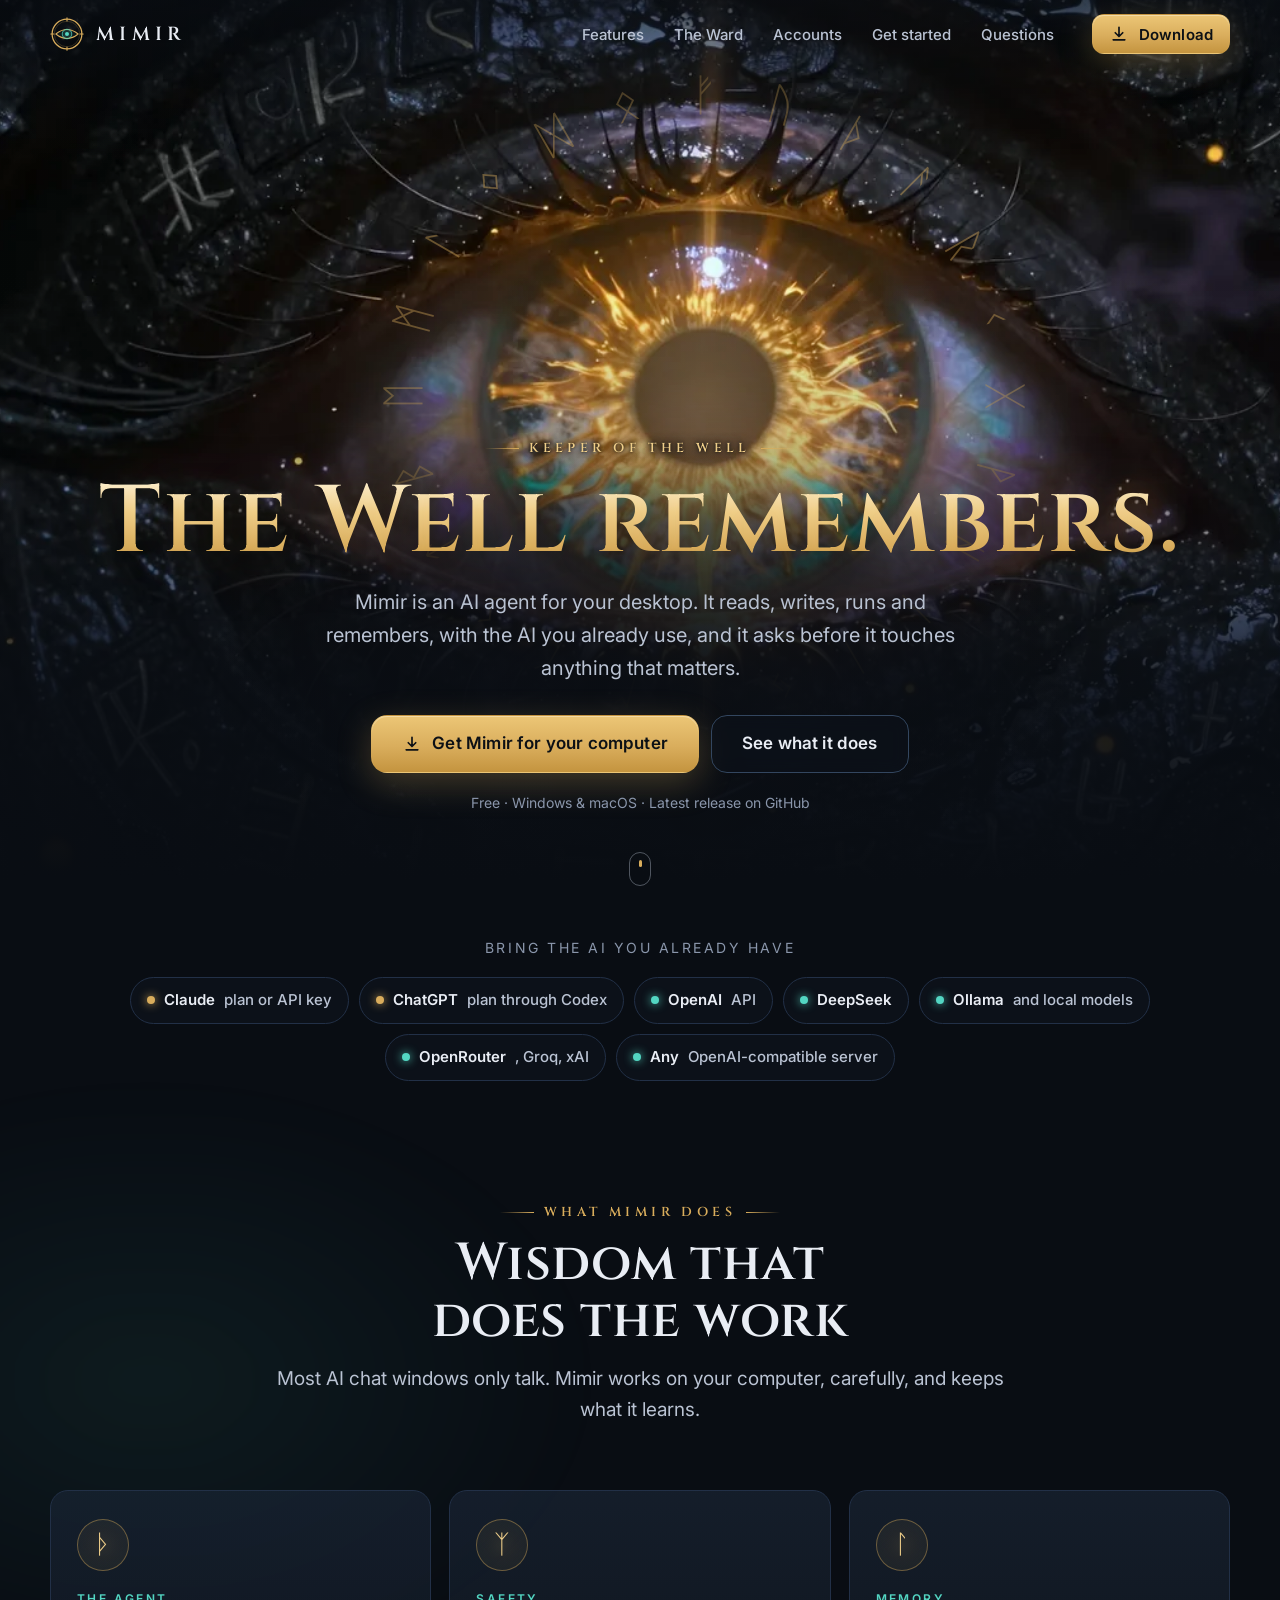
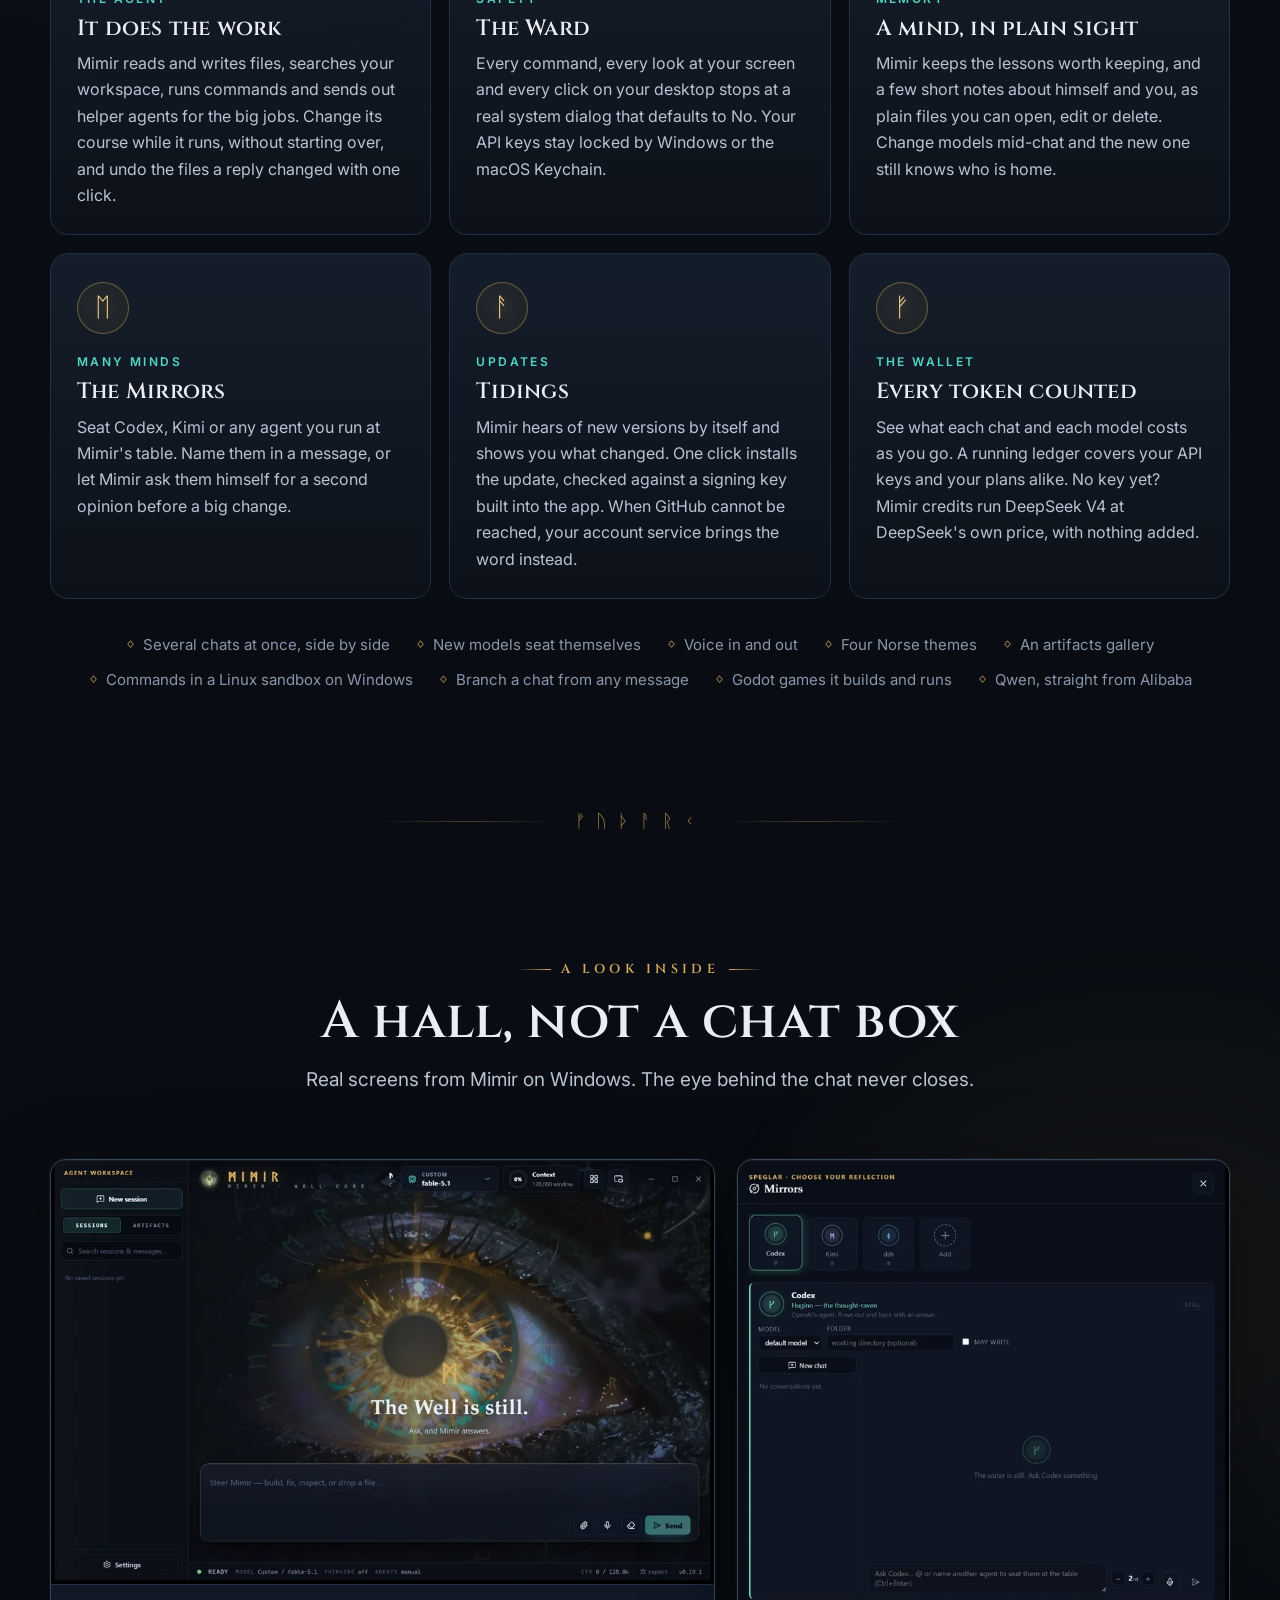
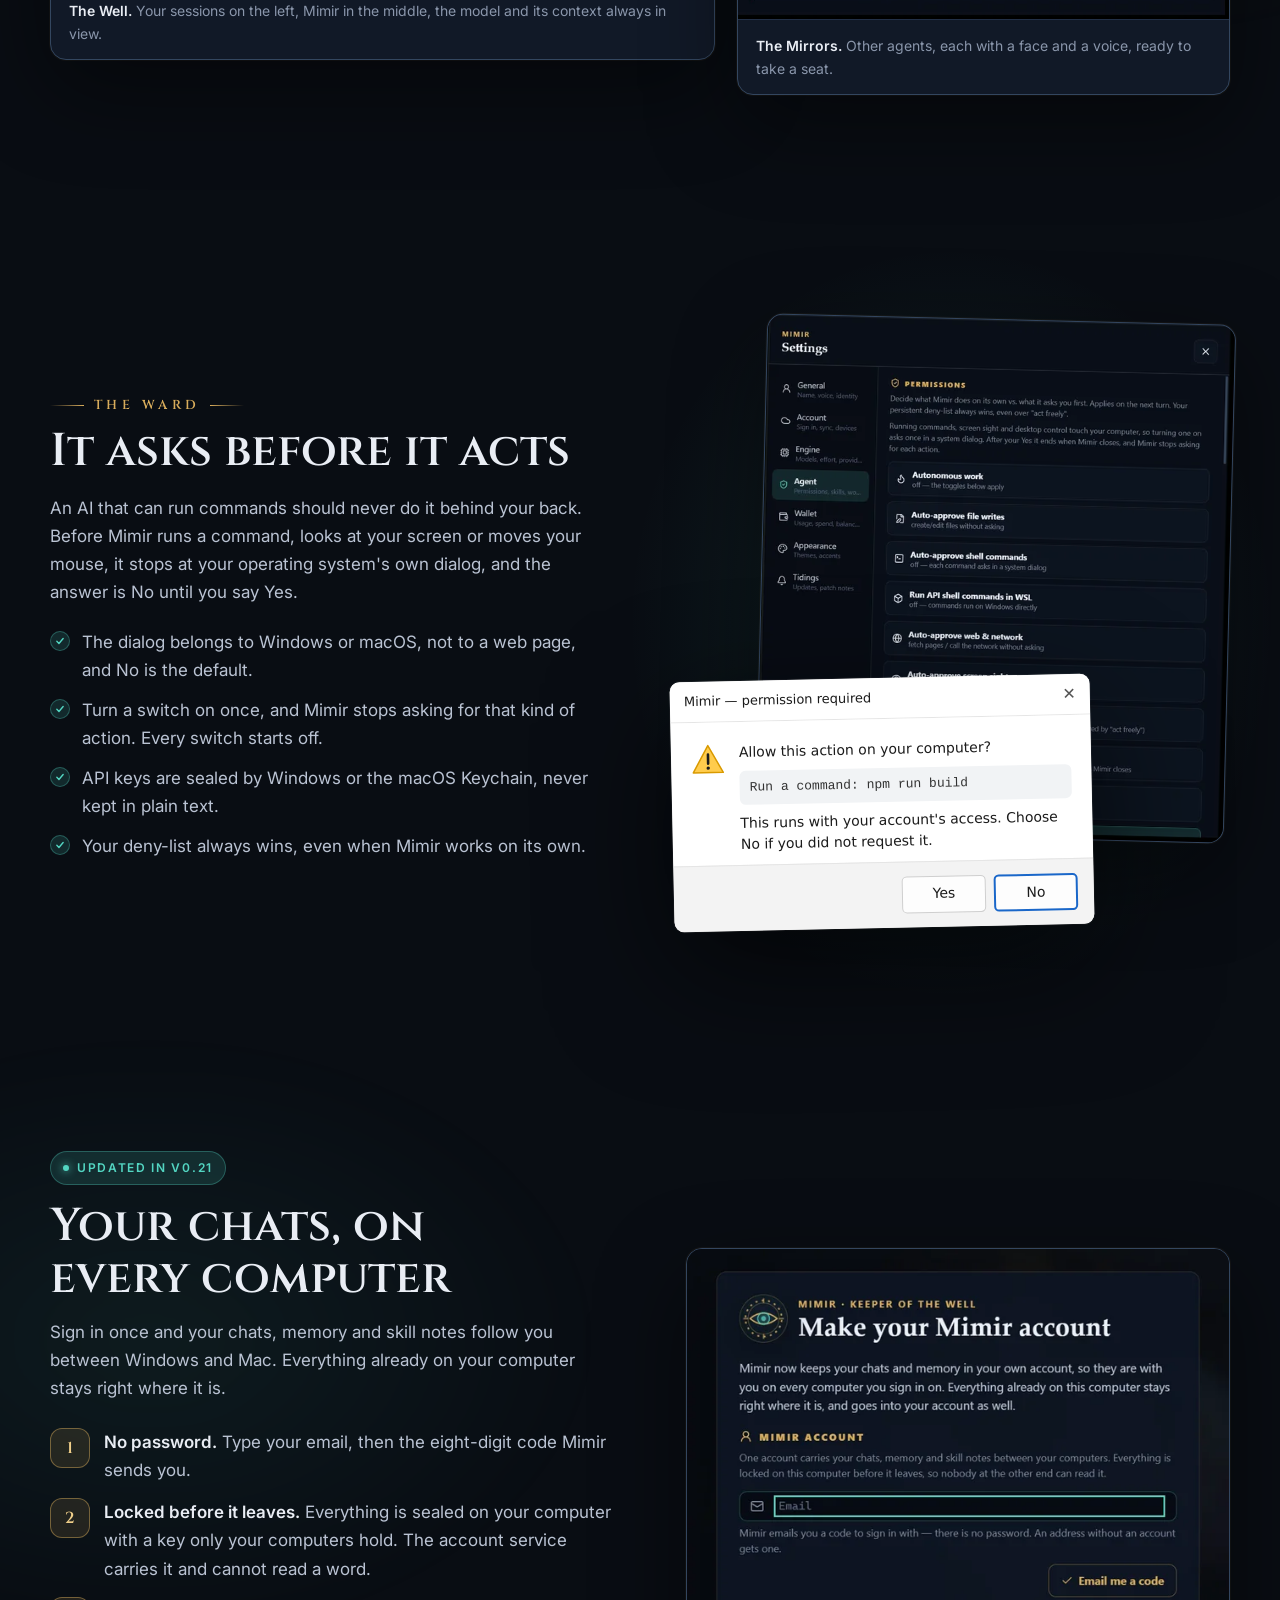
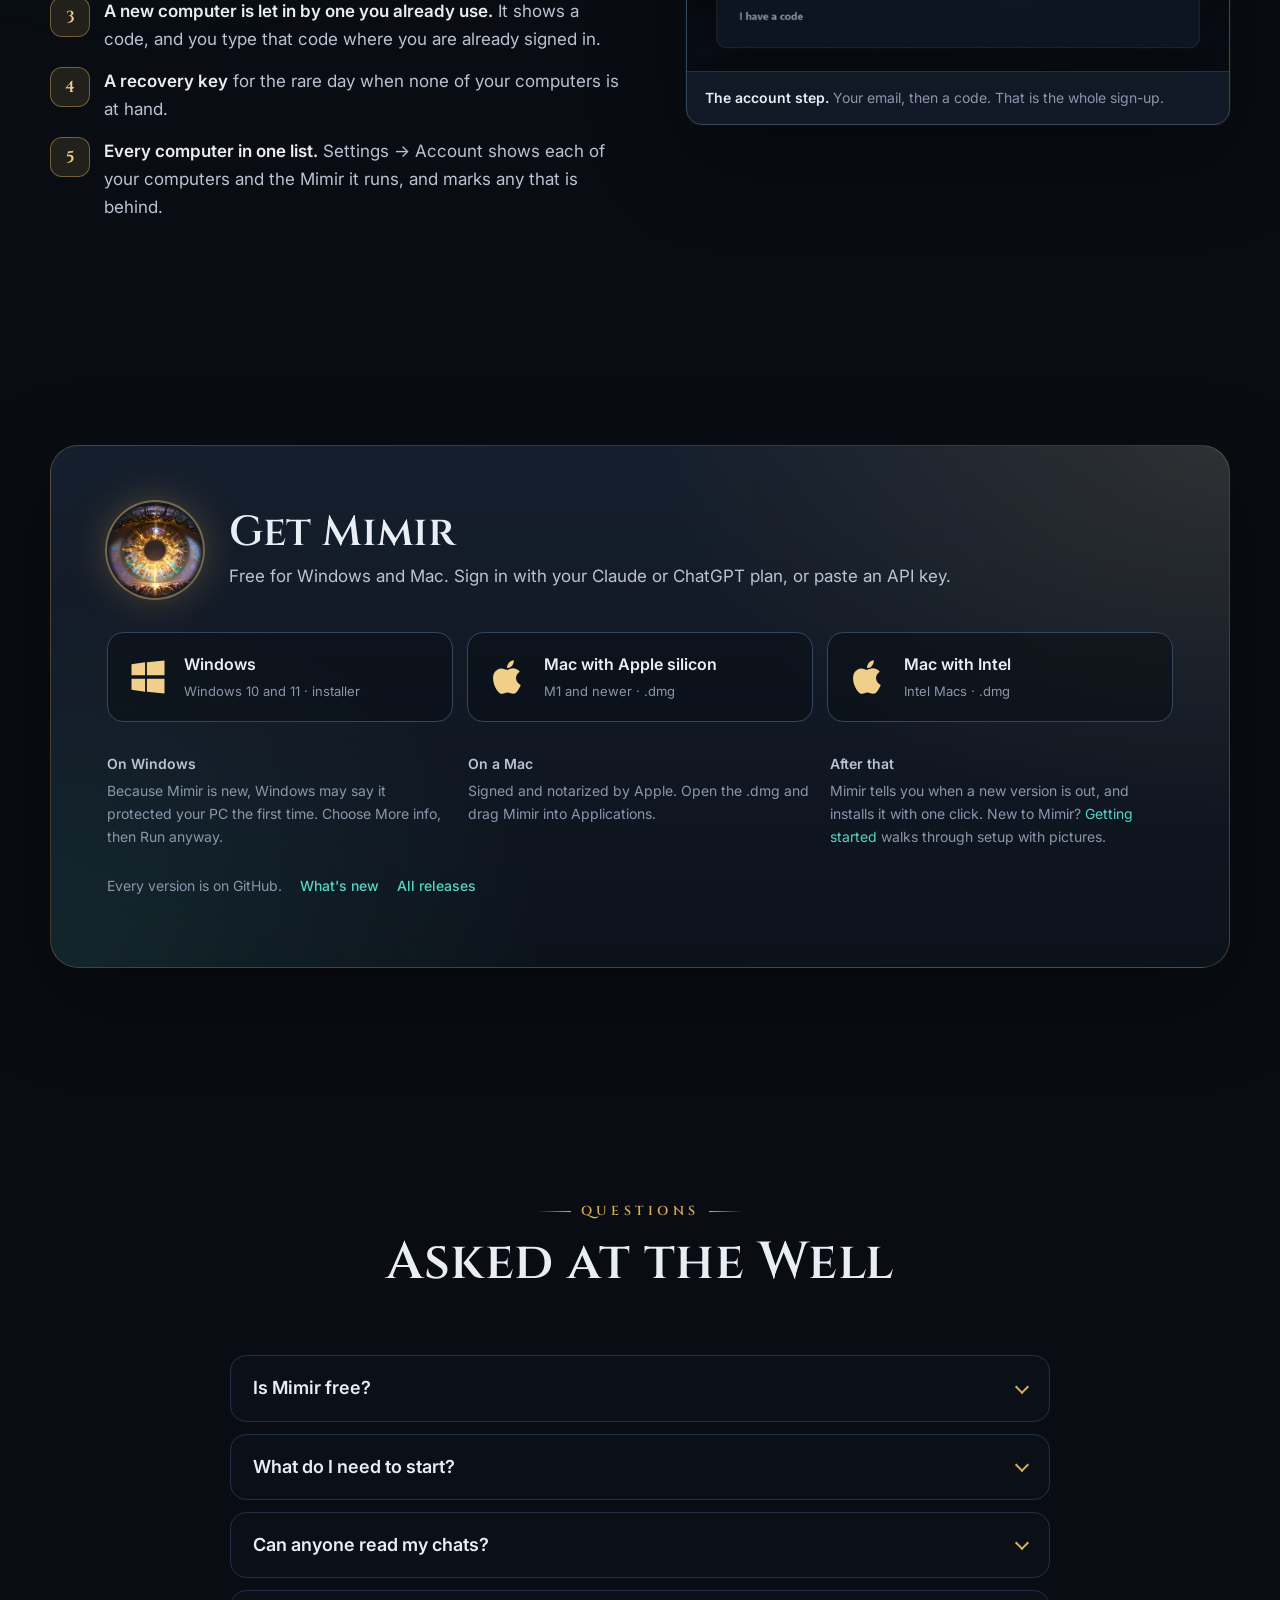
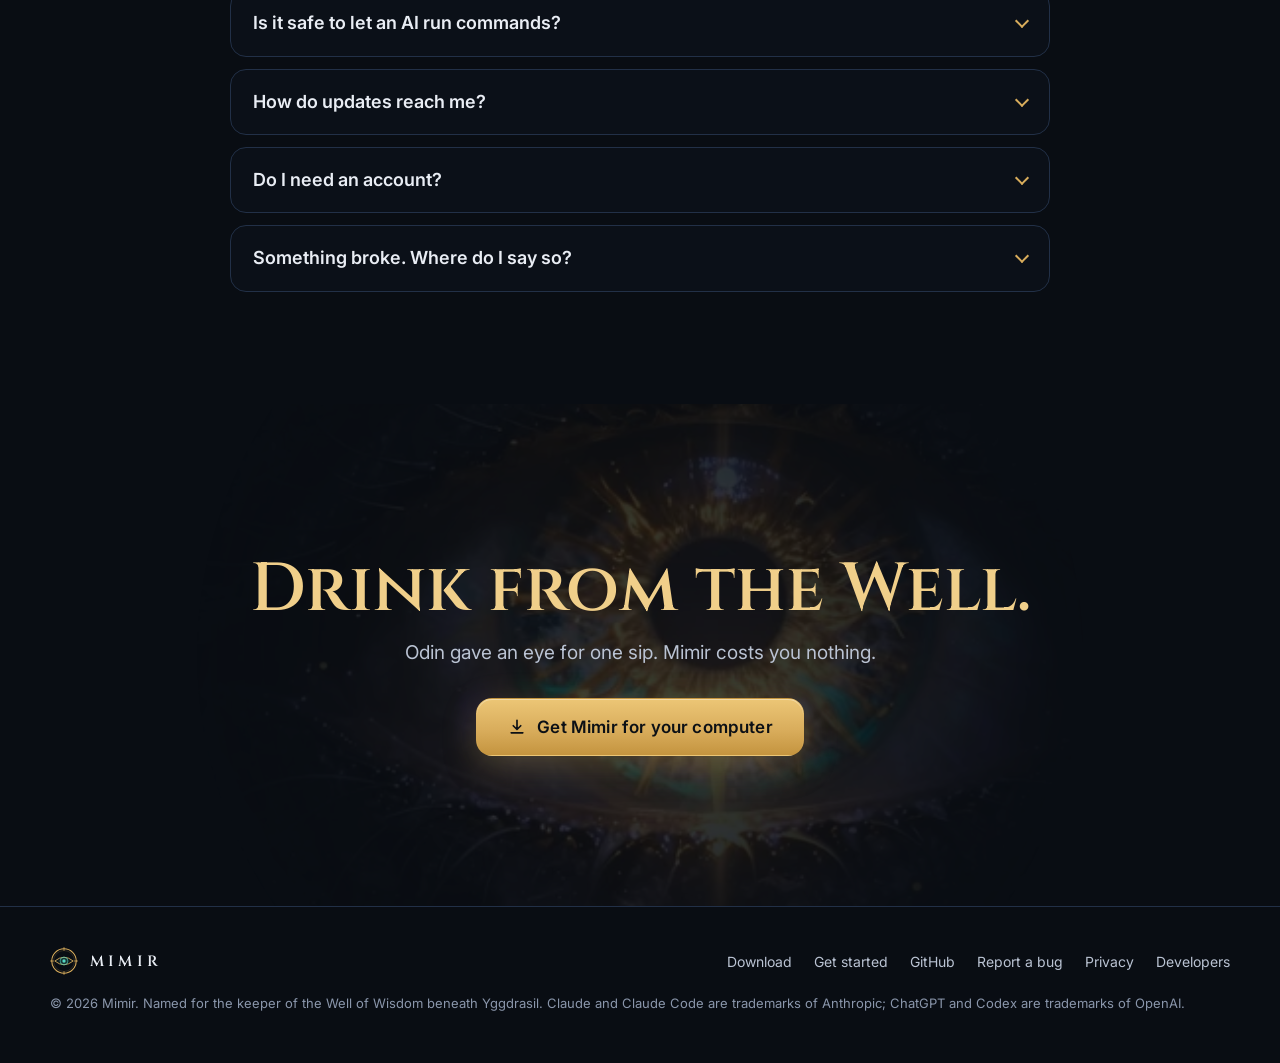
<file: index.html>
<!doctype html>
<html lang="en">
<head>
  <meta charset="utf-8">
  <meta name="viewport" content="width=device-width, initial-scale=1, viewport-fit=cover">
  <title>Mimir · The Well remembers</title>
  <meta name="description" content="Mimir is a free AI agent for Windows and Mac. Use the Claude or ChatGPT plan you already have, or an API key. Mimir reads, writes, runs and remembers, and asks before it touches your computer.">
  <meta name="theme-color" content="#090d13">
  <link rel="canonical" href="https://wellmimir.com/">

  <meta property="og:type" content="website">
  <meta property="og:site_name" content="Mimir">
  <meta property="og:title" content="Mimir · The Well remembers">
  <meta property="og:description" content="A free AI agent for Windows and Mac that reads, writes, runs and remembers, and asks before it touches your computer.">
  <meta property="og:url" content="https://wellmimir.com/">
  <meta property="og:image" content="https://wellmimir.com/assets/img/og-card.jpg">
  <meta property="og:image:width" content="1200">
  <meta property="og:image:height" content="630">
  <meta property="og:image:alt" content="Mimir's golden eye with the words: Mimir, the Well remembers.">
  <meta name="twitter:card" content="summary_large_image">

  <link rel="icon" href="/favicon.ico" sizes="any">
  <link rel="icon" type="image/png" sizes="32x32" href="/assets/img/favicon-32.png">
  <link rel="apple-touch-icon" href="/assets/img/apple-touch-icon.png">
  <link rel="manifest" href="/site.webmanifest">

  <link rel="preconnect" href="https://fonts.googleapis.com">
  <link rel="preconnect" href="https://fonts.gstatic.com" crossorigin>
  <link rel="stylesheet" href="https://fonts.googleapis.com/css2?family=Cinzel:wght@500;600;700&family=Cormorant+Garamond:ital,wght@0,500;1,500&family=Inter:wght@400;500;600&display=swap">
  <link rel="preload" as="image" href="/assets/img/well-1280.webp" imagesrcset="/assets/img/well-800.webp 800w, /assets/img/well-1280.webp 1280w, /assets/img/well-1792.webp 1792w" imagesizes="100vw">
  <link rel="stylesheet" href="/assets/css/site.css">
  <script>document.documentElement.classList.add('js');</script>
</head>
<body>
  <a class="skip" href="#main">Skip to content</a>

  <svg width="0" height="0" style="position:absolute" aria-hidden="true">
    <defs>
      <symbol id="logo" viewBox="0 0 64 64">
        <circle cx="32" cy="32" r="28" fill="none" stroke="#d9ad5c" stroke-width="2.4"/>
        <circle cx="32" cy="32" r="24" fill="none" stroke="#d9ad5c" stroke-width="0.8" stroke-opacity="0.5"/>
        <path d="M11 32 Q 32 15 53 32 Q 32 49 11 32 Z" fill="#53d6c2" fill-opacity="0.06" stroke="#d9ad5c" stroke-width="2" stroke-linejoin="round"/>
        <circle cx="32" cy="32" r="9" fill="#53d6c2" fill-opacity="0.14" stroke="#53d6c2" stroke-width="1.6" stroke-opacity="0.9"/>
        <circle class="logo-pupil" cx="32" cy="32" r="3.8" fill="#53d6c2"/>
        <path d="M32 1.5v6M32 56.5v6M1.5 32h6M56.5 32h6" fill="none" stroke="#d9ad5c" stroke-width="2" stroke-linecap="round"/>
      </symbol>
      <symbol id="i-windows" viewBox="0 0 24 24"><path fill="currentColor" d="M3 5.1 10.4 4v7.1H3V5.1Zm0 13.8V12.9h7.4V20L3 18.9Zm8.4 1.2v-7.2H21V21l-9.6-.9Zm0-9V3.9L21 3v8.1h-9.6Z"/></symbol>
      <symbol id="i-apple" viewBox="0 0 24 24"><path fill="currentColor" d="M16.4 12.6c0-2.3 1.9-3.4 2-3.5-1.1-1.6-2.8-1.8-3.4-1.8-1.4-.2-2.8.8-3.5.8-.7 0-1.9-.8-3.1-.8-1.6 0-3 .9-3.8 2.3-1.6 2.8-.4 7 1.2 9.3.8 1.1 1.7 2.4 2.9 2.3 1.2 0 1.6-.7 3-.7s1.8.7 3.1.7c1.3 0 2.1-1.1 2.8-2.3.9-1.3 1.3-2.6 1.3-2.6s-2.5-1-2.5-3.7ZM14.2 5.8c.6-.8 1.1-1.9 1-3-.9 0-2.1.6-2.7 1.4-.6.7-1.1 1.8-1 2.9 1 .1 2.1-.5 2.7-1.3Z"/></symbol>
      <symbol id="i-down" viewBox="0 0 24 24"><path fill="none" stroke="currentColor" stroke-width="2" stroke-linecap="round" stroke-linejoin="round" d="M12 4v11m0 0 4.5-4.5M12 15l-4.5-4.5M5 19h14"/></symbol>
    </defs>
  </svg>

  <header class="site-header" id="top">
    <nav class="nav wrap" aria-label="Main">
      <a class="brand" href="#top" aria-label="Mimir, back to top">
        <svg class="logo" aria-hidden="true"><use href="#logo"/></svg>
        <span class="brand-name">MIMIR</span>
      </a>
      <button class="menu-toggle" type="button" aria-expanded="false" aria-controls="nav-links" aria-label="Menu"><span></span></button>
      <ul class="nav-links" id="nav-links">
        <li><a href="#features">Features</a></li>
        <li><a href="#ward">The Ward</a></li>
        <li><a href="#accounts">Accounts</a></li>
        <li><a href="/start/">Get started</a></li>
        <li><a href="#faq">Questions</a></li>
      </ul>
      <a class="btn btn-gold btn-small btn-nav" href="#download">
        <svg aria-hidden="true"><use href="#i-down"/></svg>Download
      </a>
    </nav>
  </header>

  <main id="main">
    <section class="hero" aria-labelledby="hero-title">
      <picture class="hero-art">
        <source type="image/webp" srcset="/assets/img/well-800.webp 800w, /assets/img/well-1280.webp 1280w, /assets/img/well-1792.webp 1792w" sizes="100vw">
        <img src="/assets/img/well-1792.jpg" alt="" width="1792" height="1024" fetchpriority="high" decoding="async">
      </picture>
      <div class="iris-glow" aria-hidden="true"></div>
      <div class="iris-ring" aria-hidden="true">
        <svg viewBox="0 0 64 64" id="rune-ring"></svg>
      </div>

      <div class="hero-content wrap">
        <span class="eyebrow">Keeper of the Well</span>
        <h1 id="hero-title">The Well remembers.</h1>
        <p class="lede">Mimir is an AI agent for your desktop. It reads, writes, runs and remembers, with the AI you already use, and it asks before it touches anything that matters.</p>
        <div class="hero-actions">
          <a class="btn btn-gold btn-large" href="#download" data-primary-download>
            <svg aria-hidden="true"><use href="#i-down"/></svg><span data-primary-label>Download Mimir</span>
          </a>
          <a class="btn btn-ghost btn-large" href="#features">See what it does</a>
        </div>
        <p class="hero-meta">Free · Windows &amp; macOS · <span data-release-short>Latest release on GitHub</span></p>
      </div>
      <a class="scroll-cue" href="#features" aria-label="Scroll to features"></a>
    </section>

    <section class="providers" aria-label="AI you can use">
      <div class="wrap">
        <p>Bring the AI you already have</p>
        <ul class="chips">
          <li><span class="dot gold"></span><b>Claude</b> plan or API key</li>
          <li><span class="dot gold"></span><b>ChatGPT</b> plan through Codex</li>
          <li><span class="dot"></span><b>OpenAI</b> API</li>
          <li><span class="dot"></span><b>DeepSeek</b></li>
          <li><span class="dot"></span><b>Ollama</b> and local models</li>
          <li><span class="dot"></span><b>OpenRouter</b>, Groq, xAI</li>
          <li><span class="dot"></span><b>Any</b> OpenAI-compatible server</li>
        </ul>
      </div>
    </section>

    <section class="section glow-a" id="features" aria-labelledby="features-title">
      <div class="wrap">
        <div class="section-head reveal">
          <span class="eyebrow">What Mimir does</span>
          <h2 id="features-title">Wisdom that does the work</h2>
          <p>Most AI chat windows only talk. Mimir works on your computer, carefully, and keeps what it learns.</p>
        </div>

        <div class="cards">
          <article class="card reveal">
            <div class="rune" aria-hidden="true">ᚦ</div>
            <span class="kicker">The agent</span>
            <h3>It does the work</h3>
            <p>Mimir reads and writes files, searches your workspace, runs commands and sends out helper agents for the big jobs. Change its course while it runs, without starting over, and undo the files a reply changed with one click.</p>
          </article>
          <article class="card reveal d1">
            <div class="rune" aria-hidden="true">ᛉ</div>
            <span class="kicker">Safety</span>
            <h3>The Ward</h3>
            <p>Every command, every look at your screen and every click on your desktop stops at a real system dialog that defaults to No. Your API keys stay locked by Windows or the macOS Keychain.</p>
          </article>
          <article class="card reveal d2">
            <div class="rune" aria-hidden="true">ᛚ</div>
            <span class="kicker">Memory</span>
            <h3>A mind, in plain sight</h3>
            <p>Mimir keeps the lessons worth keeping, and a few short notes about himself and you, as plain files you can open, edit or delete. Change models mid-chat and the new one still knows who is home.</p>
          </article>
          <article class="card reveal">
            <div class="rune" aria-hidden="true">ᛖ</div>
            <span class="kicker">Many minds</span>
            <h3>The Mirrors</h3>
            <p>Seat Codex, Kimi or any agent you run at Mimir's table. Name them in a message, or let Mimir ask them himself for a second opinion before a big change.</p>
          </article>
          <article class="card reveal d1">
            <div class="rune" aria-hidden="true">ᚨ</div>
            <span class="kicker">Updates</span>
            <h3>Tidings</h3>
            <p>Mimir hears of new versions by itself and shows you what changed. One click installs the update, checked against a signing key built into the app. When GitHub cannot be reached, your account service brings the word instead.</p>
          </article>
          <article class="card reveal d2">
            <div class="rune" aria-hidden="true">ᚠ</div>
            <span class="kicker">The wallet</span>
            <h3>Every token counted</h3>
            <p>See what each chat and each model costs as you go. A running ledger covers your API keys and your plans alike. No key yet? Mimir credits run DeepSeek V4 at DeepSeek's own price, with nothing added.</p>
          </article>
        </div>

        <ul class="extras reveal" aria-label="And more">
          <li>Several chats at once, side by side</li>
          <li>New models seat themselves</li>
          <li>Voice in and out</li>
          <li>Four Norse themes</li>
          <li>An artifacts gallery</li>
          <li>Commands in a Linux sandbox on Windows</li>
          <li>Branch a chat from any message</li>
          <li>Godot games it builds and runs</li>
          <li>Qwen, straight from Alibaba</li>
        </ul>
      </div>
    </section>

    <div class="rune-rule" aria-hidden="true">ᚠᚢᚦᚨᚱᚲ</div>

    <section class="section glow-b" aria-labelledby="look-title">
      <div class="wrap">
        <div class="section-head reveal">
          <span class="eyebrow">A look inside</span>
          <h2 id="look-title">A hall, not a chat box</h2>
          <p>Real screens from Mimir on Windows. The eye behind the chat never closes.</p>
        </div>
        <div class="showcase">
          <figure class="shot reveal">
            <img src="/assets/img/shot-stage-1600.webp" srcset="/assets/img/shot-stage-960.webp 960w, /assets/img/shot-stage-1600.webp 1600w" sizes="(max-width: 1020px) 100vw, 680px" width="1600" height="1024" loading="lazy" decoding="async" alt="Mimir's main window: a list of sessions on the left, a golden eye filling the middle with the words The Well is still, and a message box at the bottom.">
            <figcaption><b>The Well.</b> Your sessions on the left, Mimir in the middle, the model and its context always in view.</figcaption>
          </figure>
          <div class="showcase-side">
            <figure class="shot reveal d1">
              <img src="/assets/img/shot-mirrors-1100.webp" srcset="/assets/img/shot-mirrors-700.webp 700w, /assets/img/shot-mirrors-1100.webp 1100w" sizes="(max-width: 1020px) 100vw, 460px" width="1100" height="1028" loading="lazy" decoding="async" alt="The Mirrors panel with Codex, Kimi and dsh as reflections, each with its own rune and colour, and a box to ask them.">
              <figcaption><b>The Mirrors.</b> Other agents, each with a face and a voice, ready to take a seat.</figcaption>
            </figure>
          </div>
        </div>
      </div>
    </section>

    <section class="section" id="ward" aria-labelledby="ward-title">
      <div class="wrap ward">
        <div class="reveal">
          <span class="eyebrow">The Ward</span>
          <h2 id="ward-title">It asks before it acts</h2>
          <p>An AI that can run commands should never do it behind your back. Before Mimir runs a command, looks at your screen or moves your mouse, it stops at your operating system's own dialog, and the answer is No until you say Yes.</p>
          <ul class="ticks">
            <li>The dialog belongs to Windows or macOS, not to a web page, and No is the default.</li>
            <li>Turn a switch on once, and Mimir stops asking for that kind of action. Every switch starts off.</li>
            <li>API keys are sealed by Windows or the macOS Keychain, never kept in plain text.</li>
            <li>Your deny-list always wins, even when Mimir works on its own.</li>
          </ul>
        </div>
        <div class="ward-art reveal d1">
          <figure class="shot ward-shot">
            <img src="/assets/img/shot-ward-900.webp" srcset="/assets/img/shot-ward-600.webp 600w, /assets/img/shot-ward-900.webp 900w" sizes="(max-width: 860px) 100vw, 520px" width="900" height="995" loading="lazy" decoding="async" alt="Mimir's Permissions settings: autonomous work, file writes, shell commands, web access, screen sight and desktop control, each switched off and each asking first.">
          </figure>
          <div class="dialog-mock" role="img" aria-label="A Windows dialog titled Mimir, permission required, asking: Allow this action on your computer? It shows the command npm run build, and has Yes and No buttons, with No as the default.">
            <div class="bar"><span>Mimir — permission required</span><span aria-hidden="true">✕</span></div>
            <div class="body">
              <svg class="warn" viewBox="0 0 34 34" aria-hidden="true"><path d="M17 3 32 30H2L17 3Z" fill="#ffcc4d" stroke="#d99a00" stroke-width="1.5" stroke-linejoin="round"/><path d="M17 12v9" stroke="#1b1b1b" stroke-width="2.6" stroke-linecap="round"/><circle cx="17" cy="25.5" r="1.7" fill="#1b1b1b"/></svg>
              <div>
                Allow this action on your computer?
                <code class="cmd">Run a command: npm run build</code>
                <span style="display:block;margin-top:8px">This runs with your account's access. Choose No if you did not request it.</span>
              </div>
            </div>
            <div class="buttons"><span>Yes</span><span class="default">No</span></div>
          </div>
        </div>
      </div>
    </section>

    <section class="section glow-a" id="accounts" aria-labelledby="accounts-title">
      <div class="wrap accounts">
        <div class="reveal">
          <span class="badge">Updated in v0.21</span>
          <h2 id="accounts-title">Your chats, on every computer</h2>
          <p>Sign in once and your chats, memory and skill notes follow you between Windows and Mac. Everything already on your computer stays right where it is.</p>
          <ol class="steps">
            <li><span><b>No password.</b> Type your email, then the eight-digit code Mimir sends you.</span></li>
            <li><span><b>Locked before it leaves.</b> Everything is sealed on your computer with a key only your computers hold. The account service carries it and cannot read a word.</span></li>
            <li><span><b>A new computer is let in by one you already use.</b> It shows a code, and you type that code where you are already signed in.</span></li>
            <li><span><b>A recovery key</b> for the rare day when none of your computers is at hand.</span></li>
            <li><span><b>Every computer in one list.</b> Settings → Account shows each of your computers and the Mimir it runs, and marks any that is behind.</span></li>
          </ol>
        </div>
        <figure class="shot reveal d1">
          <img src="/assets/img/shot-account-942.webp" srcset="/assets/img/shot-account-640.webp 640w, /assets/img/shot-account-942.webp 942w" sizes="(max-width: 860px) 100vw, 540px" width="942" height="735" loading="lazy" decoding="async" alt="Mimir's account step: Make your Mimir account, with an email box and an Email me a code button.">
          <figcaption><b>The account step.</b> Your email, then a code. That is the whole sign-up.</figcaption>
        </figure>
      </div>
    </section>

    <section class="section" id="download" aria-labelledby="download-title">
      <div class="wrap">
        <div class="download-panel reveal">
          <div class="download-top">
            <picture>
              <source type="image/webp" srcset="/assets/img/eye-128.webp 1x, /assets/img/eye-256.webp 2x">
              <img src="/assets/img/eye-256.png" width="96" height="96" loading="lazy" decoding="async" alt="">
            </picture>
            <div>
              <h2 id="download-title">Get Mimir</h2>
              <p>Free for Windows and Mac. Sign in with your Claude or ChatGPT plan, or paste an API key.</p>
            </div>
          </div>

          <div class="platforms">
            <a class="platform" data-asset="windows" href="https://github.com/ZipEmUp-source/Mimir-releases/releases/latest">
              <svg aria-hidden="true"><use href="#i-windows"/></svg>
              <b>Windows</b>
              <small data-size>Windows 10 and 11 · installer</small>
            </a>
            <a class="platform" data-asset="mac-arm" href="https://github.com/ZipEmUp-source/Mimir-releases/releases/latest">
              <svg aria-hidden="true"><use href="#i-apple"/></svg>
              <b>Mac with Apple silicon</b>
              <small data-size>M1 and newer · .dmg</small>
            </a>
            <a class="platform" data-asset="mac-intel" href="https://github.com/ZipEmUp-source/Mimir-releases/releases/latest">
              <svg aria-hidden="true"><use href="#i-apple"/></svg>
              <b>Mac with Intel</b>
              <small data-size>Intel Macs · .dmg</small>
            </a>
          </div>

          <div class="download-notes">
            <p><b>On Windows</b>Because Mimir is new, Windows may say it protected your PC the first time. Choose More info, then Run anyway.</p>
            <p><b>On a Mac</b>Signed and notarized by Apple. Open the .dmg and drag Mimir into Applications.</p>
            <p><b>After that</b>Mimir tells you when a new version is out, and installs it with one click. New to Mimir? <a href="/start/">Getting started</a> walks through setup with pictures.</p>
          </div>

          <p class="version-line">
            <span data-release-long>Every version is on GitHub.</span>
            <a href="https://github.com/ZipEmUp-source/Mimir-releases/releases/latest" data-release-notes>What's new</a>
            <a href="https://github.com/ZipEmUp-source/Mimir-releases/releases">All releases</a>
            <a href="https://github.com/ZipEmUp-source/Mimir-releases/releases/latest" data-asset="windows-msi" hidden>Windows .msi</a>
          </p>

          <details class="checksums" data-checksums hidden>
            <summary>Check your download</summary>
            <p>Each file's SHA-256, as GitHub recorded it when the release was built. Compare it with the file you got: on Windows, <code>Get-FileHash .\Downloads\&lt;file&gt;</code> in PowerShell; on a Mac, <code>shasum -a 256 ~/Downloads/&lt;file&gt;</code> in Terminal. They must match.</p>
            <dl data-checksum-list></dl>
          </details>
        </div>
      </div>
    </section>

    <section class="section" id="faq" aria-labelledby="faq-title">
      <div class="wrap">
        <div class="section-head reveal">
          <span class="eyebrow">Questions</span>
          <h2 id="faq-title">Asked at the Well</h2>
        </div>
        <div class="faq reveal">
          <details>
            <summary>Is Mimir free?</summary>
            <div class="answer"><p>Yes. Mimir is free to download and use. You pay your AI provider directly, use the Claude or ChatGPT plan you already have, or use Mimir credits.</p><p>Your first account on a computer starts with 1,000 free credits, which is a dollar of DeepSeek V4 usage. Credits cost exactly what DeepSeek charges, half price outside its peak hours. Settings → Wallet shows what is left.</p></div>
          </details>
          <details>
            <summary>What do I need to start?</summary>
            <div class="answer">
              <p>A Windows 10 or 11 PC, or a Mac. Then one way to reach an AI:</p>
              <p>a Claude plan through the official Claude Code app, a ChatGPT plan through the official Codex app, Mimir credits on your Mimir account, an API key from Anthropic, OpenAI, DeepSeek, Qwen or OpenRouter, or a model you run yourself with Ollama or any OpenAI-compatible server.</p>
            </div>
          </details>
          <details>
            <summary>Can anyone read my chats?</summary>
            <div class="answer">
              <p>Your chats live on your computer, and your messages go straight from your computer to the AI provider you picked.</p>
              <p>With a Mimir account, what syncs between your computers is sealed on your computer first. The account service stores it but cannot read it.</p>
            </div>
          </details>
          <details>
            <summary>Is it safe to let an AI run commands?</summary>
            <div class="answer"><p>Mimir asks first. Commands, looks at your screen and control of your mouse and keyboard each stop at a system dialog that defaults to No, and every one of those switches starts off.</p></div>
          </details>
          <details>
            <summary>How do updates reach me?</summary>
            <div class="answer">
              <p>Mimir checks for a new version a few seconds after it starts, then every six hours. When one is out, a gold pill lights up in the status bar with the release notes and an Install button.</p>
              <p>It asks GitHub and your account service at the same time, so the word still arrives when GitHub is busy. Settings → Account shows which Mimir each of your computers runs.</p>
            </div>
          </details>
          <details>
            <summary>Do I need an account?</summary>
            <div class="answer">
              <p>Yes. Mimir asks you to make a free account the first time it opens: your email and a code, no password. The account is what carries your chats between computers.</p>
              <p>If the account service ever cannot be reached, Mimir lets you in anyway and asks again the next time it opens.</p>
            </div>
          </details>
          <details>
            <summary>Something broke. Where do I say so?</summary>
            <div class="answer"><p>Please tell us: every report helps Mimir grow. Press <b>report</b> at the bottom right of Mimir's window and say in a sentence what happened; signed in, it reaches us with names and paths taken out. Mimir can also send its own error reports every five minutes (Settings → Tidings). Or open an issue on <a href="https://github.com/ZipEmUp-source/Mimir-releases/issues">GitHub</a> and say what you did and what you saw. A screenshot helps.</p></div>
          </details>
        </div>
      </div>
    </section>

    <section class="final" aria-labelledby="final-title">
      <div class="wrap reveal">
        <h2 id="final-title">Drink from the Well.</h2>
        <p>Odin gave an eye for one sip. Mimir costs you nothing.</p>
        <a class="btn btn-gold btn-large" href="#download" data-primary-download>
          <svg aria-hidden="true"><use href="#i-down"/></svg><span data-primary-label>Download Mimir</span>
        </a>
      </div>
    </section>
  </main>

  <footer class="site-footer">
    <div class="wrap">
      <div class="footer-row">
        <a class="brand" href="#top">
          <svg class="logo" aria-hidden="true"><use href="#logo"/></svg>
          <span class="brand-name">MIMIR</span>
        </a>
        <ul class="footer-links">
          <li><a href="#download">Download</a></li>
          <li><a href="/start/">Get started</a></li>
          <li><a href="https://github.com/ZipEmUp-source/Mimir-releases">GitHub</a></li>
          <li><a href="https://github.com/ZipEmUp-source/Mimir-releases/issues">Report a bug</a></li>
          <li><a href="/privacy.html">Privacy</a></li>
          <li><a href="/developer/" rel="nofollow">Developers</a></li>
        </ul>
      </div>
      <p class="fine">© <span data-year>2026</span> Mimir. Named for the keeper of the Well of Wisdom beneath Yggdrasil. Claude and Claude Code are trademarks of Anthropic; ChatGPT and Codex are trademarks of OpenAI.</p>
    </div>
  </footer>

  <script src="/assets/js/site.js" defer></script>
</body>
</html>
</file>
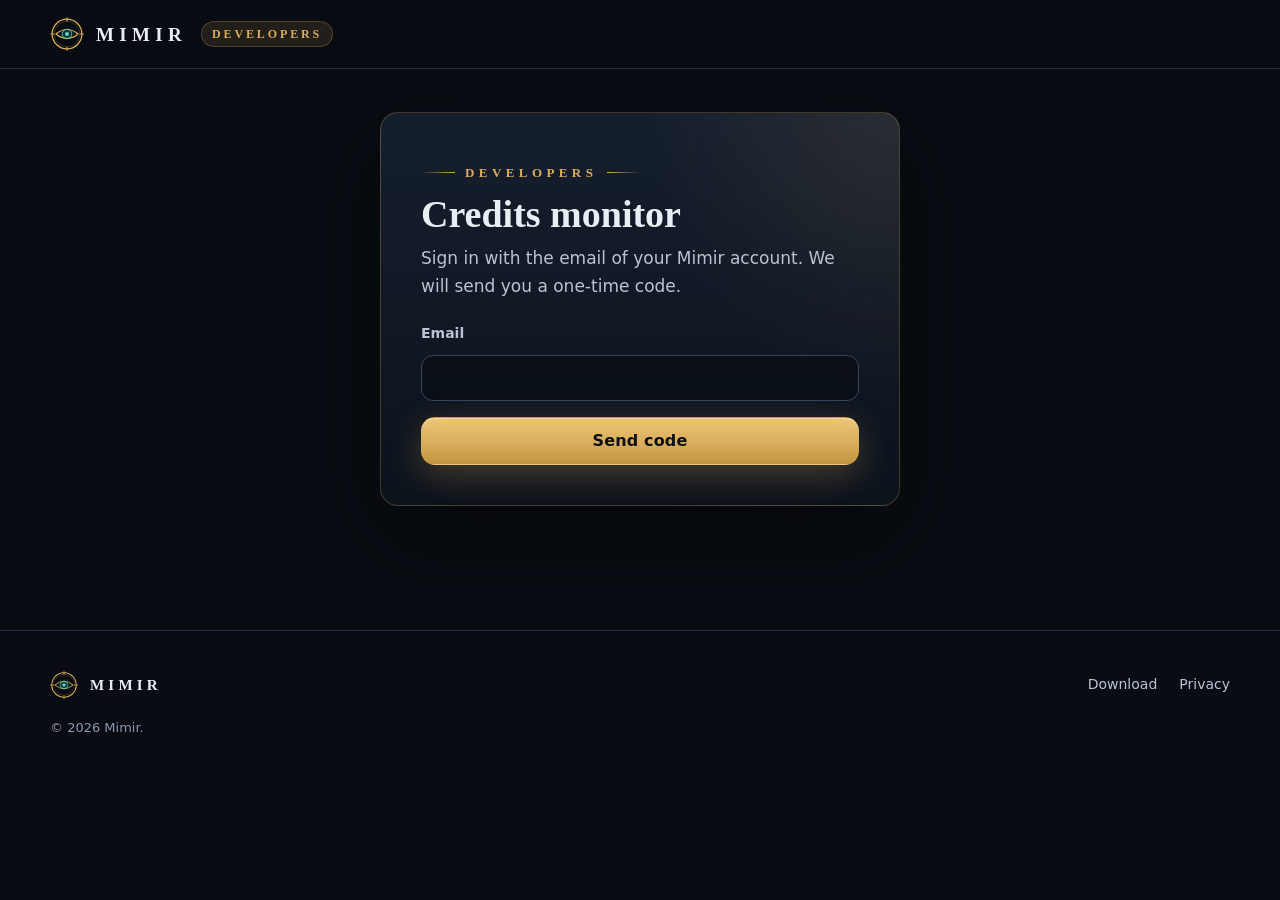
<file: developer/index.html>
<!doctype html>
<html lang="en">
<head>
  <meta charset="utf-8">
  <meta name="viewport" content="width=device-width, initial-scale=1, viewport-fit=cover">
  <title>Developers · Mimir</title>
  <meta name="description" content="Mimir credits monitor, bug reports and messages, for Mimir's developers.">
  <meta name="robots" content="noindex, nofollow">
  <meta name="referrer" content="no-referrer">
  <meta http-equiv="Content-Security-Policy" content="default-src 'none'; script-src 'self'; style-src 'self' https://fonts.googleapis.com; font-src https://fonts.gstatic.com; img-src 'self' data:; connect-src https://ujeqidiltvghvhawbrag.supabase.co; manifest-src 'self'; base-uri 'none'; form-action 'none'; object-src 'none'">
  <meta name="theme-color" content="#090d13">
  <link rel="icon" href="/favicon.ico" sizes="any">
  <link rel="apple-touch-icon" href="/assets/img/apple-touch-icon.png">
  <link rel="preconnect" href="https://fonts.googleapis.com">
  <link rel="preconnect" href="https://fonts.gstatic.com" crossorigin>
  <link rel="stylesheet" href="https://fonts.googleapis.com/css2?family=Cinzel:wght@500;600;700&family=Inter:wght@400;500;600&display=swap">
  <link rel="stylesheet" href="/assets/css/site.css">
  <link rel="stylesheet" href="/assets/css/developer.css">
</head>
<body class="dev">
  <a class="skip" href="#main">Skip to content</a>
  <svg class="svg-defs" width="0" height="0" aria-hidden="true">
    <defs>
      <symbol id="logo" viewBox="0 0 64 64">
        <circle cx="32" cy="32" r="28" fill="none" stroke="#d9ad5c" stroke-width="2.4"/>
        <circle cx="32" cy="32" r="24" fill="none" stroke="#d9ad5c" stroke-width="0.8" stroke-opacity="0.5"/>
        <path d="M11 32 Q 32 15 53 32 Q 32 49 11 32 Z" fill="#53d6c2" fill-opacity="0.06" stroke="#d9ad5c" stroke-width="2" stroke-linejoin="round"/>
        <circle cx="32" cy="32" r="9" fill="#53d6c2" fill-opacity="0.14" stroke="#53d6c2" stroke-width="1.6" stroke-opacity="0.9"/>
        <circle cx="32" cy="32" r="3.8" fill="#53d6c2"/>
        <path d="M32 1.5v6M32 56.5v6M1.5 32h6M56.5 32h6" fill="none" stroke="#d9ad5c" stroke-width="2" stroke-linecap="round"/>
      </symbol>
    </defs>
  </svg>

  <header class="site-header is-solid">
    <nav class="nav wrap" aria-label="Main">
      <a class="brand" href="/" aria-label="Mimir home">
        <svg class="logo" aria-hidden="true"><use href="#logo"/></svg>
        <span class="brand-name">MIMIR</span>
      </a>
      <span class="dev-tag">Developers</span>
      <div class="dev-who" id="who" hidden>
        <span class="dev-email" id="who-email"></span>
        <button class="btn btn-ghost btn-small" type="button" id="sign-out">Sign out</button>
      </div>
    </nav>
  </header>

  <main id="main" class="page dev-page">
    <div class="wrap">
      <!-- Sign in: an emailed code, no password -->
      <section class="dev-card dev-signin" id="signin" hidden>
        <span class="eyebrow">Developers</span>
        <h1>Credits monitor</h1>
        <p class="dev-lede">Sign in with the email of your Mimir account. We will send you a one-time code.</p>

        <form id="email-form" class="dev-form" novalidate>
          <label for="email">Email</label>
          <input id="email" name="email" type="email" autocomplete="email" inputmode="email" required spellcheck="false">
          <button class="btn btn-gold" type="submit">Send code</button>
        </form>

        <form id="code-form" class="dev-form" novalidate hidden>
          <p class="dev-sent" id="code-sent"></p>
          <label for="code">Code</label>
          <input id="code" name="code" type="text" autocomplete="one-time-code" inputmode="numeric" maxlength="10" required spellcheck="false">
          <button class="btn btn-gold" type="submit">Sign in</button>
          <button class="dev-link" type="button" id="code-back">Use a different email</button>
        </form>

        <p class="dev-msg" id="signin-msg" role="alert" aria-live="assertive"></p>
      </section>

      <!-- The second lock: an authenticator app's code, after the emailed one -->
      <section class="dev-card dev-signin" id="mfa" hidden>
        <span class="eyebrow">Developers</span>
        <h1 id="mfa-title">Authenticator code</h1>
        <p class="dev-lede" id="mfa-text"></p>
        <div class="mfa-enrol" id="mfa-enrol" hidden>
          <img class="mfa-qr" id="mfa-qr" alt="QR code to scan with an authenticator app" width="200" height="200">
          <p class="dev-sent">Can't scan? Type this key into the app instead:</p>
          <code class="mfa-secret" id="mfa-secret"></code>
        </div>
        <form id="mfa-form" class="dev-form" novalidate>
          <label for="mfa-code">Six-digit code from the app</label>
          <input id="mfa-code" name="mfa-code" type="text" autocomplete="one-time-code" inputmode="numeric" maxlength="6" required spellcheck="false">
          <button class="btn btn-gold" type="submit" id="mfa-go">Confirm</button>
          <button class="dev-link" type="button" id="mfa-out">Sign out</button>
        </form>
        <p class="dev-msg" id="mfa-msg" role="alert" aria-live="assertive"></p>
      </section>

      <!-- Signed in, but this account may not see the monitor, or the monitor is missing -->
      <section class="dev-card dev-signin" id="blocked" hidden>
        <span class="eyebrow">Developers</span>
        <h1 id="blocked-title"></h1>
        <p class="dev-lede" id="blocked-text"></p>
        <div class="dev-actions">
          <button class="btn btn-ghost" type="button" id="blocked-retry">Try again</button>
          <button class="btn btn-gold" type="button" id="blocked-out">Sign out</button>
        </div>
      </section>

      <!-- The dashboard -->
      <section id="dash" hidden aria-labelledby="dash-title">
        <div class="dev-head">
          <div>
            <span class="eyebrow">Developers</span>
            <h1 id="dash-title">Mimir credits</h1>
            <p class="dev-updated" id="updated" aria-live="polite"></p>
          </div>
          <button class="btn btn-ghost btn-small" type="button" id="refresh">Refresh</button>
        </div>
        <p class="dev-msg" id="dash-msg" role="alert" aria-live="assertive"></p>

        <ul class="tiles" id="tiles" aria-label="Totals"></ul>

        <div class="dev-panel">
          <div class="panel-head">
            <h2>Last 30 days</h2>
            <ul class="legend" aria-hidden="true">
              <li><span class="key key-bar"></span>Credits spent</li>
              <li><span class="key key-line"></span>Active users</li>
            </ul>
          </div>
          <div class="chart" id="chart"></div>
        </div>

        <div class="dev-panel">
          <div class="panel-head">
            <h2>Users <span class="count" id="user-count"></span></h2>
            <div class="table-tools">
              <label class="sr-only" for="search">Search by email</label>
              <input id="search" type="search" placeholder="Search by email" spellcheck="false" autocomplete="off">
              <label class="sr-only" for="sort">Sort by</label>
              <select id="sort">
                <option value="active">Last active</option>
                <option value="balance">Balance</option>
                <option value="spent">Spent, 30 days</option>
              </select>
            </div>
          </div>
          <div class="table-scroll" tabindex="0" role="region" aria-label="Users">
            <table class="dev-table" id="users">
              <thead>
                <tr>
                  <th scope="col">Email</th>
                  <th scope="col" class="num">Balance</th>
                  <th scope="col" class="num">Spent 30d</th>
                  <th scope="col" class="num">Turns 30d</th>
                  <th scope="col">Last turn</th>
                  <th scope="col">Last model</th>
                  <th scope="col" class="num">Computers</th>
                  <th scope="col">Joined</th>
                </tr>
              </thead>
              <tbody></tbody>
            </table>
          </div>
          <p class="dev-note">A green dot means a turn in the last 24 hours. Pick a user to see their ledger.</p>
        </div>

        <div class="dev-panel" id="bugs-panel">
          <div class="panel-head">
            <h2>Bug reports <span class="count" id="bug-count"></span></h2>
            <div class="table-tools">
              <label class="sr-only" for="bug-status">Show</label>
              <select id="bug-status">
                <option value="new">Open</option>
                <option value="checked">Checked</option>
                <option value="fixed">Fixed</option>
                <option value="ignored">Ignored</option>
                <option value="">Every status</option>
              </select>
            </div>
          </div>
          <p class="dev-msg" id="bug-msg" role="status" aria-live="polite"></p>
          <ul class="bug-list" id="bugs" aria-label="Bug reports"></ul>
          <p class="dev-note">From people's "report" button and from Mimir's automatic error checker, scrubbed of names, emails, addresses and paths before they left the computer. An automatic report counts every time the same open error came in again. Mark each one once you have looked.</p>
        </div>

        <div class="dev-panel" id="messages-panel">
          <div class="panel-head">
            <h2>Messages <span class="count" id="msg-unread"></span></h2>
            <button class="btn btn-ghost btn-small" type="button" id="msg-everyone">Write to everyone</button>
          </div>
          <p class="dev-msg" id="msg-msg" role="status" aria-live="polite"></p>
          <ul class="threads" id="threads" aria-label="Conversations"></ul>
          <div class="broadcasts" id="broadcasts-box" hidden>
            <h3 class="sub-head">Sent to everyone</h3>
            <ul class="broadcasts-list" id="broadcasts"></ul>
          </div>
          <p class="dev-note">Free messages, no credits used. People read and answer them in Mimir: Settings → Account on the desktop, Settings → Messages on the phone. Pick a user in the table, or a conversation here, to write to one person.</p>
        </div>

        <div class="dev-panel" id="grant-panel">
          <div class="panel-head"><h2>Give credits</h2></div>
          <form id="grant-form" class="grant-form" novalidate>
            <div class="field">
              <label for="grant-email">Email</label>
              <input id="grant-email" type="email" required spellcheck="false" autocomplete="off">
            </div>
            <div class="field">
              <label for="grant-amount">Credits</label>
              <input id="grant-amount" type="number" step="1" required inputmode="numeric" placeholder="1000">
            </div>
            <div class="field field-wide">
              <label for="grant-note">Note</label>
              <input id="grant-note" type="text" maxlength="200" placeholder="Why, in a few words">
            </div>
            <button class="btn btn-gold" type="submit" id="grant-go">Give credits</button>
          </form>
          <p class="dev-note">1,000 credits = $1. A negative number takes credits back.</p>
          <div class="confirm" id="grant-confirm" hidden>
            <p id="grant-question"></p>
            <div class="dev-actions">
              <button class="btn btn-gold btn-small" type="button" id="grant-yes">Yes, send</button>
              <button class="btn btn-ghost btn-small" type="button" id="grant-no">Cancel</button>
            </div>
          </div>
          <p class="dev-msg" id="grant-msg" role="status" aria-live="polite"></p>
        </div>
      </section>

      <p class="dev-loading" id="loading">Loading…</p>
    </div>
  </main>

  <dialog class="ledger" id="ledger" aria-labelledby="ledger-title">
    <div class="ledger-head">
      <div>
        <span class="ledger-kicker">Ledger</span>
        <h2 id="ledger-title"></h2>
      </div>
      <button class="btn btn-ghost btn-small" type="button" id="ledger-close">Close</button>
    </div>
    <p class="dev-msg" id="ledger-msg" role="status" aria-live="polite"></p>
    <div class="table-scroll" tabindex="0" role="region" aria-label="Ledger entries">
      <table class="dev-table" id="ledger-table">
        <thead>
          <tr>
            <th scope="col">When</th>
            <th scope="col">Kind</th>
            <th scope="col" class="num">Credits</th>
            <th scope="col" class="num">Balance after</th>
            <th scope="col">Model</th>
            <th scope="col" class="num">Tokens in / cached / out</th>
            <th scope="col">Note</th>
          </tr>
        </thead>
        <tbody></tbody>
      </table>
    </div>
    <div class="dev-actions ledger-foot">
      <button class="btn btn-gold btn-small" type="button" id="ledger-give">Give credits to this user</button>
      <button class="btn btn-ghost btn-small" type="button" id="ledger-message">Message this user</button>
    </div>
  </dialog>

  <dialog class="ledger convo" id="convo" aria-labelledby="convo-title">
    <div class="ledger-head">
      <div>
        <span class="ledger-kicker" id="convo-kicker">Conversation</span>
        <h2 id="convo-title"></h2>
      </div>
      <button class="btn btn-ghost btn-small" type="button" id="convo-close">Close</button>
    </div>
    <ol class="convo-list" id="convo-list" aria-label="Messages"></ol>
    <form class="convo-form" id="convo-form" novalidate>
      <label class="sr-only" for="convo-text">Message</label>
      <textarea id="convo-text" rows="4" maxlength="4000" placeholder="Write a message…"></textarea>
      <div class="convo-tools">
        <span class="dev-note" id="convo-count">0 / 4,000</span>
        <button class="btn btn-gold btn-small" type="submit" id="convo-send">Send</button>
      </div>
    </form>
    <div class="confirm" id="convo-confirm" hidden>
      <p id="convo-question"></p>
      <div class="dev-actions">
        <button class="btn btn-gold btn-small" type="button" id="convo-yes">Yes, send to everyone</button>
        <button class="btn btn-ghost btn-small" type="button" id="convo-no">Cancel</button>
      </div>
    </div>
    <p class="dev-msg" id="convo-msg" role="status" aria-live="polite"></p>
  </dialog>

  <footer class="site-footer">
    <div class="wrap">
      <div class="footer-row">
        <a class="brand" href="/">
          <svg class="logo" aria-hidden="true"><use href="#logo"/></svg>
          <span class="brand-name">MIMIR</span>
        </a>
        <ul class="footer-links">
          <li><a href="/#download">Download</a></li>
          <li><a href="/privacy.html">Privacy</a></li>
        </ul>
      </div>
      <p class="fine">© 2026 Mimir.</p>
    </div>
  </footer>

  <script src="/assets/js/developer.js" defer></script>
</body>
</html>
</file>
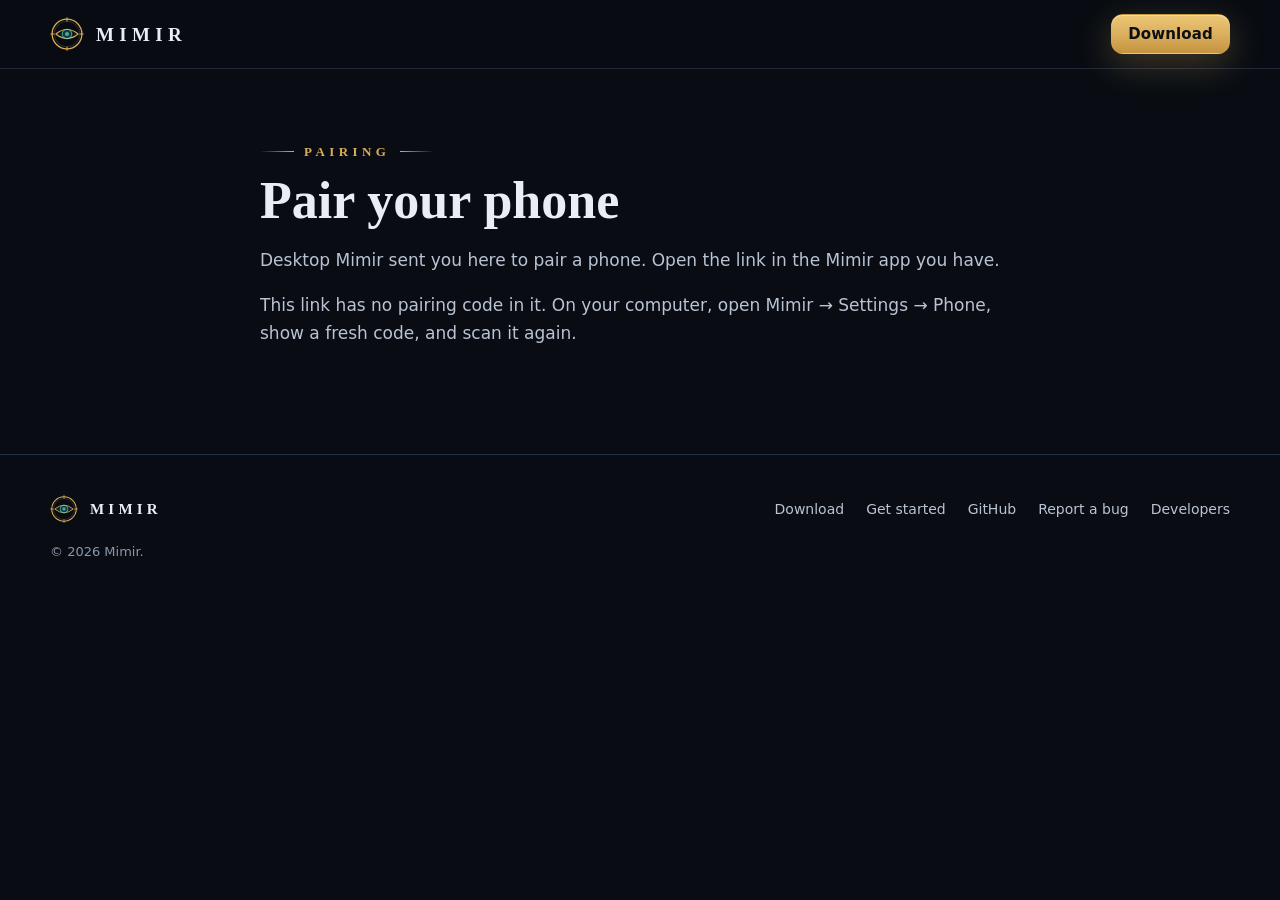
<file: pair/index.html>
<!doctype html>
<html lang="en">
<head>
  <meta charset="utf-8">
  <meta name="viewport" content="width=device-width, initial-scale=1, viewport-fit=cover">
  <title>Pair your phone · Mimir</title>
  <meta name="description" content="Open a pairing link from desktop Mimir in the Mimir phone app.">
  <meta name="robots" content="noindex">
  <meta name="referrer" content="no-referrer">
  <meta http-equiv="Content-Security-Policy" content="default-src 'none'; script-src 'self'; style-src 'self' https://fonts.googleapis.com; font-src https://fonts.gstatic.com; img-src 'self'; manifest-src 'self'; base-uri 'none'; form-action 'none'; object-src 'none'">
  <meta name="theme-color" content="#090d13">
  <link rel="canonical" href="https://wellmimir.com/pair/">

  <meta property="og:type" content="website">
  <meta property="og:site_name" content="Mimir">
  <meta property="og:title" content="Pair your phone · Mimir">
  <meta property="og:description" content="Open a pairing link from desktop Mimir in the Mimir phone app.">
  <meta property="og:url" content="https://wellmimir.com/pair/">
  <meta property="og:image" content="https://wellmimir.com/assets/img/og-card.jpg">
  <meta property="og:image:width" content="1200">
  <meta property="og:image:height" content="630">
  <meta property="og:image:alt" content="Mimir's golden eye with the words: Mimir, the Well remembers.">
  <meta name="twitter:card" content="summary_large_image">

  <link rel="icon" href="/favicon.ico" sizes="any">
  <link rel="icon" type="image/png" sizes="32x32" href="/assets/img/favicon-32.png">
  <link rel="apple-touch-icon" href="/assets/img/apple-touch-icon.png">
  <link rel="manifest" href="/site.webmanifest">
  <link rel="preconnect" href="https://fonts.googleapis.com">
  <link rel="preconnect" href="https://fonts.gstatic.com" crossorigin>
  <link rel="stylesheet" href="https://fonts.googleapis.com/css2?family=Cinzel:wght@500;600;700&family=Inter:wght@400;500;600&display=swap">
  <link rel="stylesheet" href="/assets/css/site.css">
</head>
<body>
  <a class="skip" href="#main">Skip to content</a>
  <svg class="svg-sprite" width="0" height="0" aria-hidden="true">
    <defs>
      <symbol id="logo" viewBox="0 0 64 64">
        <circle cx="32" cy="32" r="28" fill="none" stroke="#d9ad5c" stroke-width="2.4"/>
        <circle cx="32" cy="32" r="24" fill="none" stroke="#d9ad5c" stroke-width="0.8" stroke-opacity="0.5"/>
        <path d="M11 32 Q 32 15 53 32 Q 32 49 11 32 Z" fill="#53d6c2" fill-opacity="0.06" stroke="#d9ad5c" stroke-width="2" stroke-linejoin="round"/>
        <circle cx="32" cy="32" r="9" fill="#53d6c2" fill-opacity="0.14" stroke="#53d6c2" stroke-width="1.6" stroke-opacity="0.9"/>
        <circle class="logo-pupil" cx="32" cy="32" r="3.8" fill="#53d6c2"/>
        <path d="M32 1.5v6M32 56.5v6M1.5 32h6M56.5 32h6" fill="none" stroke="#d9ad5c" stroke-width="2" stroke-linecap="round"/>
      </symbol>
    </defs>
  </svg>

  <header class="site-header is-solid">
    <nav class="nav wrap" aria-label="Main">
      <a class="brand" href="/" aria-label="Mimir home">
        <svg class="logo" aria-hidden="true"><use href="#logo"/></svg>
        <span class="brand-name">MIMIR</span>
      </a>
      <a class="btn btn-gold btn-small nav-end" href="/#download">Download</a>
    </nav>
  </header>

  <main id="main" class="page">
    <article class="prose wrap">
      <span class="eyebrow">Pairing</span>
      <h1>Pair your phone</h1>
      <p id="pair-lede">Desktop Mimir sent you here to pair a phone. Open the link in the Mimir app you have.</p>
      <div id="pair-actions" class="pair-actions" hidden>
        <a class="btn btn-gold" id="open-store" href="#">Open in Mimir Mobile</a>
        <a class="btn btn-ghost" id="open-dev" href="#">Open in Mimir Dev</a>
      </div>
      <div id="pair-details" hidden>
        <h2>Or type it in</h2>
        <p>In the app: Settings → Desktop, then type this address and code.</p>
        <p>Desktop address<br><strong id="pair-url" class="pair-url"></strong></p>
        <p>Pairing code<br><strong id="pair-code" class="pair-code"></strong></p>
        <p>The code works once and runs out ten minutes after your desktop showed it. Only pair with your own computer.</p>
        <p><strong>Keep the code to yourself.</strong> Until it runs out, anyone who has it and can reach that address could pair a phone with your computer. It stays on this screen: it rides the part of the link after the #, which your browser never sends to this site or to anyone else. And this page only ever shows a code in a tab of its own, never inside another site's page: if you see one there, close it and make a fresh code on your computer.</p>
      </div>
      <p id="pair-missing" hidden>This link has no pairing code in it. On your computer, open Mimir → Settings → Phone, show a fresh code, and scan it again.</p>
      <p id="pair-framed" hidden>This page shows pairing codes, so it does not open inside another site. Scan the QR code on your computer again with your phone's camera.</p>
    </article>
  </main>

  <footer class="site-footer">
    <div class="wrap">
      <div class="footer-row">
        <a class="brand" href="/">
          <svg class="logo" aria-hidden="true"><use href="#logo"/></svg>
          <span class="brand-name">MIMIR</span>
        </a>
        <ul class="footer-links">
          <li><a href="/#download">Download</a></li>
          <li><a href="/start/">Get started</a></li>
          <li><a href="https://github.com/ZipEmUp-source/Mimir-releases">GitHub</a></li>
          <li><a href="https://github.com/ZipEmUp-source/Mimir-releases/issues">Report a bug</a></li>
          <li><a href="/developer/" rel="nofollow">Developers</a></li>
        </ul>
      </div>
      <p class="fine">© 2026 Mimir.</p>
    </div>
  </footer>
  <script src="/assets/js/pair.js"></script>
</body>
</html>
</file>
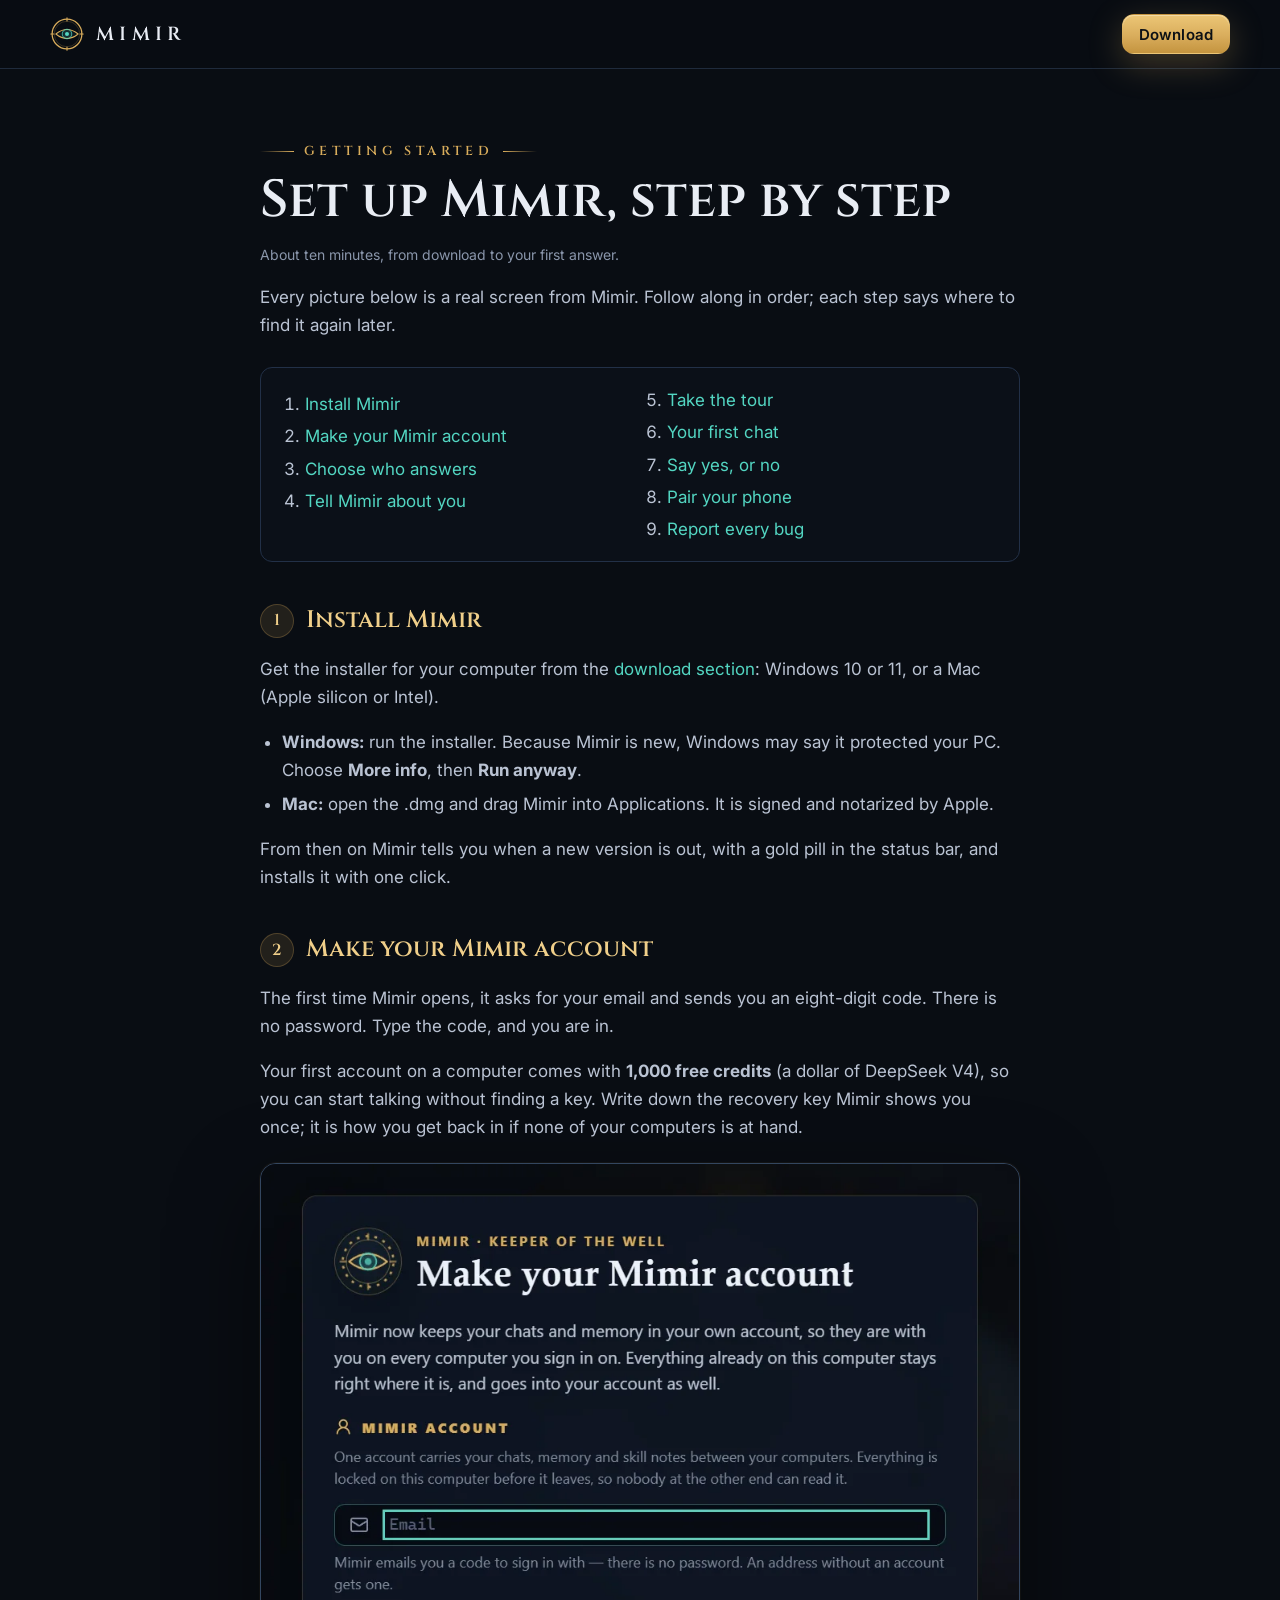
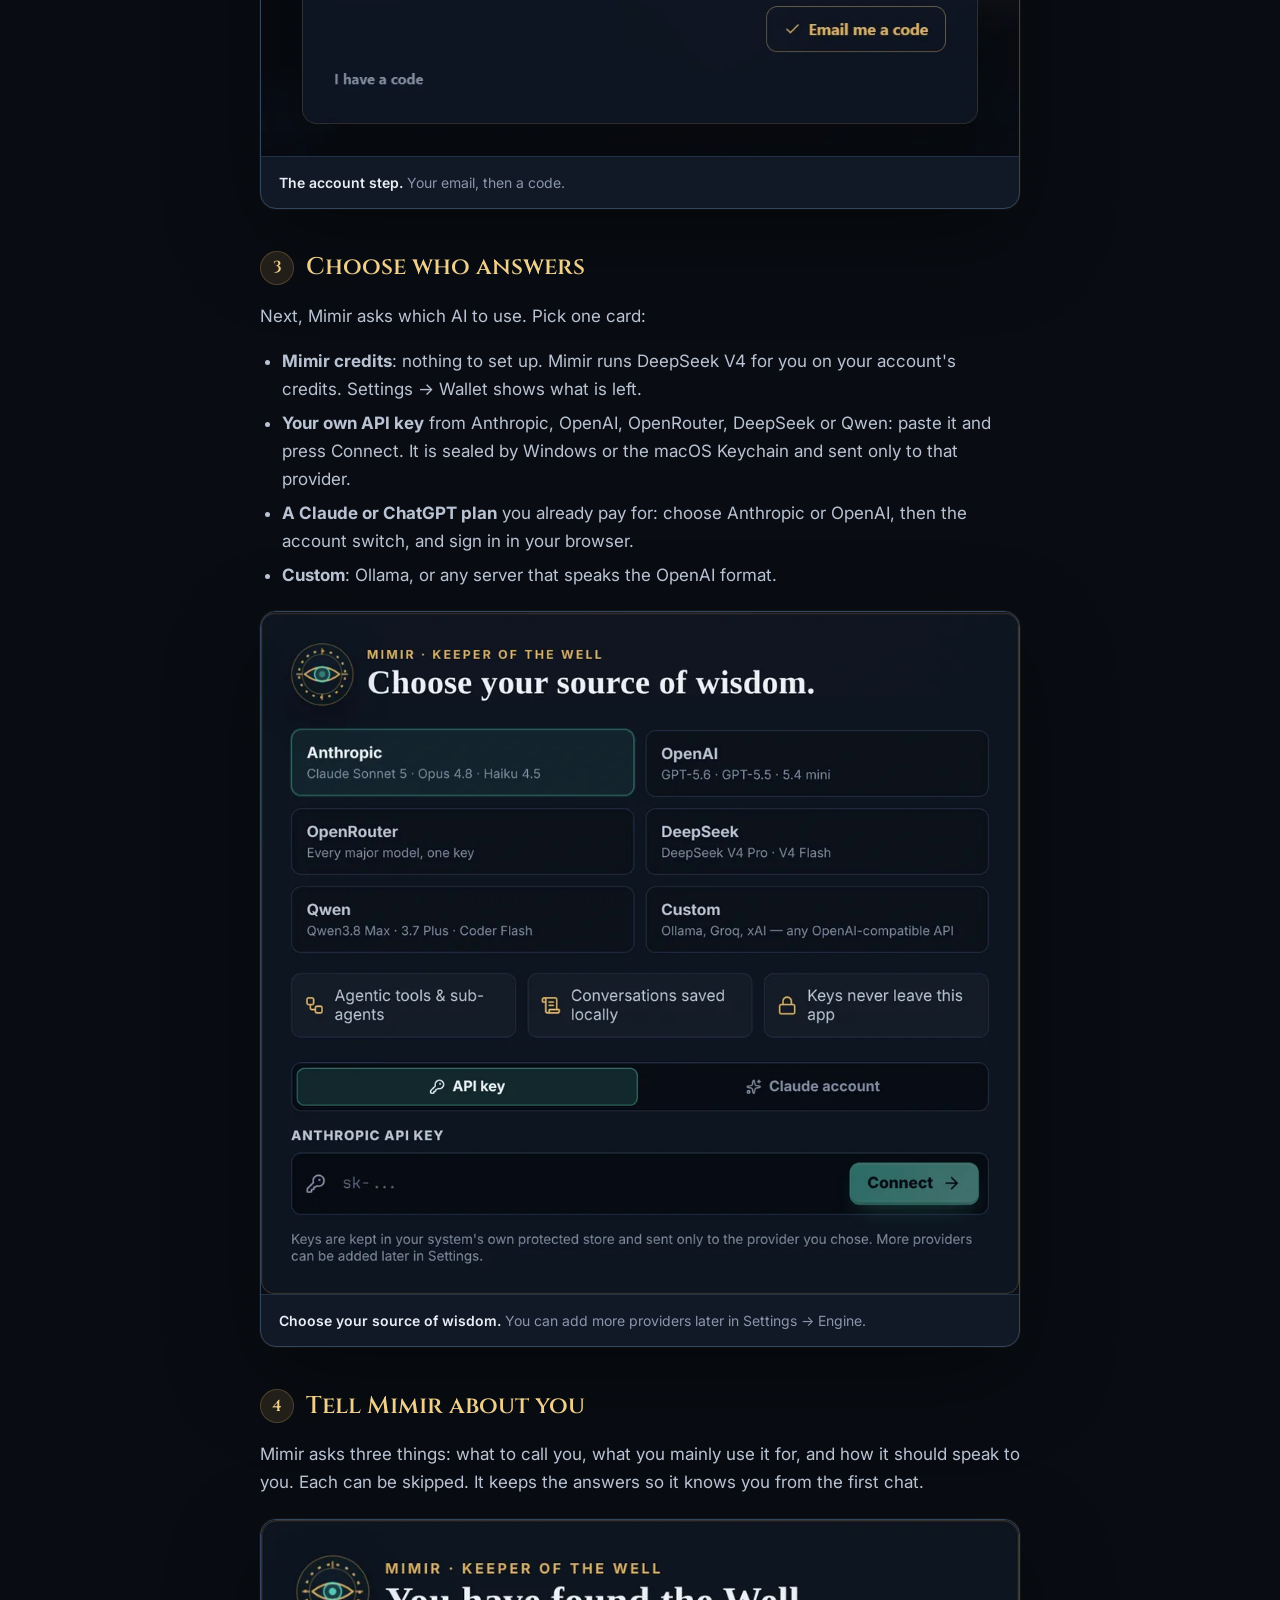
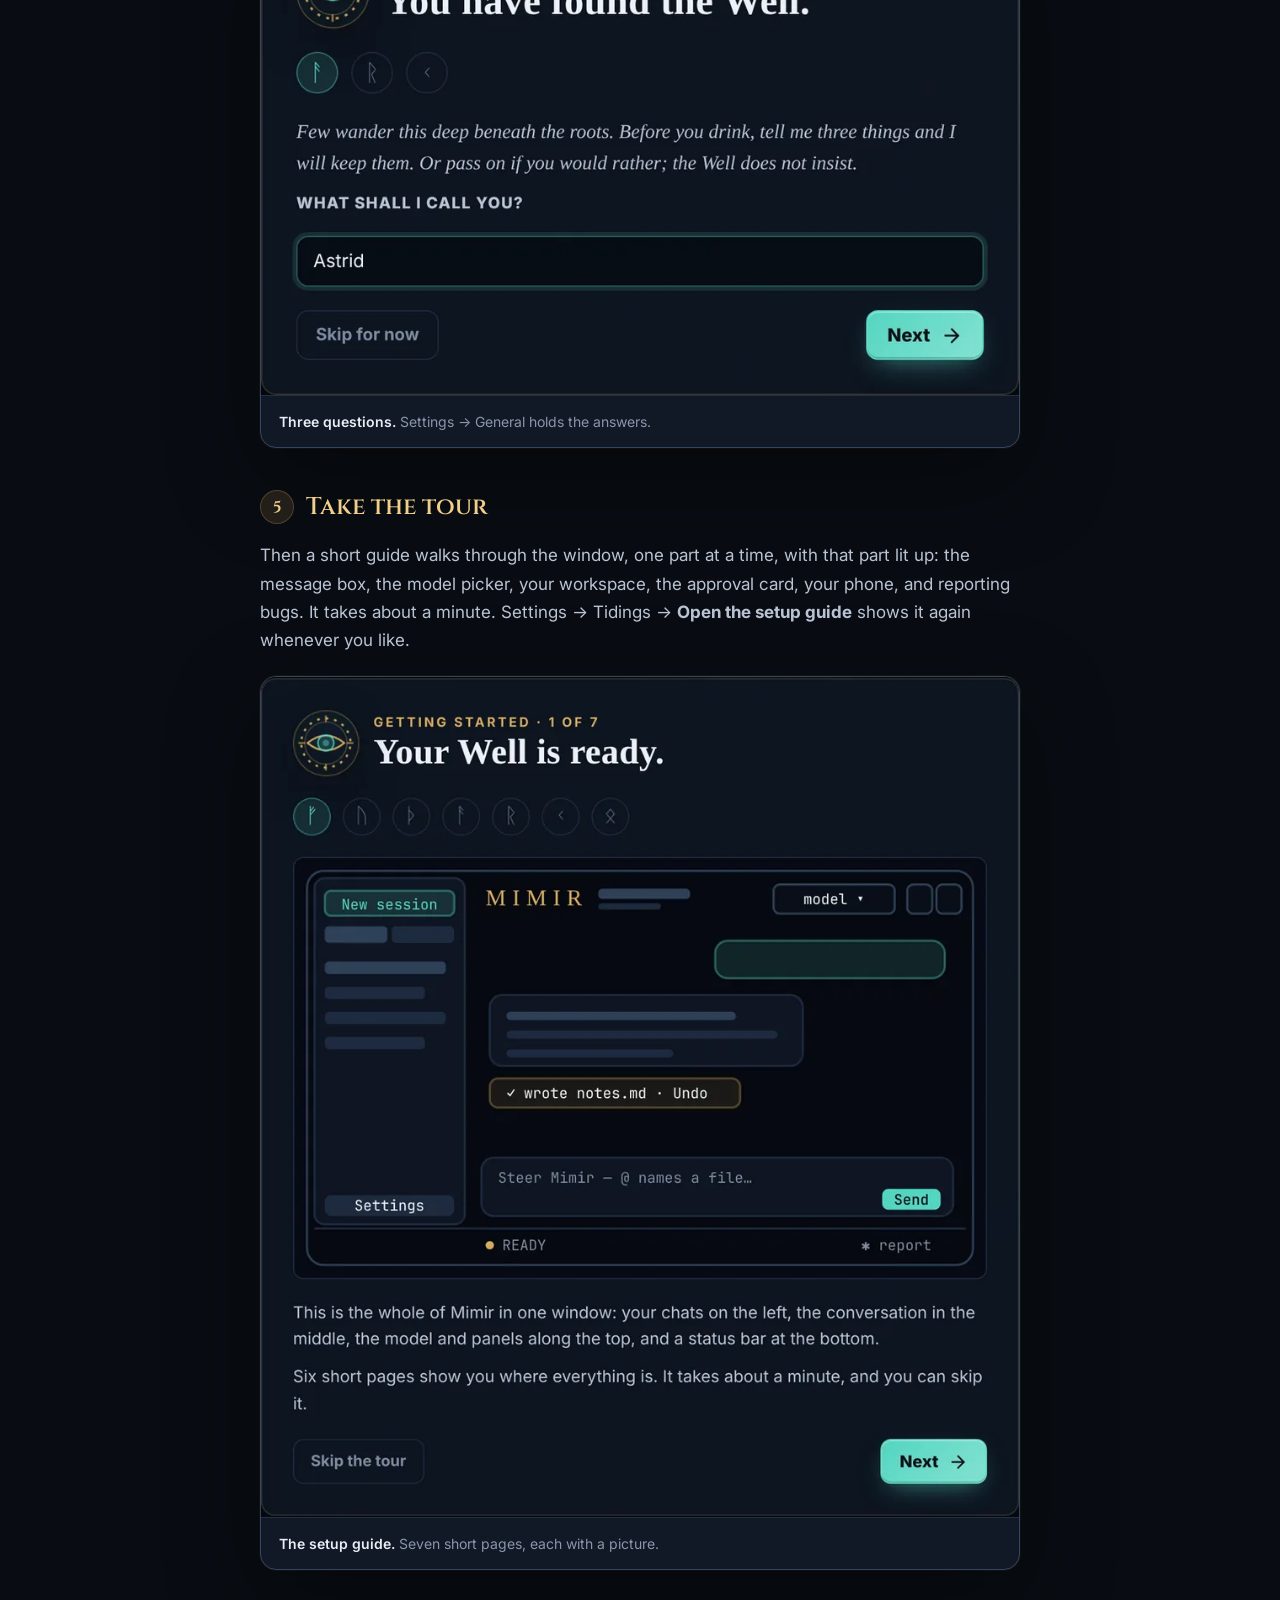
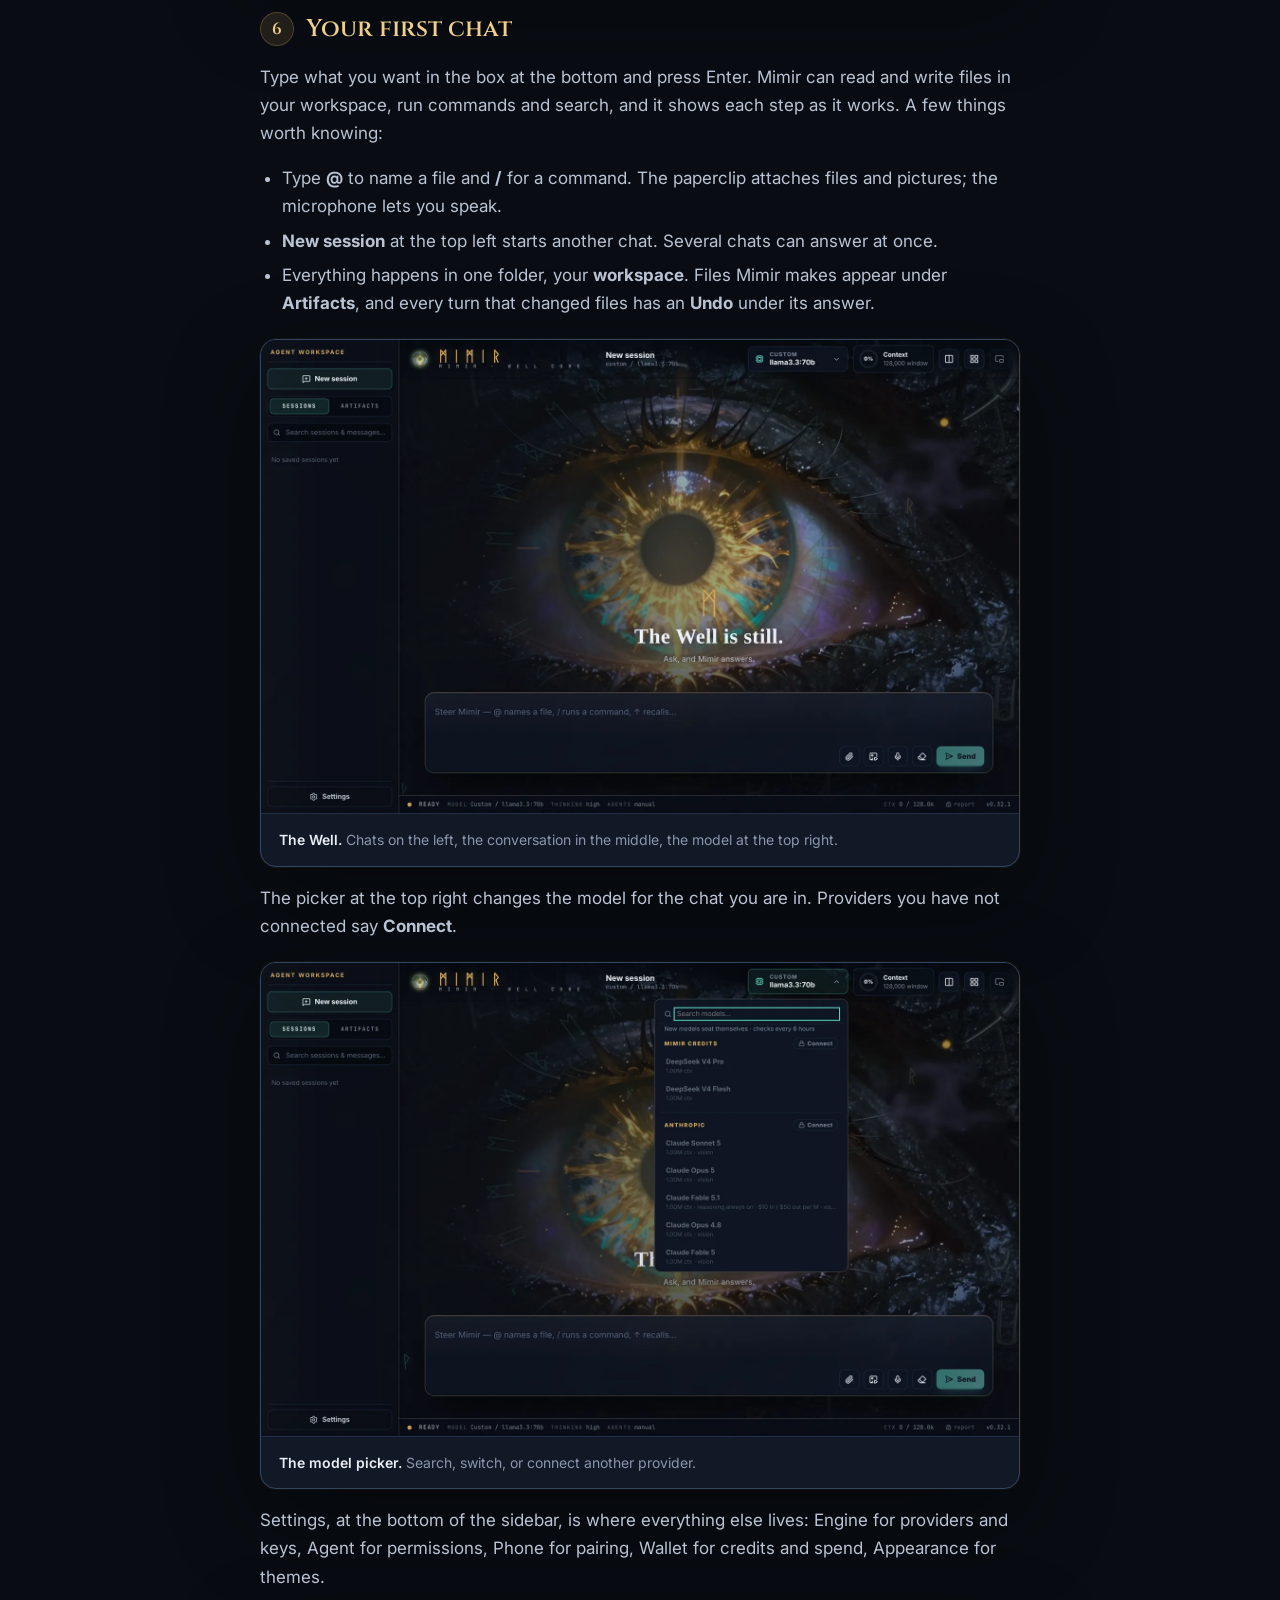
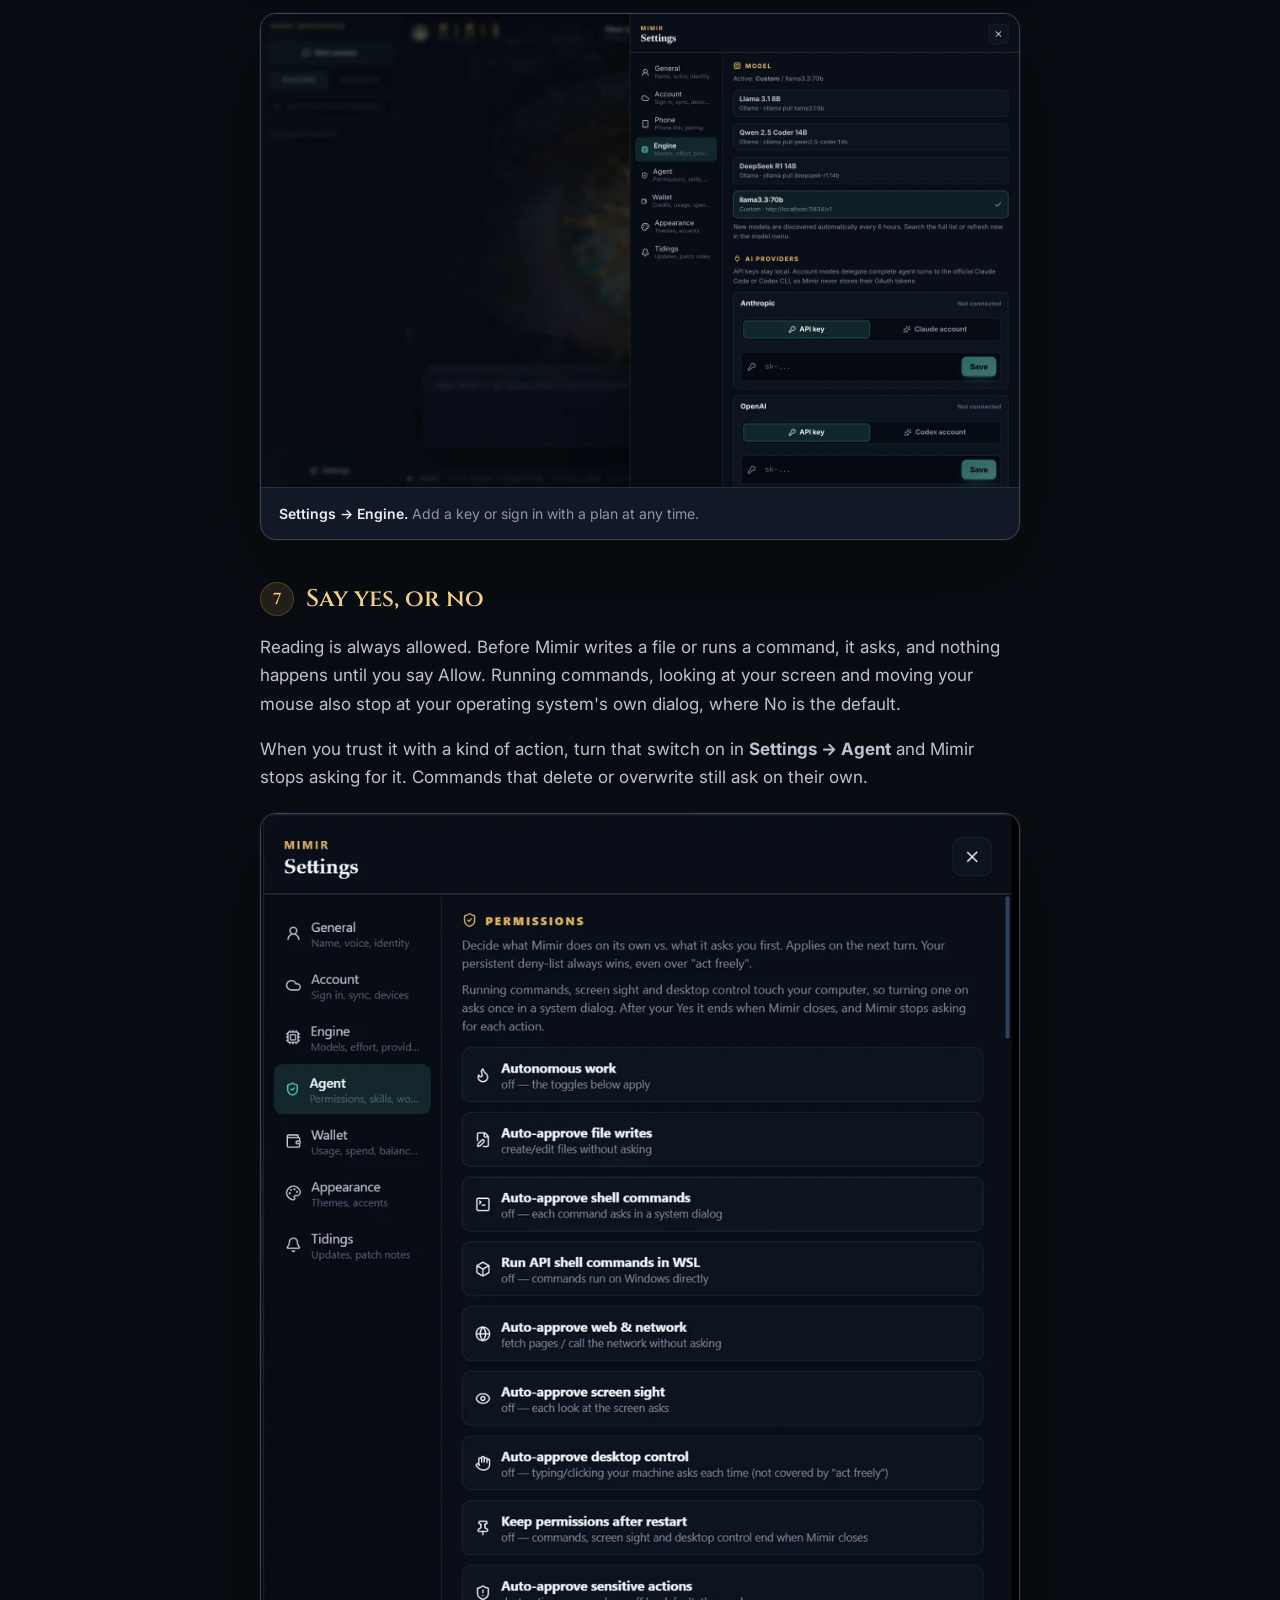
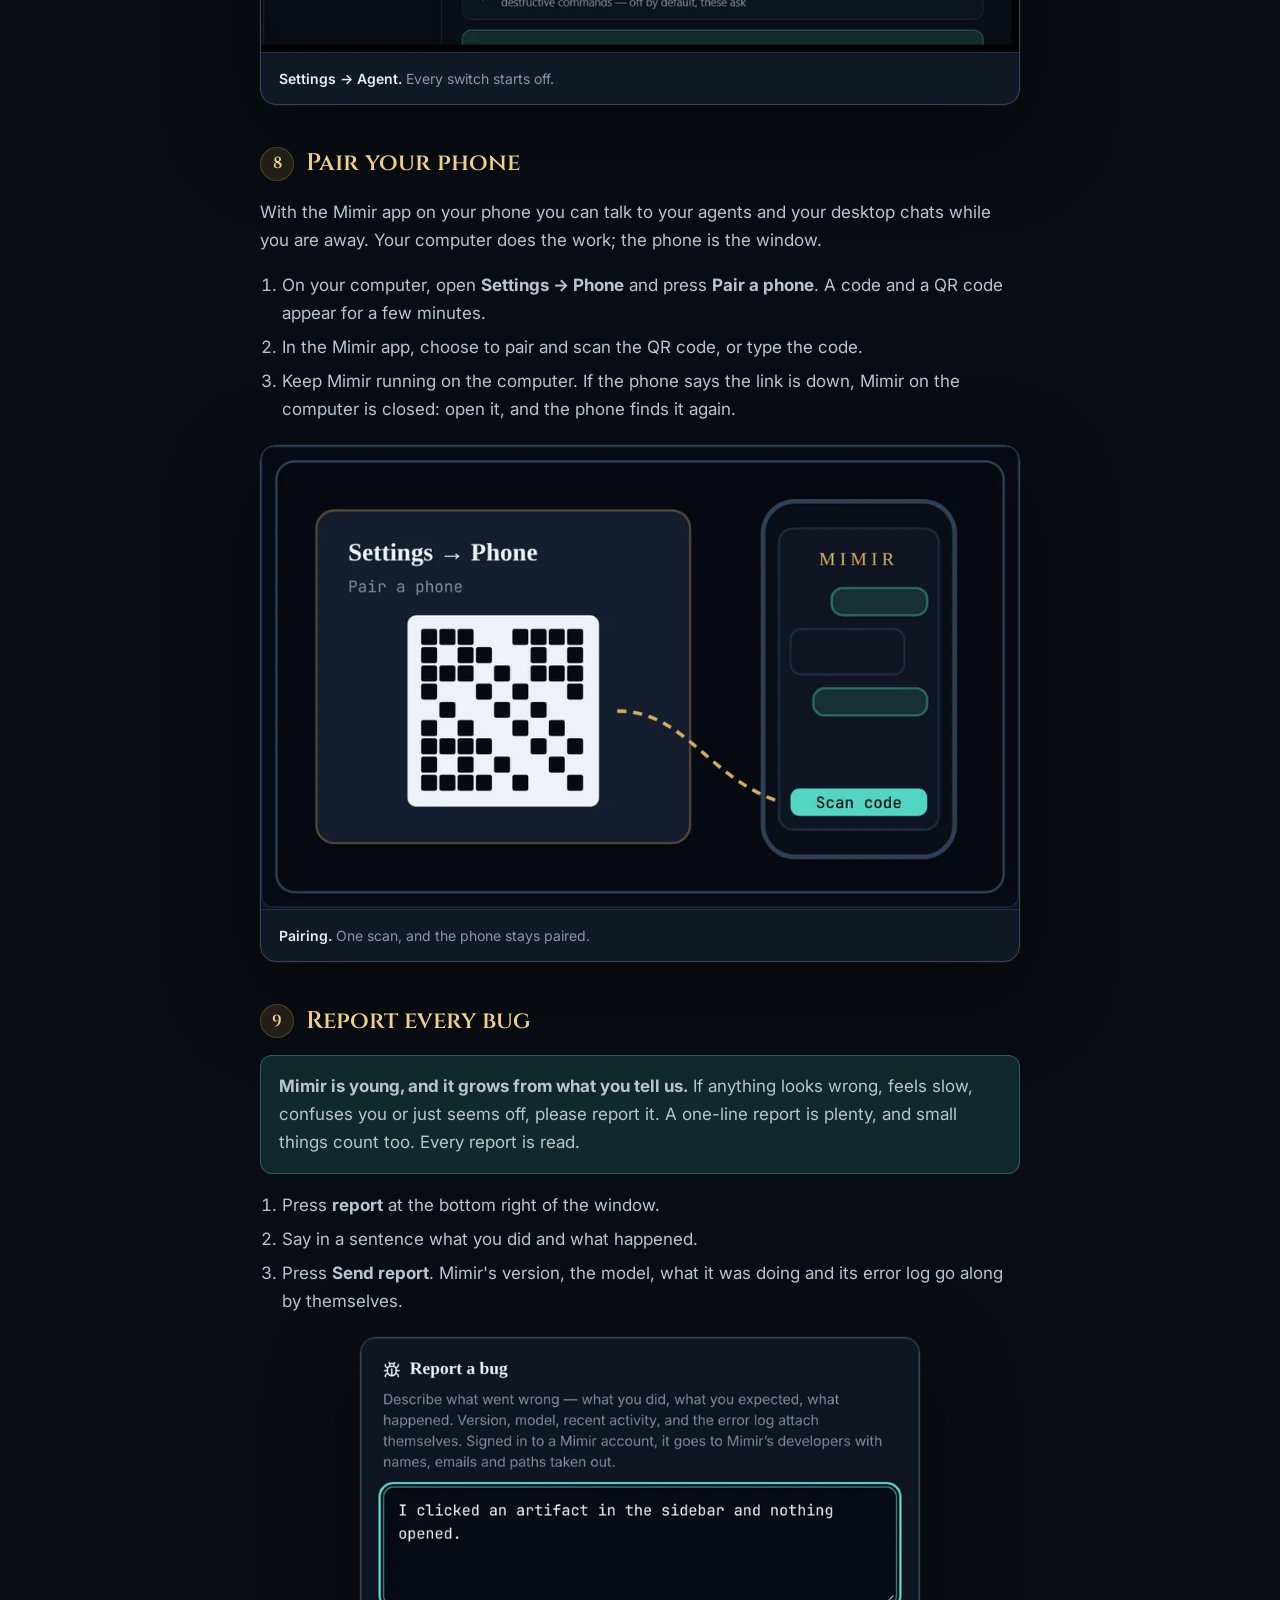
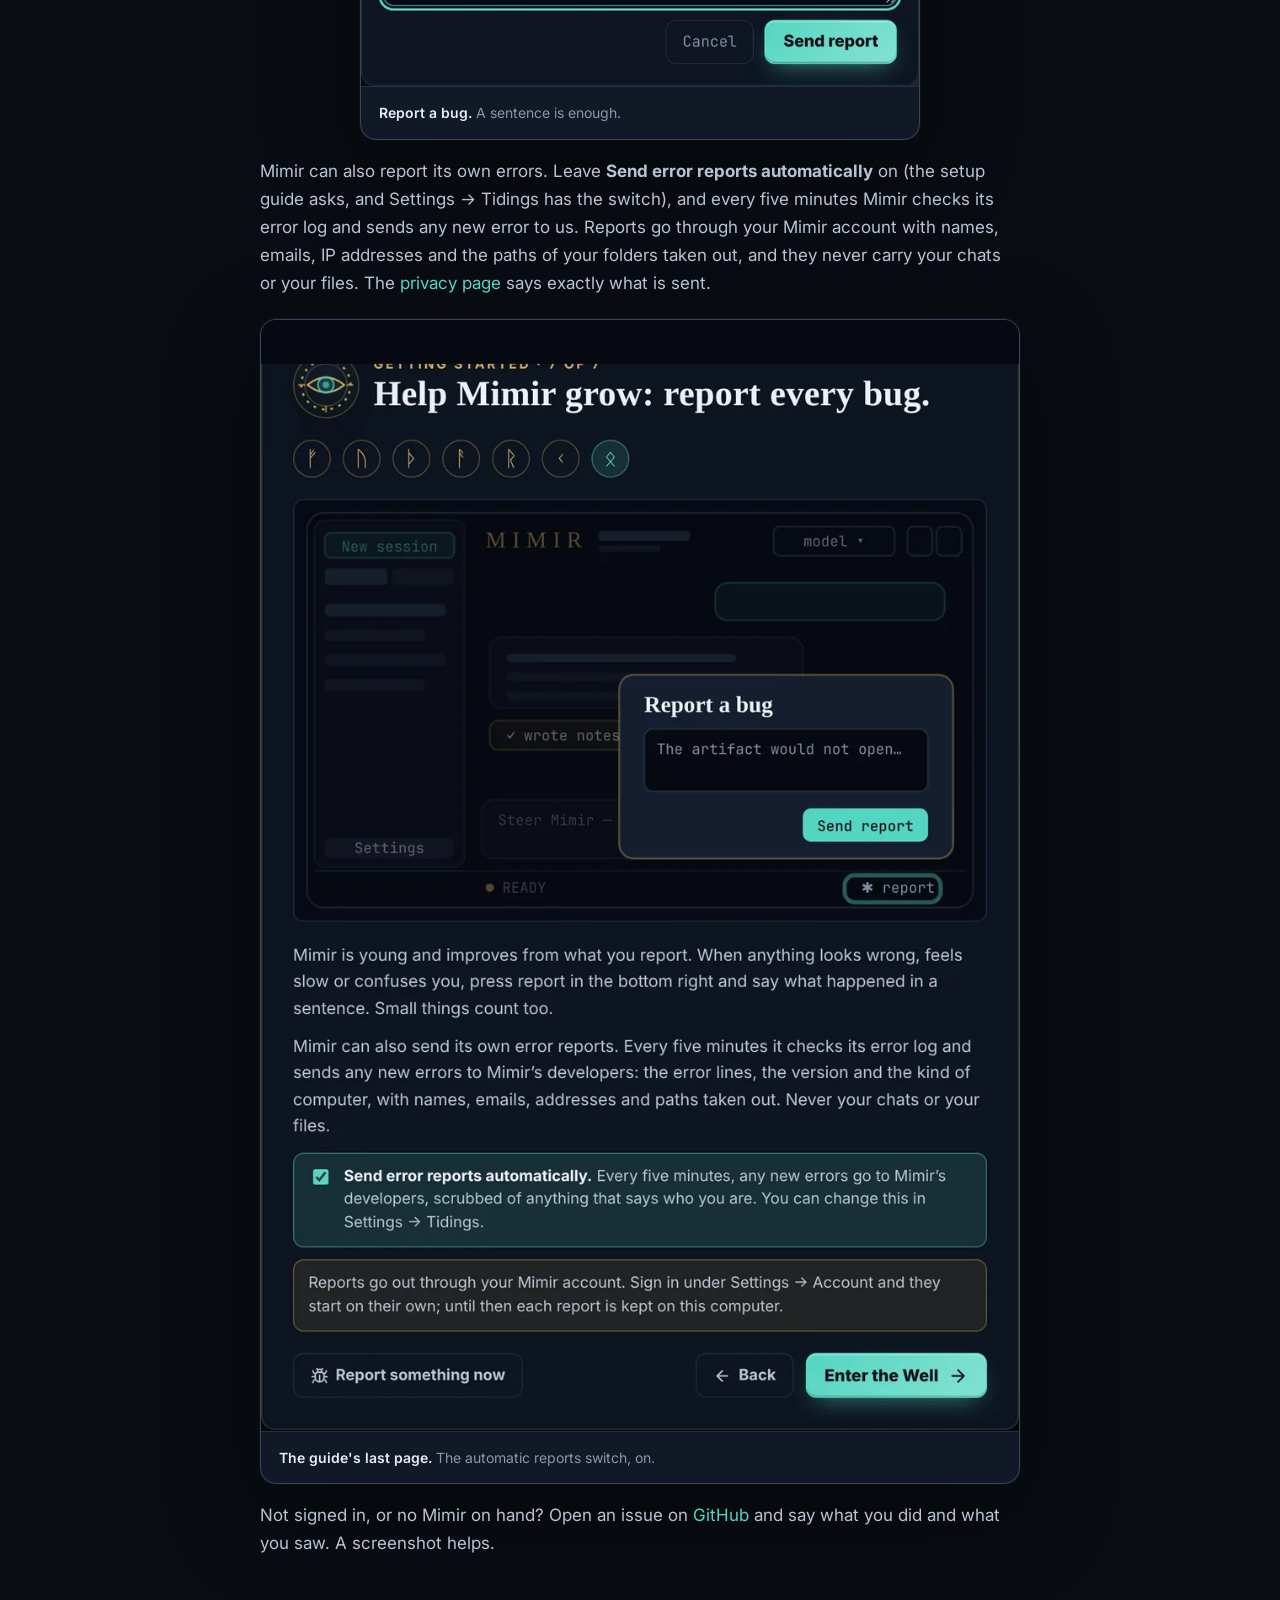
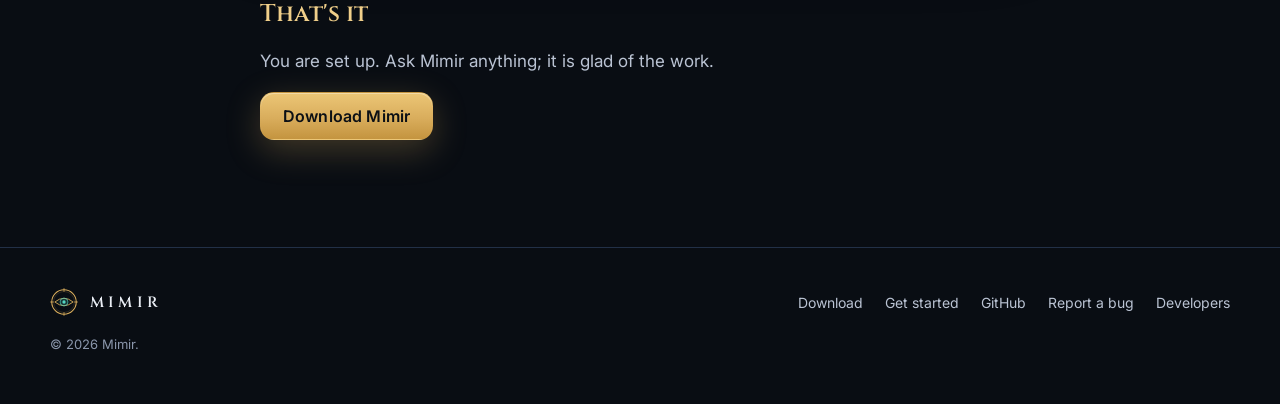
<file: start/index.html>
<!doctype html>
<html lang="en">
<head>
  <meta charset="utf-8">
  <meta name="viewport" content="width=device-width, initial-scale=1, viewport-fit=cover">
  <title>Getting started · Mimir</title>
  <meta name="description" content="Set up Mimir in ten minutes, step by step with pictures: install, sign in, choose an AI, meet the guide, pair your phone, and report bugs.">
  <meta name="theme-color" content="#090d13">
  <link rel="canonical" href="https://wellmimir.com/start/">

  <meta property="og:type" content="website">
  <meta property="og:site_name" content="Mimir">
  <meta property="og:title" content="Getting started · Mimir">
  <meta property="og:description" content="Set up Mimir in ten minutes, step by step with pictures: install, sign in, choose an AI, meet the guide, pair your phone, and report bugs.">
  <meta property="og:url" content="https://wellmimir.com/start/">
  <meta property="og:image" content="https://wellmimir.com/assets/img/og-card.jpg">
  <meta property="og:image:width" content="1200">
  <meta property="og:image:height" content="630">
  <meta property="og:image:alt" content="Mimir's golden eye with the words: Mimir, the Well remembers.">
  <meta name="twitter:card" content="summary_large_image">

  <link rel="icon" href="/favicon.ico" sizes="any">
  <link rel="icon" type="image/png" sizes="32x32" href="/assets/img/favicon-32.png">
  <link rel="apple-touch-icon" href="/assets/img/apple-touch-icon.png">
  <link rel="manifest" href="/site.webmanifest">
  <link rel="preconnect" href="https://fonts.googleapis.com">
  <link rel="preconnect" href="https://fonts.gstatic.com" crossorigin>
  <link rel="stylesheet" href="https://fonts.googleapis.com/css2?family=Cinzel:wght@500;600;700&family=Inter:wght@400;500;600&display=swap">
  <link rel="stylesheet" href="/assets/css/site.css">
</head>
<body>
  <a class="skip" href="#main">Skip to content</a>
  <svg width="0" height="0" style="position:absolute" aria-hidden="true">
    <defs>
      <symbol id="logo" viewBox="0 0 64 64">
        <circle cx="32" cy="32" r="28" fill="none" stroke="#d9ad5c" stroke-width="2.4"/>
        <circle cx="32" cy="32" r="24" fill="none" stroke="#d9ad5c" stroke-width="0.8" stroke-opacity="0.5"/>
        <path d="M11 32 Q 32 15 53 32 Q 32 49 11 32 Z" fill="#53d6c2" fill-opacity="0.06" stroke="#d9ad5c" stroke-width="2" stroke-linejoin="round"/>
        <circle cx="32" cy="32" r="9" fill="#53d6c2" fill-opacity="0.14" stroke="#53d6c2" stroke-width="1.6" stroke-opacity="0.9"/>
        <circle class="logo-pupil" cx="32" cy="32" r="3.8" fill="#53d6c2"/>
        <path d="M32 1.5v6M32 56.5v6M1.5 32h6M56.5 32h6" fill="none" stroke="#d9ad5c" stroke-width="2" stroke-linecap="round"/>
      </symbol>
    </defs>
  </svg>

  <header class="site-header is-solid">
    <nav class="nav wrap" aria-label="Main">
      <a class="brand" href="/" aria-label="Mimir home">
        <svg class="logo" aria-hidden="true"><use href="#logo"/></svg>
        <span class="brand-name">MIMIR</span>
      </a>
      <a class="btn btn-gold btn-small" style="margin-left:auto" href="/#download">Download</a>
    </nav>
  </header>

  <main id="main" class="page">
    <article class="prose wrap start">
      <span class="eyebrow">Getting started</span>
      <h1>Set up Mimir, step by step</h1>
      <p class="updated">About ten minutes, from download to your first answer.</p>
      <p>Every picture below is a real screen from Mimir. Follow along in order; each step says where to find it again later.</p>

      <nav class="start-toc" aria-label="Steps">
        <ol>
          <li><a href="#install">Install Mimir</a></li>
          <li><a href="#account">Make your Mimir account</a></li>
          <li><a href="#source">Choose who answers</a></li>
          <li><a href="#greeting">Tell Mimir about you</a></li>
          <li><a href="#tour">Take the tour</a></li>
          <li><a href="#first-chat">Your first chat</a></li>
          <li><a href="#ward">Say yes, or no</a></li>
          <li><a href="#phone">Pair your phone</a></li>
          <li><a href="#bugs">Report every bug</a></li>
        </ol>
      </nav>

      <h2 id="install"><span class="start-num">1</span>Install Mimir</h2>
      <p>Get the installer for your computer from the <a href="/#download">download section</a>: Windows 10 or 11, or a Mac (Apple silicon or Intel).</p>
      <ul>
        <li><b>Windows:</b> run the installer. Because Mimir is new, Windows may say it protected your PC. Choose <b>More info</b>, then <b>Run anyway</b>.</li>
        <li><b>Mac:</b> open the .dmg and drag Mimir into Applications. It is signed and notarized by Apple.</li>
      </ul>
      <p>From then on Mimir tells you when a new version is out, with a gold pill in the status bar, and installs it with one click.</p>

      <h2 id="account"><span class="start-num">2</span>Make your Mimir account</h2>
      <p>The first time Mimir opens, it asks for your email and sends you an eight-digit code. There is no password. Type the code, and you are in.</p>
      <p>Your first account on a computer comes with <b>1,000 free credits</b> (a dollar of DeepSeek V4), so you can start talking without finding a key. Write down the recovery key Mimir shows you once; it is how you get back in if none of your computers is at hand.</p>
      <figure class="shot start-shot">
        <img src="/assets/img/shot-account-942.webp" width="942" height="735" loading="lazy" decoding="async" alt="Mimir's account step: Make your Mimir account, with an email box and an Email me a code button.">
        <figcaption><b>The account step.</b> Your email, then a code.</figcaption>
      </figure>

      <h2 id="source"><span class="start-num">3</span>Choose who answers</h2>
      <p>Next, Mimir asks which AI to use. Pick one card:</p>
      <ul>
        <li><b>Mimir credits</b>: nothing to set up. Mimir runs DeepSeek V4 for you on your account's credits. Settings → Wallet shows what is left.</li>
        <li><b>Your own API key</b> from Anthropic, OpenAI, OpenRouter, DeepSeek or Qwen: paste it and press Connect. It is sealed by Windows or the macOS Keychain and sent only to that provider.</li>
        <li><b>A Claude or ChatGPT plan</b> you already pay for: choose Anthropic or OpenAI, then the account switch, and sign in in your browser.</li>
        <li><b>Custom</b>: Ollama, or any server that speaks the OpenAI format.</li>
      </ul>
      <figure class="shot start-shot">
        <img src="/assets/img/start-onboard.webp" width="1000" height="900" loading="lazy" decoding="async" alt="Mimir's setup screen: Choose your source of wisdom, with cards for Anthropic, OpenAI, OpenRouter, DeepSeek, Qwen and Custom, and an API key box with a Connect button.">
        <figcaption><b>Choose your source of wisdom.</b> You can add more providers later in Settings → Engine.</figcaption>
      </figure>

      <h2 id="greeting"><span class="start-num">4</span>Tell Mimir about you</h2>
      <p>Mimir asks three things: what to call you, what you mainly use it for, and how it should speak to you. Each can be skipped. It keeps the answers so it knows you from the first chat.</p>
      <figure class="shot start-shot">
        <img src="/assets/img/start-greeting.webp" width="900" height="565" loading="lazy" decoding="async" alt="Mimir's greeting: You have found the Well, with a box asking What shall I call you?">
        <figcaption><b>Three questions.</b> Settings → General holds the answers.</figcaption>
      </figure>

      <h2 id="tour"><span class="start-num">5</span>Take the tour</h2>
      <p>Then a short guide walks through the window, one part at a time, with that part lit up: the message box, the model picker, your workspace, the approval card, your phone, and reporting bugs. It takes about a minute. Settings → Tidings → <b>Open the setup guide</b> shows it again whenever you like.</p>
      <figure class="shot start-shot">
        <img src="/assets/img/start-guide.webp" width="900" height="998" loading="lazy" decoding="async" alt="The setup guide's first page: Your Well is ready, with a drawing of Mimir's window and Next and Skip the tour buttons.">
        <figcaption><b>The setup guide.</b> Seven short pages, each with a picture.</figcaption>
      </figure>

      <h2 id="first-chat"><span class="start-num">6</span>Your first chat</h2>
      <p>Type what you want in the box at the bottom and press Enter. Mimir can read and write files in your workspace, run commands and search, and it shows each step as it works. A few things worth knowing:</p>
      <ul>
        <li>Type <b>@</b> to name a file and <b>/</b> for a command. The paperclip attaches files and pictures; the microphone lets you speak.</li>
        <li><b>New session</b> at the top left starts another chat. Several chats can answer at once.</li>
        <li>Everything happens in one folder, your <b>workspace</b>. Files Mimir makes appear under <b>Artifacts</b>, and every turn that changed files has an <b>Undo</b> under its answer.</li>
      </ul>
      <figure class="shot start-shot">
        <img src="/assets/img/start-main.webp" width="1600" height="1000" loading="lazy" decoding="async" alt="Mimir's main window: sessions and artifacts on the left, the golden eye in the middle with the words The Well is still, a message box at the bottom and the status bar below it.">
        <figcaption><b>The Well.</b> Chats on the left, the conversation in the middle, the model at the top right.</figcaption>
      </figure>

      <p>The picker at the top right changes the model for the chat you are in. Providers you have not connected say <b>Connect</b>.</p>
      <figure class="shot start-shot">
        <img src="/assets/img/start-model.webp" width="1600" height="1000" loading="lazy" decoding="async" alt="The model picker open over the window, listing Mimir credits models and Anthropic models, each provider with a Connect button.">
        <figcaption><b>The model picker.</b> Search, switch, or connect another provider.</figcaption>
      </figure>

      <p>Settings, at the bottom of the sidebar, is where everything else lives: Engine for providers and keys, Agent for permissions, Phone for pairing, Wallet for credits and spend, Appearance for themes.</p>
      <figure class="shot start-shot">
        <img src="/assets/img/start-settings.webp" width="1600" height="1000" loading="lazy" decoding="async" alt="Mimir's Settings with the Engine tab open: the active model, a list of models, and API key boxes for Anthropic and OpenAI.">
        <figcaption><b>Settings → Engine.</b> Add a key or sign in with a plan at any time.</figcaption>
      </figure>

      <h2 id="ward"><span class="start-num">7</span>Say yes, or no</h2>
      <p>Reading is always allowed. Before Mimir writes a file or runs a command, it asks, and nothing happens until you say Allow. Running commands, looking at your screen and moving your mouse also stop at your operating system's own dialog, where No is the default.</p>
      <p>When you trust it with a kind of action, turn that switch on in <b>Settings → Agent</b> and Mimir stops asking for it. Commands that delete or overwrite still ask on their own.</p>
      <figure class="shot start-shot">
        <img src="/assets/img/shot-ward-900.webp" width="900" height="995" loading="lazy" decoding="async" alt="Mimir's Permissions settings: autonomous work, file writes, shell commands, web access, screen sight and desktop control, each switched off.">
        <figcaption><b>Settings → Agent.</b> Every switch starts off.</figcaption>
      </figure>

      <h2 id="phone"><span class="start-num">8</span>Pair your phone</h2>
      <p>With the Mimir app on your phone you can talk to your agents and your desktop chats while you are away. Your computer does the work; the phone is the window.</p>
      <ol>
        <li>On your computer, open <b>Settings → Phone</b> and press <b>Pair a phone</b>. A code and a QR code appear for a few minutes.</li>
        <li>In the Mimir app, choose to pair and scan the QR code, or type the code.</li>
        <li>Keep Mimir running on the computer. If the phone says the link is down, Mimir on the computer is closed: open it, and the phone finds it again.</li>
      </ol>
      <figure class="shot start-shot">
        <img src="/assets/img/start-phone-art.webp" width="900" height="550" loading="lazy" decoding="async" alt="A drawing from the setup guide: Settings, Phone, Pair a phone with a QR code, and a phone with the Mimir app scanning it.">
        <figcaption><b>Pairing.</b> One scan, and the phone stays paired.</figcaption>
      </figure>

      <h2 id="bugs"><span class="start-num">9</span>Report every bug</h2>
      <p class="start-callout"><b>Mimir is young, and it grows from what you tell us.</b> If anything looks wrong, feels slow, confuses you or just seems off, please report it. A one-line report is plenty, and small things count too. Every report is read.</p>
      <ol>
        <li>Press <b>report</b> at the bottom right of the window.</li>
        <li>Say in a sentence what you did and what happened.</li>
        <li>Press <b>Send report</b>. Mimir's version, the model, what it was doing and its error log go along by themselves.</li>
      </ol>
      <figure class="shot start-shot is-small">
        <img src="/assets/img/start-report.webp" width="720" height="450" loading="lazy" decoding="async" alt="The Report a bug card: a box saying I clicked an artifact in the sidebar and nothing opened, with Cancel and Send report buttons.">
        <figcaption><b>Report a bug.</b> A sentence is enough.</figcaption>
      </figure>

      <p>Mimir can also report its own errors. Leave <b>Send error reports automatically</b> on (the setup guide asks, and Settings → Tidings has the switch), and every five minutes Mimir checks its error log and sends any new error to us. Reports go through your Mimir account with names, emails, IP addresses and the paths of your folders taken out, and they never carry your chats or your files. The <a href="/privacy.html#reports">privacy page</a> says exactly what is sent.</p>
      <figure class="shot start-shot">
        <img src="/assets/img/start-report-page.webp" width="900" height="1319" loading="lazy" decoding="async" alt="The last page of the setup guide: Help Mimir grow, report every bug, with the Send error reports automatically switch ticked.">
        <figcaption><b>The guide's last page.</b> The automatic reports switch, on.</figcaption>
      </figure>

      <p>Not signed in, or no Mimir on hand? Open an issue on <a href="https://github.com/ZipEmUp-source/Mimir-releases/issues">GitHub</a> and say what you did and what you saw. A screenshot helps.</p>

      <h2>That's it</h2>
      <p>You are set up. Ask Mimir anything; it is glad of the work.</p>
      <p><a class="btn btn-gold" href="/#download">Download Mimir</a></p>
    </article>
  </main>

  <footer class="site-footer">
    <div class="wrap">
      <div class="footer-row">
        <a class="brand" href="/">
          <svg class="logo" aria-hidden="true"><use href="#logo"/></svg>
          <span class="brand-name">MIMIR</span>
        </a>
        <ul class="footer-links">
          <li><a href="/#download">Download</a></li>
          <li><a href="/start/">Get started</a></li>
          <li><a href="https://github.com/ZipEmUp-source/Mimir-releases">GitHub</a></li>
          <li><a href="https://github.com/ZipEmUp-source/Mimir-releases/issues">Report a bug</a></li>
          <li><a href="/developer/" rel="nofollow">Developers</a></li>
        </ul>
      </div>
      <p class="fine">© 2026 Mimir.</p>
    </div>
  </footer>
</body>
</html>
</file>
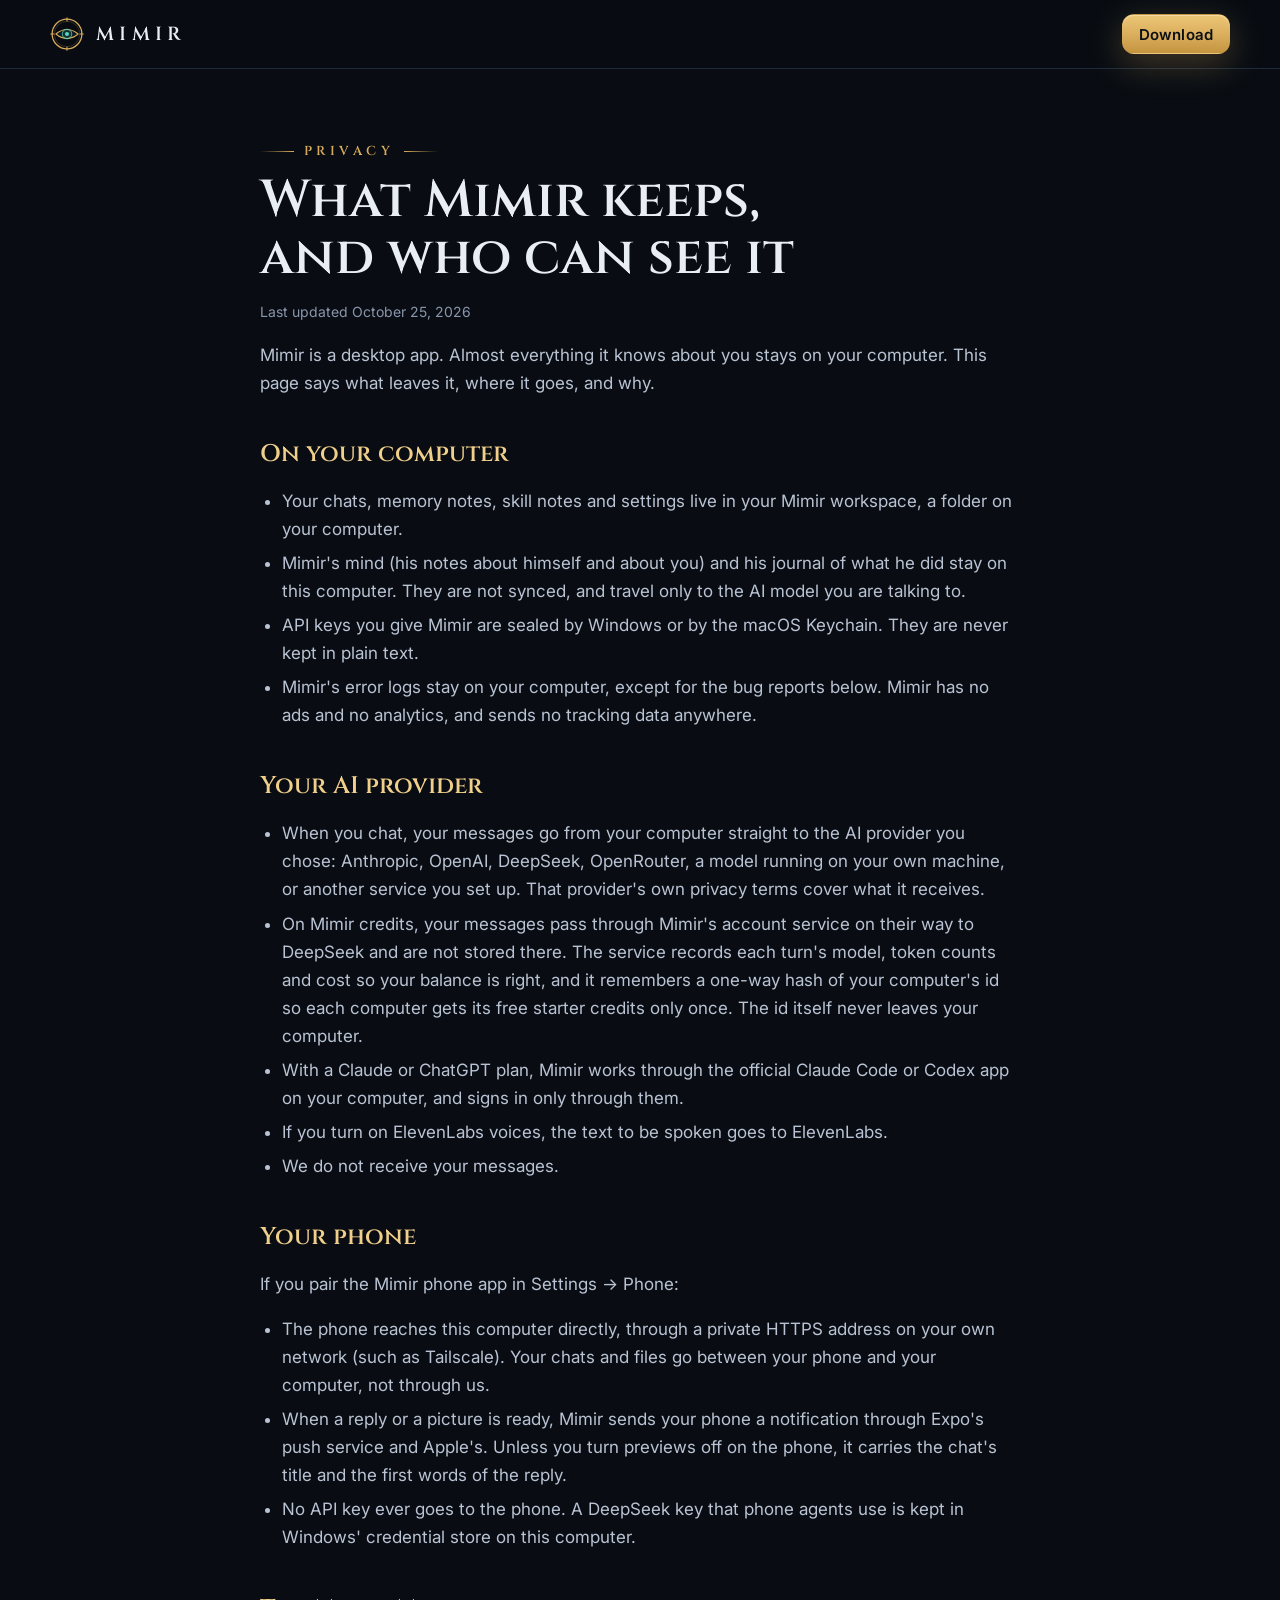
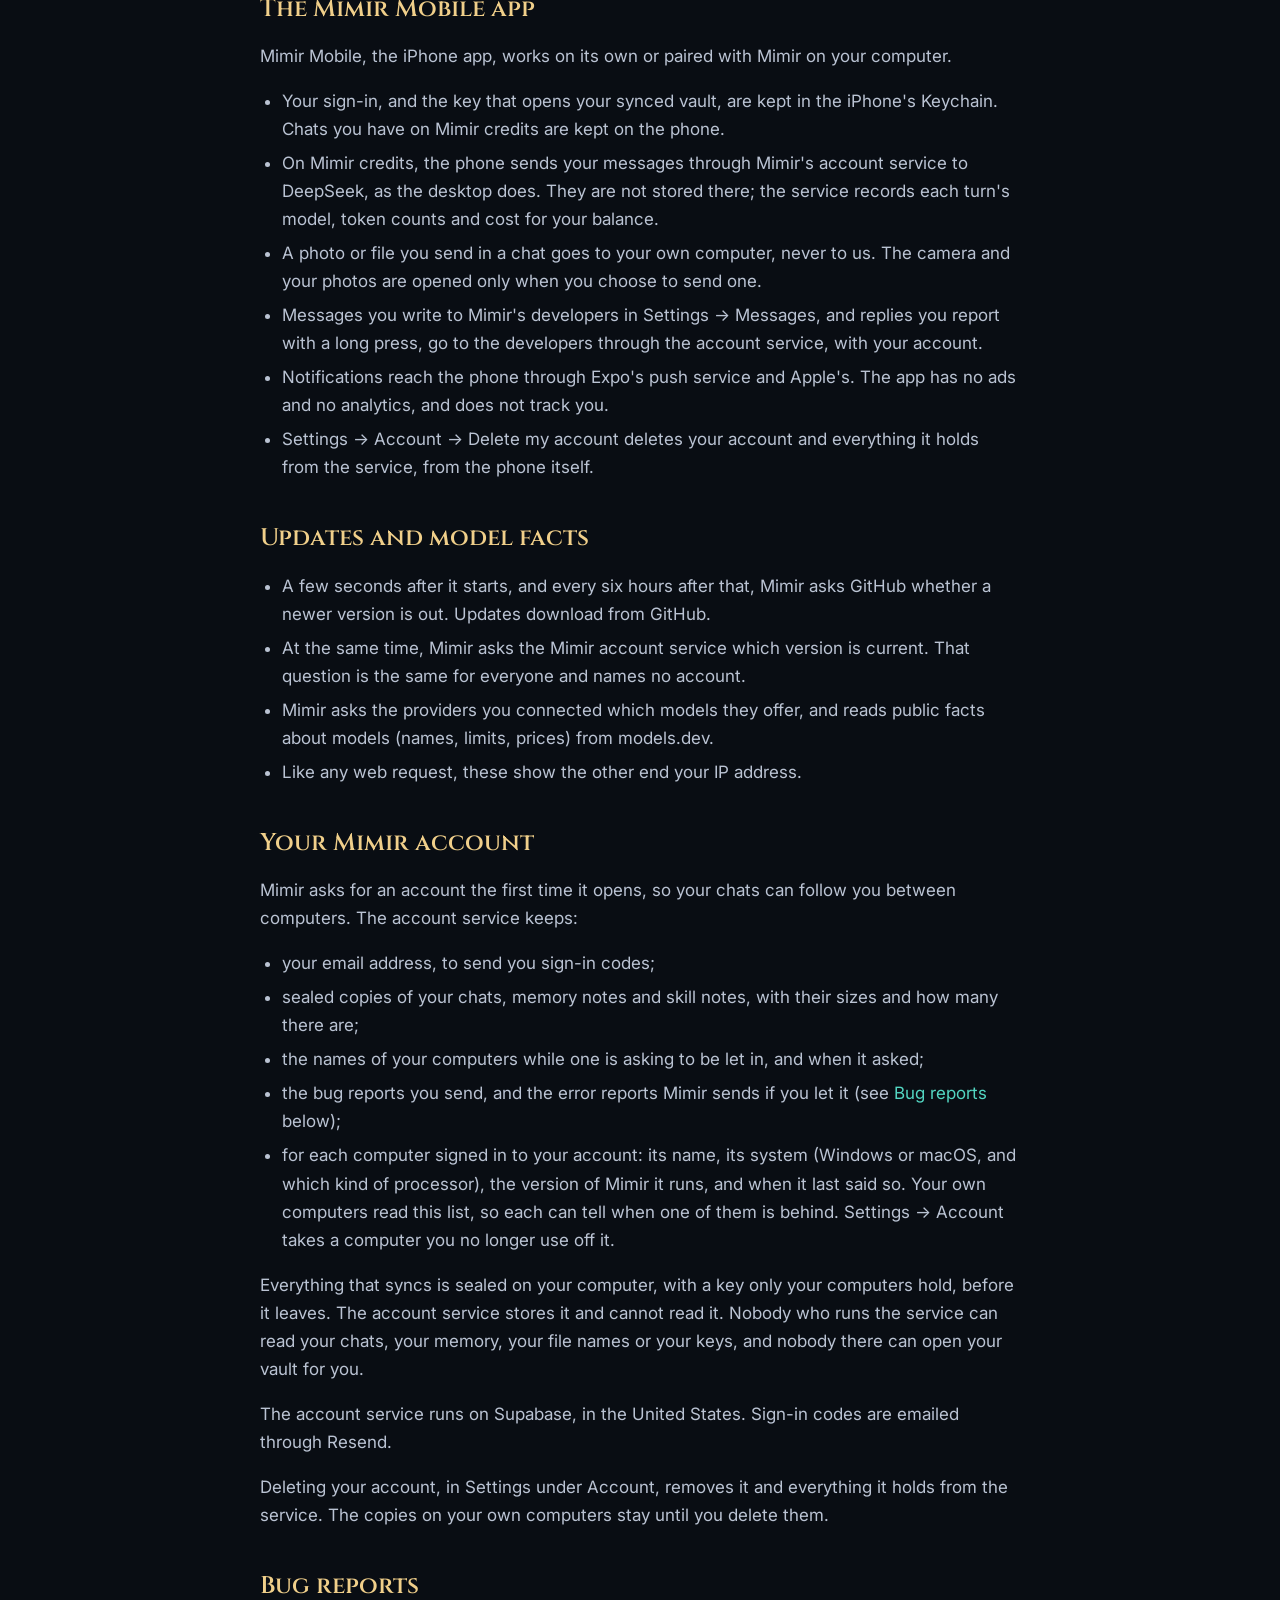
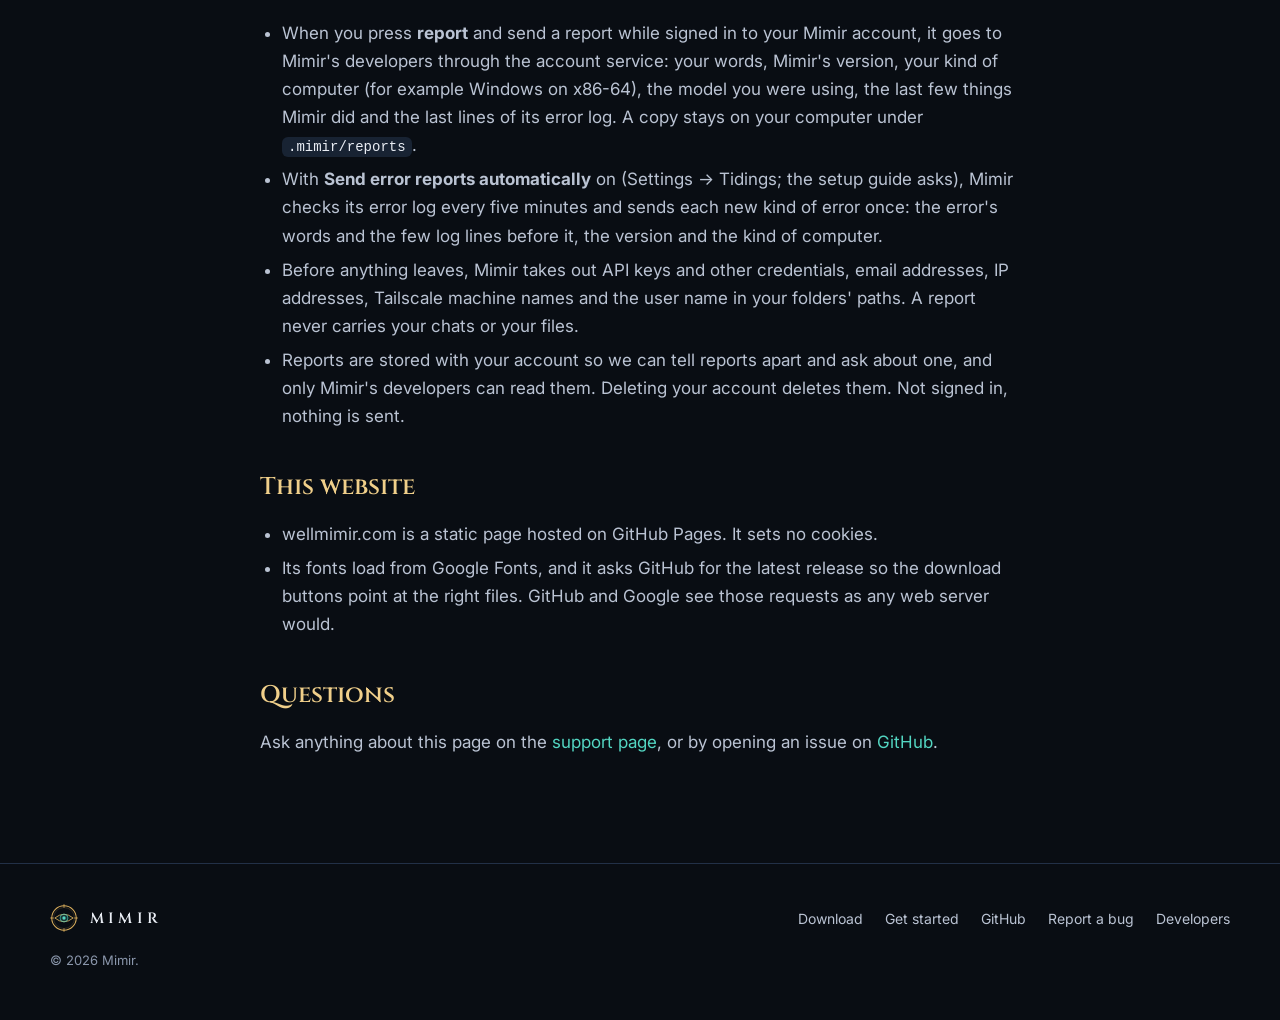
<file: privacy.html>
<!doctype html>
<html lang="en">
<head>
  <meta charset="utf-8">
  <meta name="viewport" content="width=device-width, initial-scale=1, viewport-fit=cover">
  <title>Privacy · Mimir</title>
  <meta name="description" content="What Mimir keeps, where it keeps it, and who can see it.">
  <meta name="theme-color" content="#090d13">
  <link rel="canonical" href="https://wellmimir.com/privacy.html">

  <meta property="og:type" content="website">
  <meta property="og:site_name" content="Mimir">
  <meta property="og:title" content="Privacy · Mimir">
  <meta property="og:description" content="What Mimir keeps, where it keeps it, and who can see it.">
  <meta property="og:url" content="https://wellmimir.com/privacy.html">
  <meta property="og:image" content="https://wellmimir.com/assets/img/og-card.jpg">
  <meta property="og:image:width" content="1200">
  <meta property="og:image:height" content="630">
  <meta property="og:image:alt" content="Mimir's golden eye with the words: Mimir, the Well remembers.">
  <meta name="twitter:card" content="summary_large_image">

  <link rel="icon" href="/favicon.ico" sizes="any">
  <link rel="icon" type="image/png" sizes="32x32" href="/assets/img/favicon-32.png">
  <link rel="apple-touch-icon" href="/assets/img/apple-touch-icon.png">
  <link rel="manifest" href="/site.webmanifest">
  <link rel="preconnect" href="https://fonts.googleapis.com">
  <link rel="preconnect" href="https://fonts.gstatic.com" crossorigin>
  <link rel="stylesheet" href="https://fonts.googleapis.com/css2?family=Cinzel:wght@500;600;700&family=Inter:wght@400;500;600&display=swap">
  <link rel="stylesheet" href="/assets/css/site.css">
</head>
<body>
  <a class="skip" href="#main">Skip to content</a>
  <svg width="0" height="0" style="position:absolute" aria-hidden="true">
    <defs>
      <symbol id="logo" viewBox="0 0 64 64">
        <circle cx="32" cy="32" r="28" fill="none" stroke="#d9ad5c" stroke-width="2.4"/>
        <circle cx="32" cy="32" r="24" fill="none" stroke="#d9ad5c" stroke-width="0.8" stroke-opacity="0.5"/>
        <path d="M11 32 Q 32 15 53 32 Q 32 49 11 32 Z" fill="#53d6c2" fill-opacity="0.06" stroke="#d9ad5c" stroke-width="2" stroke-linejoin="round"/>
        <circle cx="32" cy="32" r="9" fill="#53d6c2" fill-opacity="0.14" stroke="#53d6c2" stroke-width="1.6" stroke-opacity="0.9"/>
        <circle class="logo-pupil" cx="32" cy="32" r="3.8" fill="#53d6c2"/>
        <path d="M32 1.5v6M32 56.5v6M1.5 32h6M56.5 32h6" fill="none" stroke="#d9ad5c" stroke-width="2" stroke-linecap="round"/>
      </symbol>
    </defs>
  </svg>

  <header class="site-header is-solid">
    <nav class="nav wrap" aria-label="Main">
      <a class="brand" href="/" aria-label="Mimir home">
        <svg class="logo" aria-hidden="true"><use href="#logo"/></svg>
        <span class="brand-name">MIMIR</span>
      </a>
      <a class="btn btn-gold btn-small" style="margin-left:auto" href="/#download">Download</a>
    </nav>
  </header>

  <main id="main" class="page">
    <article class="prose wrap">
      <span class="eyebrow">Privacy</span>
      <h1>What Mimir keeps, and who can see it</h1>
      <p class="updated">Last updated October 25, 2026</p>
      <p>Mimir is a desktop app. Almost everything it knows about you stays on your computer. This page says what leaves it, where it goes, and why.</p>

      <h2>On your computer</h2>
      <ul>
        <li>Your chats, memory notes, skill notes and settings live in your Mimir workspace, a folder on your computer.</li>
        <li>Mimir's mind (his notes about himself and about you) and his journal of what he did stay on this computer. They are not synced, and travel only to the AI model you are talking to.</li>
        <li>API keys you give Mimir are sealed by Windows or by the macOS Keychain. They are never kept in plain text.</li>
        <li>Mimir's error logs stay on your computer, except for the bug reports below. Mimir has no ads and no analytics, and sends no tracking data anywhere.</li>
      </ul>

      <h2>Your AI provider</h2>
      <ul>
        <li>When you chat, your messages go from your computer straight to the AI provider you chose: Anthropic, OpenAI, DeepSeek, OpenRouter, a model running on your own machine, or another service you set up. That provider's own privacy terms cover what it receives.</li>
        <li>On Mimir credits, your messages pass through Mimir's account service on their way to DeepSeek and are not stored there. The service records each turn's model, token counts and cost so your balance is right, and it remembers a one-way hash of your computer's id so each computer gets its free starter credits only once. The id itself never leaves your computer.</li>
        <li>With a Claude or ChatGPT plan, Mimir works through the official Claude Code or Codex app on your computer, and signs in only through them.</li>
        <li>If you turn on ElevenLabs voices, the text to be spoken goes to ElevenLabs.</li>
        <li>We do not receive your messages.</li>
      </ul>

      <h2>Your phone</h2>
      <p>If you pair the Mimir phone app in Settings → Phone:</p>
      <ul>
        <li>The phone reaches this computer directly, through a private HTTPS address on your own network (such as Tailscale). Your chats and files go between your phone and your computer, not through us.</li>
        <li>When a reply or a picture is ready, Mimir sends your phone a notification through Expo's push service and Apple's. Unless you turn previews off on the phone, it carries the chat's title and the first words of the reply.</li>
        <li>No API key ever goes to the phone. A DeepSeek key that phone agents use is kept in Windows' credential store on this computer.</li>
      </ul>

      <h2>The Mimir Mobile app</h2>
      <p>Mimir Mobile, the iPhone app, works on its own or paired with Mimir on your computer.</p>
      <ul>
        <li>Your sign-in, and the key that opens your synced vault, are kept in the iPhone's Keychain. Chats you have on Mimir credits are kept on the phone.</li>
        <li>On Mimir credits, the phone sends your messages through Mimir's account service to DeepSeek, as the desktop does. They are not stored there; the service records each turn's model, token counts and cost for your balance.</li>
        <li>A photo or file you send in a chat goes to your own computer, never to us. The camera and your photos are opened only when you choose to send one.</li>
        <li>Messages you write to Mimir's developers in Settings → Messages, and replies you report with a long press, go to the developers through the account service, with your account.</li>
        <li>Notifications reach the phone through Expo's push service and Apple's. The app has no ads and no analytics, and does not track you.</li>
        <li>Settings → Account → Delete my account deletes your account and everything it holds from the service, from the phone itself.</li>
      </ul>

      <h2>Updates and model facts</h2>
      <ul>
        <li>A few seconds after it starts, and every six hours after that, Mimir asks GitHub whether a newer version is out. Updates download from GitHub.</li>
        <li>At the same time, Mimir asks the Mimir account service which version is current. That question is the same for everyone and names no account.</li>
        <li>Mimir asks the providers you connected which models they offer, and reads public facts about models (names, limits, prices) from models.dev.</li>
        <li>Like any web request, these show the other end your IP address.</li>
      </ul>

      <h2>Your Mimir account</h2>
      <p>Mimir asks for an account the first time it opens, so your chats can follow you between computers. The account service keeps:</p>
      <ul>
        <li>your email address, to send you sign-in codes;</li>
        <li>sealed copies of your chats, memory notes and skill notes, with their sizes and how many there are;</li>
        <li>the names of your computers while one is asking to be let in, and when it asked;</li>
        <li>the bug reports you send, and the error reports Mimir sends if you let it (see <a href="#reports">Bug reports</a> below);</li>
        <li>for each computer signed in to your account: its name, its system (Windows or macOS, and which kind of processor), the version of Mimir it runs, and when it last said so. Your own computers read this list, so each can tell when one of them is behind. Settings → Account takes a computer you no longer use off it.</li>
      </ul>
      <p>Everything that syncs is sealed on your computer, with a key only your computers hold, before it leaves. The account service stores it and cannot read it. Nobody who runs the service can read your chats, your memory, your file names or your keys, and nobody there can open your vault for you.</p>
      <p>The account service runs on Supabase, in the United States. Sign-in codes are emailed through Resend.</p>
      <p>Deleting your account, in Settings under Account, removes it and everything it holds from the service. The copies on your own computers stay until you delete them.</p>

      <h2 id="reports">Bug reports</h2>
      <ul>
        <li>When you press <b>report</b> and send a report while signed in to your Mimir account, it goes to Mimir's developers through the account service: your words, Mimir's version, your kind of computer (for example Windows on x86-64), the model you were using, the last few things Mimir did and the last lines of its error log. A copy stays on your computer under <code>.mimir/reports</code>.</li>
        <li>With <b>Send error reports automatically</b> on (Settings → Tidings; the setup guide asks), Mimir checks its error log every five minutes and sends each new kind of error once: the error's words and the few log lines before it, the version and the kind of computer.</li>
        <li>Before anything leaves, Mimir takes out API keys and other credentials, email addresses, IP addresses, Tailscale machine names and the user name in your folders' paths. A report never carries your chats or your files.</li>
        <li>Reports are stored with your account so we can tell reports apart and ask about one, and only Mimir's developers can read them. Deleting your account deletes them. Not signed in, nothing is sent.</li>
      </ul>

      <h2>This website</h2>
      <ul>
        <li>wellmimir.com is a static page hosted on GitHub Pages. It sets no cookies.</li>
        <li>Its fonts load from Google Fonts, and it asks GitHub for the latest release so the download buttons point at the right files. GitHub and Google see those requests as any web server would.</li>
      </ul>

      <h2>Questions</h2>
      <p>Ask anything about this page on the <a href="/support.html">support page</a>, or by opening an issue on <a href="https://github.com/ZipEmUp-source/Mimir-releases/issues">GitHub</a>.</p>
    </article>
  </main>

  <footer class="site-footer">
    <div class="wrap">
      <div class="footer-row">
        <a class="brand" href="/">
          <svg class="logo" aria-hidden="true"><use href="#logo"/></svg>
          <span class="brand-name">MIMIR</span>
        </a>
        <ul class="footer-links">
          <li><a href="/#download">Download</a></li>
          <li><a href="/start/">Get started</a></li>
          <li><a href="https://github.com/ZipEmUp-source/Mimir-releases">GitHub</a></li>
          <li><a href="https://github.com/ZipEmUp-source/Mimir-releases/issues">Report a bug</a></li>
          <li><a href="/developer/" rel="nofollow">Developers</a></li>
        </ul>
      </div>
      <p class="fine">© 2026 Mimir.</p>
    </div>
  </footer>
</body>
</html>
</file>
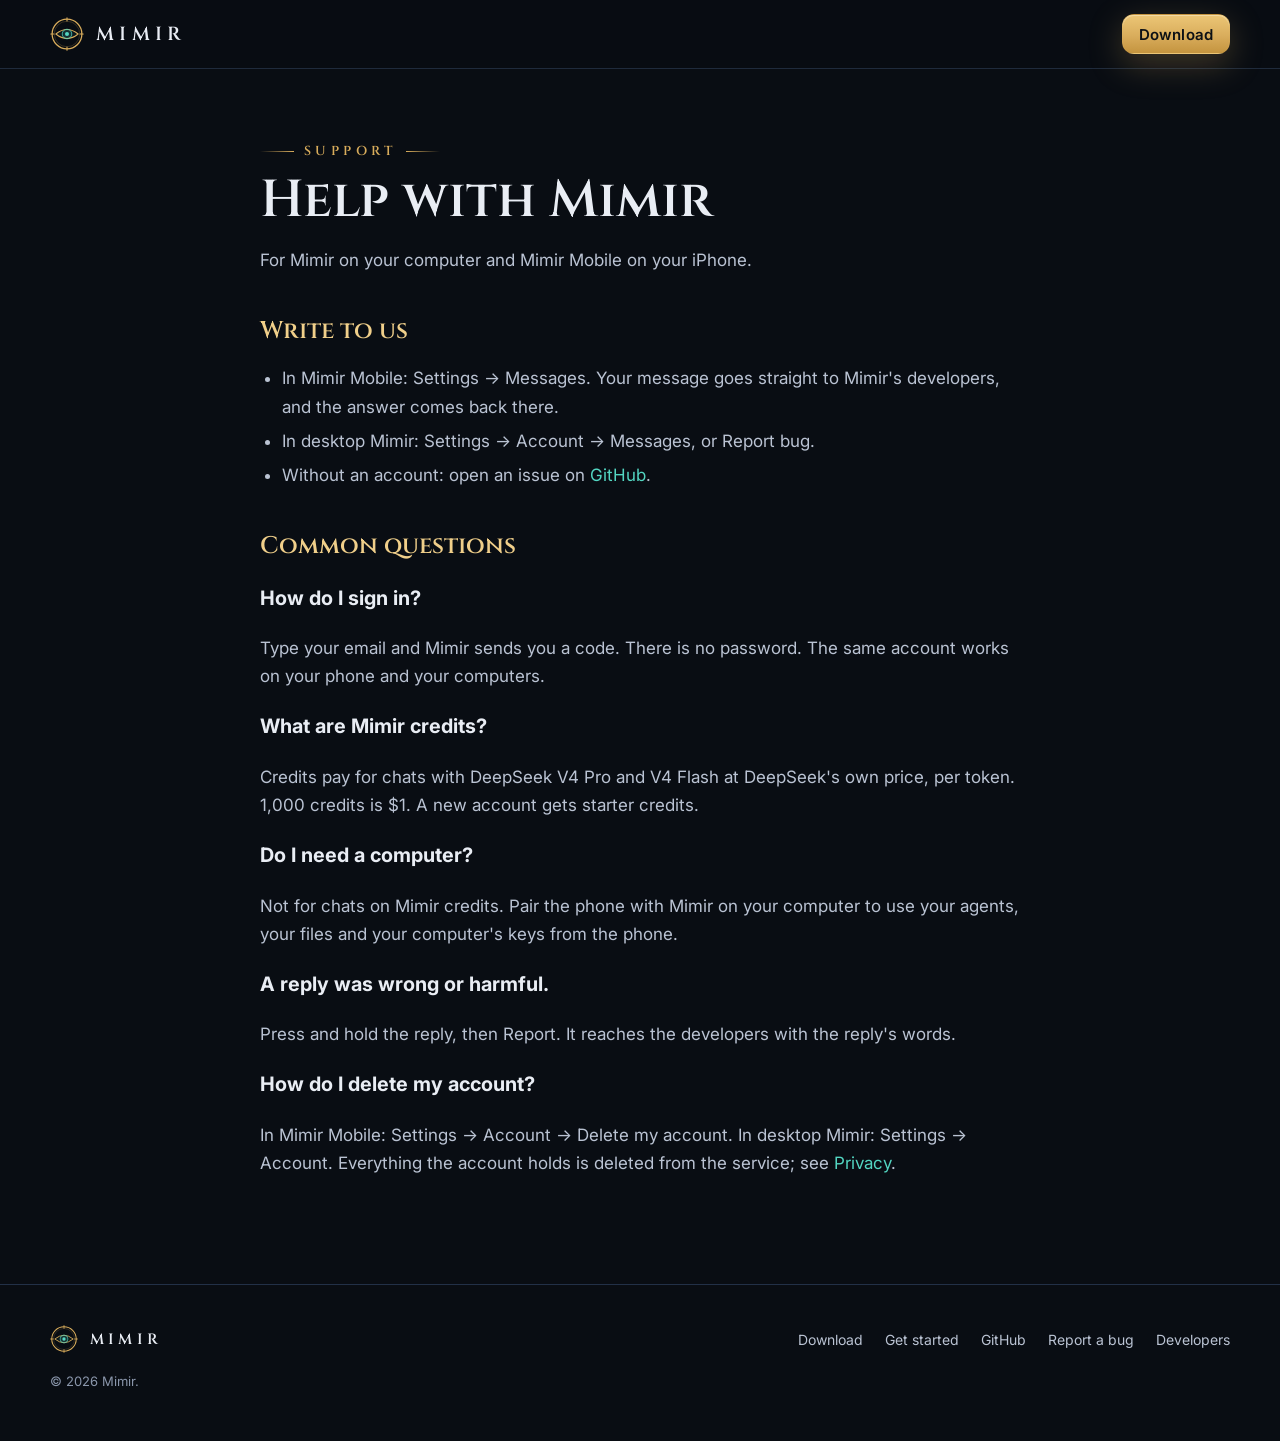
<file: support.html>
<!doctype html>
<html lang="en">
<head>
  <meta charset="utf-8">
  <meta name="viewport" content="width=device-width, initial-scale=1, viewport-fit=cover">
  <title>Support · Mimir</title>
  <meta name="description" content="Help with Mimir and Mimir Mobile, and how to reach its developers.">
  <meta name="theme-color" content="#090d13">
  <link rel="canonical" href="https://wellmimir.com/support.html">

  <meta property="og:type" content="website">
  <meta property="og:site_name" content="Mimir">
  <meta property="og:title" content="Support · Mimir">
  <meta property="og:description" content="Help with Mimir and Mimir Mobile, and how to reach its developers.">
  <meta property="og:url" content="https://wellmimir.com/support.html">
  <meta property="og:image" content="https://wellmimir.com/assets/img/og-card.jpg">
  <meta property="og:image:width" content="1200">
  <meta property="og:image:height" content="630">
  <meta property="og:image:alt" content="Mimir's golden eye with the words: Mimir, the Well remembers.">
  <meta name="twitter:card" content="summary_large_image">

  <link rel="icon" href="/favicon.ico" sizes="any">
  <link rel="icon" type="image/png" sizes="32x32" href="/assets/img/favicon-32.png">
  <link rel="apple-touch-icon" href="/assets/img/apple-touch-icon.png">
  <link rel="manifest" href="/site.webmanifest">
  <link rel="preconnect" href="https://fonts.googleapis.com">
  <link rel="preconnect" href="https://fonts.gstatic.com" crossorigin>
  <link rel="stylesheet" href="https://fonts.googleapis.com/css2?family=Cinzel:wght@500;600;700&family=Inter:wght@400;500;600&display=swap">
  <link rel="stylesheet" href="/assets/css/site.css">
</head>
<body>
  <a class="skip" href="#main">Skip to content</a>
  <svg width="0" height="0" style="position:absolute" aria-hidden="true">
    <defs>
      <symbol id="logo" viewBox="0 0 64 64">
        <circle cx="32" cy="32" r="28" fill="none" stroke="#d9ad5c" stroke-width="2.4"/>
        <circle cx="32" cy="32" r="24" fill="none" stroke="#d9ad5c" stroke-width="0.8" stroke-opacity="0.5"/>
        <path d="M11 32 Q 32 15 53 32 Q 32 49 11 32 Z" fill="#53d6c2" fill-opacity="0.06" stroke="#d9ad5c" stroke-width="2" stroke-linejoin="round"/>
        <circle cx="32" cy="32" r="9" fill="#53d6c2" fill-opacity="0.14" stroke="#53d6c2" stroke-width="1.6" stroke-opacity="0.9"/>
        <circle class="logo-pupil" cx="32" cy="32" r="3.8" fill="#53d6c2"/>
        <path d="M32 1.5v6M32 56.5v6M1.5 32h6M56.5 32h6" fill="none" stroke="#d9ad5c" stroke-width="2" stroke-linecap="round"/>
      </symbol>
    </defs>
  </svg>

  <header class="site-header is-solid">
    <nav class="nav wrap" aria-label="Main">
      <a class="brand" href="/" aria-label="Mimir home">
        <svg class="logo" aria-hidden="true"><use href="#logo"/></svg>
        <span class="brand-name">MIMIR</span>
      </a>
      <a class="btn btn-gold btn-small" style="margin-left:auto" href="/#download">Download</a>
    </nav>
  </header>

  <main id="main" class="page">
    <article class="prose wrap">
      <span class="eyebrow">Support</span>
      <h1>Help with Mimir</h1>
      <p>For Mimir on your computer and Mimir Mobile on your iPhone.</p>

      <h2>Write to us</h2>
      <ul>
        <li>In Mimir Mobile: Settings → Messages. Your message goes straight to Mimir's developers, and the answer comes back there.</li>
        <li>In desktop Mimir: Settings → Account → Messages, or Report bug.</li>
        <li>Without an account: open an issue on <a href="https://github.com/ZipEmUp-source/Mimir-releases/issues">GitHub</a>.</li>
      </ul>

      <h2>Common questions</h2>
      <h3>How do I sign in?</h3>
      <p>Type your email and Mimir sends you a code. There is no password. The same account works on your phone and your computers.</p>
      <h3>What are Mimir credits?</h3>
      <p>Credits pay for chats with DeepSeek V4 Pro and V4 Flash at DeepSeek's own price, per token. 1,000 credits is $1. A new account gets starter credits.</p>
      <h3>Do I need a computer?</h3>
      <p>Not for chats on Mimir credits. Pair the phone with Mimir on your computer to use your agents, your files and your computer's keys from the phone.</p>
      <h3>A reply was wrong or harmful.</h3>
      <p>Press and hold the reply, then Report. It reaches the developers with the reply's words.</p>
      <h3>How do I delete my account?</h3>
      <p>In Mimir Mobile: Settings → Account → Delete my account. In desktop Mimir: Settings → Account. Everything the account holds is deleted from the service; see <a href="/privacy.html">Privacy</a>.</p>
    </article>
  </main>

  <footer class="site-footer">
    <div class="wrap">
      <div class="footer-row">
        <a class="brand" href="/">
          <svg class="logo" aria-hidden="true"><use href="#logo"/></svg>
          <span class="brand-name">MIMIR</span>
        </a>
        <ul class="footer-links">
          <li><a href="/#download">Download</a></li>
          <li><a href="/start/">Get started</a></li>
          <li><a href="https://github.com/ZipEmUp-source/Mimir-releases">GitHub</a></li>
          <li><a href="https://github.com/ZipEmUp-source/Mimir-releases/issues">Report a bug</a></li>
          <li><a href="/developer/" rel="nofollow">Developers</a></li>
        </ul>
      </div>
      <p class="fine">© 2026 Mimir.</p>
    </div>
  </footer>
</body>
</html>
</file>
<file: assets/css/site.css>
/* wellmimir.com — Mimir's own palette (src/styles/global.css, "Mimir's Well" dark). */
:root {
  color-scheme: dark;
  --bg: #090d13;
  --bg-raised: #0d131c;
  --panel: rgba(17, 25, 39, 0.72);
  --panel-solid: #111927;
  --panel-strong: #182333;
  --line: #223047;
  --line-strong: #33465f;
  --text: #e9edf4;
  --text-soft: #bac3d3;
  --muted: #8a96ab;
  --teal: #53d6c2;
  --blue: #7fb0e8;
  --gold: #d9ad5c;
  --gold-bright: #f0cf8a;
  --ink: #0c1015;
  --teal-14: rgba(83, 214, 194, 0.14);
  --teal-30: rgba(83, 214, 194, 0.3);
  --gold-12: rgba(217, 173, 92, 0.12);
  --gold-25: rgba(217, 173, 92, 0.25);
  --gold-45: rgba(217, 173, 92, 0.45);

  --radius: 18px;
  --radius-sm: 12px;
  --max: 1180px;
  --gutter: clamp(16px, 4vw, 40px);
  --shadow: 0 30px 90px rgba(0, 0, 0, 0.45);

  --font-display: "Cinzel", "Palatino Linotype", Palatino, "Book Antiqua", Georgia, serif;
  --font-serif: "Cormorant Garamond", "Palatino Linotype", Palatino, Georgia, serif;
  --font-ui: "Inter", "Segoe UI Variable", "Segoe UI", -apple-system, BlinkMacSystemFont, system-ui, sans-serif;
  --font-mono: "JetBrains Mono", "Cascadia Code", "SFMono-Regular", Consolas, monospace;
}

*,
*::before,
*::after { box-sizing: border-box; }

html {
  /* Wide glows (the Ward's) would otherwise widen a phone's layout viewport. */
  overflow-x: hidden;
  overflow-x: clip;
  scroll-behavior: smooth;
  scroll-padding-top: 84px;
  -webkit-text-size-adjust: 100%;
}

body {
  margin: 0;
  background: var(--bg);
  color: var(--text);
  font: 400 17px/1.65 var(--font-ui);
  -webkit-font-smoothing: antialiased;
  text-rendering: optimizeLegibility;
  overflow-x: hidden;
  overflow-x: clip;
}

img, svg, picture { display: block; max-width: 100%; }
a { color: var(--teal); text-decoration: none; }
a:hover { color: var(--gold-bright); }
:focus-visible { outline: 2px solid var(--gold); outline-offset: 3px; border-radius: 6px; }
::selection { background: var(--gold-45); color: #fff; }

.skip {
  position: absolute; left: 12px; top: -60px; z-index: 100;
  background: var(--gold); color: var(--ink); padding: 10px 14px; border-radius: 10px; font-weight: 600;
}
.skip:focus { top: 12px; }

.wrap { width: min(var(--max), 100% - 2 * var(--gutter)); margin-inline: auto; }

/* ── Header ─────────────────────────────────────────────────────────────── */
.site-header {
  position: fixed; inset: 0 0 auto; z-index: 50;
  transition: background 0.35s ease, border-color 0.35s ease, backdrop-filter 0.35s ease;
  border-bottom: 1px solid transparent;
}
.site-header.is-solid {
  background: rgba(9, 13, 19, 0.82);
  backdrop-filter: blur(14px) saturate(1.2);
  -webkit-backdrop-filter: blur(14px) saturate(1.2);
  border-bottom-color: rgba(51, 70, 95, 0.55);
}
.nav { display: flex; align-items: center; gap: 20px; height: 68px; }
.brand { display: flex; align-items: center; gap: 12px; color: var(--text); }
.brand:hover { color: var(--text); }
.brand .logo { width: 34px; height: 34px; }
.brand-name { font: 600 19px/1 var(--font-display); letter-spacing: 0.28em; }
.nav-links { display: flex; gap: 6px; margin-left: auto; list-style: none; padding: 0; margin-block: 0; }
.nav-links a {
  color: var(--text-soft); font-size: 15px; font-weight: 500; padding: 8px 12px; border-radius: 10px;
}
.nav-links a:hover { color: var(--text); background: rgba(255, 255, 255, 0.05); }
.nav .btn { margin-left: 6px; }
.menu-toggle {
  display: none; margin-left: auto; background: none; border: 1px solid var(--line-strong);
  color: var(--text); width: 42px; height: 42px; border-radius: 12px; cursor: pointer;
}
.menu-toggle span, .menu-toggle span::before, .menu-toggle span::after {
  display: block; width: 18px; height: 2px; background: currentColor; margin: auto; position: relative;
  border-radius: 2px; transition: transform 0.25s ease, opacity 0.25s ease;
}
.menu-toggle span::before, .menu-toggle span::after { content: ""; position: absolute; left: 0; }
.menu-toggle span::before { top: -6px; }
.menu-toggle span::after { top: 6px; }
.nav.is-open .menu-toggle span { background: transparent; }
.nav.is-open .menu-toggle span::before { transform: translateY(6px) rotate(45deg); }
.nav.is-open .menu-toggle span::after { transform: translateY(-6px) rotate(-45deg); }

/* ── Buttons ────────────────────────────────────────────────────────────── */
.btn {
  --btn-bg: transparent;
  display: inline-flex; align-items: center; justify-content: center; gap: 10px;
  min-height: 48px; padding: 0 22px; border-radius: 14px;
  font: 600 16px/1 var(--font-ui); letter-spacing: 0.01em; cursor: pointer;
  border: 1px solid transparent; color: var(--text); background: var(--btn-bg);
  transition: transform 0.18s ease, box-shadow 0.25s ease, background 0.25s ease, color 0.25s ease, border-color 0.25s ease;
  white-space: nowrap;
}
.btn:hover { transform: translateY(-1px); }
.btn:active { transform: translateY(0); }
.btn svg { width: 20px; height: 20px; flex: none; }
.btn-gold {
  background: linear-gradient(180deg, #ecc676, var(--gold) 55%, #c4943f);
  color: var(--ink);
  box-shadow: 0 10px 34px rgba(217, 173, 92, 0.28), inset 0 1px 0 rgba(255, 255, 255, 0.35);
}
.btn-gold:hover { color: var(--ink); box-shadow: 0 14px 44px rgba(217, 173, 92, 0.42), inset 0 1px 0 rgba(255, 255, 255, 0.4); }
.btn-ghost { border-color: var(--line-strong); background: rgba(13, 19, 28, 0.55); backdrop-filter: blur(8px); }
.btn-ghost:hover { color: var(--text); border-color: var(--teal); background: rgba(83, 214, 194, 0.08); }
.btn-small { min-height: 40px; padding: 0 16px; font-size: 15px; border-radius: 12px; }
.btn-large { min-height: 58px; padding: 0 30px; font-size: 17px; border-radius: 16px; }

/* ── Hero ───────────────────────────────────────────────────────────────── */
.hero {
  position: relative; isolation: isolate;
  height: 100svh; min-height: 660px; max-height: 1100px;
  container-type: size;
  display: flex; align-items: flex-end;
  overflow: hidden;
}
.hero-art, .hero-art img {
  position: absolute; inset: 0; width: 100%; height: 100%;
}
.hero-art img { object-fit: cover; object-position: 55% 44%; transform: scale(1.03); animation: drift 26s ease-in-out infinite alternate; }
@keyframes drift { from { transform: scale(1.03) translateY(0); } to { transform: scale(1.08) translateY(-1.2%); } }
/* The iris sits at 55% / 44% of the art, which object-position keeps at the same spot of the box. */
.hero { --s: max(calc(100cqw / 1792), calc(100cqh / 1024)); }
.iris-glow, .iris-ring {
  position: absolute; left: 55%; top: 44%; translate: -50% -50%; pointer-events: none;
}
.iris-glow {
  width: calc(var(--s) * 620); aspect-ratio: 1; border-radius: 50%;
  background: radial-gradient(circle, rgba(255, 196, 92, 0.34) 0%, rgba(255, 170, 60, 0.12) 38%, transparent 66%);
  mix-blend-mode: screen; animation: breathe 7s ease-in-out infinite;
}
@keyframes breathe { 0%, 100% { opacity: 0.55; scale: 0.96; } 50% { opacity: 1; scale: 1.04; } }
.iris-ring { width: calc(var(--s) * 760); aspect-ratio: 1; opacity: 0.42; }
.iris-ring svg { width: 100%; height: 100%; animation: turn 140s linear infinite; }
.iris-ring text { fill: var(--gold); font: 400 4.2px var(--font-serif); }
@keyframes turn { to { rotate: 360deg; } }
/* The logo's pupil pulses in CSS, not SMIL, so prefers-reduced-motion stops it. */
.logo-pupil { animation: pupil 3.2s linear infinite; }
@keyframes pupil { 0%, 100% { opacity: 0.75; } 50% { opacity: 1; } }
.hero::before {
  content: ""; position: absolute; inset: 0; z-index: 1; pointer-events: none;
  background:
    linear-gradient(180deg, rgba(9, 13, 19, 0.72) 0%, rgba(9, 13, 19, 0) 18%),
    linear-gradient(0deg, var(--bg) 2%, rgba(9, 13, 19, 0.88) 24%, rgba(9, 13, 19, 0.2) 52%, rgba(9, 13, 19, 0) 70%),
    radial-gradient(120% 90% at 55% 44%, transparent 45%, rgba(9, 13, 19, 0.65) 100%);
}
.hero-art, .iris-glow, .iris-ring { z-index: 0; }
.hero-content {
  position: relative; z-index: 2;
  padding-bottom: clamp(40px, 8vh, 88px); text-align: center;
}
/* A pool of shadow behind the words, so they read over the bright iris. */
.hero-content::before {
  content: ""; position: absolute; z-index: -1; left: 50%; bottom: 0; translate: -50% 0; pointer-events: none;
  width: min(1100px, 130%); height: 118%;
  background: radial-gradient(50% 52% at 50% 60%, rgba(9, 13, 19, 0.8), rgba(9, 13, 19, 0.45) 55%, transparent 80%);
}
/* A tight dark halo keeps the small gold words readable over the bright iris. */
.hero .eyebrow { color: var(--gold-bright); text-shadow: 0 0 3px rgba(9, 13, 19, 0.9), 0 0 10px rgba(9, 13, 19, 0.9), 0 2px 14px rgba(0, 0, 0, 0.9); }
.eyebrow {
  display: inline-flex; align-items: center; gap: 10px;
  font: 600 13px/1 var(--font-display); letter-spacing: 0.34em; text-transform: uppercase; color: var(--gold);
}
.eyebrow::before, .eyebrow::after { content: ""; width: 34px; height: 1px; background: linear-gradient(90deg, transparent, var(--gold)); }
.eyebrow::after { transform: scaleX(-1); }
.hero h1 {
  margin: 18px auto 14px;
  font: 600 clamp(44px, 7.4vw, 96px)/1.02 var(--font-display);
  letter-spacing: 0.02em;
  background: linear-gradient(180deg, #fff6dc 0%, var(--gold-bright) 38%, var(--gold) 75%, #b3823a 100%);
  -webkit-background-clip: text; background-clip: text; color: transparent;
  text-shadow: 0 0 60px rgba(217, 173, 92, 0.18);
  filter: drop-shadow(0 6px 26px rgba(0, 0, 0, 0.55));
}
.hero .lede {
  margin: 0 auto; max-width: 660px;
  font-size: clamp(17px, 1.6vw, 20px); color: var(--text-soft);
}
.hero-actions { display: flex; gap: 12px; justify-content: center; flex-wrap: wrap; margin-top: 30px; }
.hero-meta { margin-top: 18px; font-size: 14px; color: var(--muted); }
.hero-meta strong { color: var(--text-soft); font-weight: 500; }
.release-name { font-family: var(--font-serif); font-style: italic; font-size: 16px; color: var(--gold); }
.scroll-cue {
  position: absolute; z-index: 2; left: 50%; bottom: 14px; translate: -50% 0;
  width: 22px; height: 34px; border: 1.5px solid rgba(186, 195, 211, 0.4); border-radius: 12px;
}
.scroll-cue::after {
  content: ""; position: absolute; left: 50%; top: 7px; width: 3px; height: 7px; margin-left: -1.5px;
  border-radius: 2px; background: var(--gold); animation: cue 2.2s ease-in-out infinite;
}
@keyframes cue { 0% { opacity: 0; transform: translateY(0); } 40% { opacity: 1; } 100% { opacity: 0; transform: translateY(11px); } }

/* ── Sections ───────────────────────────────────────────────────────────── */
section { position: relative; }
.section { padding: clamp(64px, 9vw, 112px) 0; }
h1, h2, h3 { text-wrap: balance; }
.section-head { text-align: center; max-width: 760px; margin: 0 auto clamp(40px, 6vw, 64px); }
.section-head h2 {
  margin: 14px 0 14px; font: 600 clamp(32px, 4.4vw, 52px)/1.1 var(--font-display); letter-spacing: 0.01em;
}
.section-head p { margin: 0; color: var(--text-soft); font-size: clamp(16px, 1.5vw, 19px); }
.rune-rule {
  display: flex; align-items: center; justify-content: center; gap: 18px; color: var(--gold);
  font: 400 18px/1 var(--font-serif); letter-spacing: 0.6em; opacity: 0.7; padding: 8px 0;
}
.rune-rule::before, .rune-rule::after { content: ""; flex: 0 1 180px; height: 1px; background: linear-gradient(90deg, transparent, var(--gold-45), transparent); }

.glow-a, .glow-b { overflow-x: hidden; overflow-x: clip; }
.glow-a::before, .glow-b::before {
  content: ""; position: absolute; z-index: -1; pointer-events: none; border-radius: 50%; filter: blur(20px);
}
.glow-a::before { width: 900px; height: 600px; left: -300px; top: 0; background: radial-gradient(closest-side, rgba(83, 214, 194, 0.07), transparent); }
.glow-b::before { width: 900px; height: 700px; right: -320px; top: 10%; background: radial-gradient(closest-side, rgba(217, 173, 92, 0.07), transparent); }

/* Providers strip */
.providers { padding: 36px 0 0; }
.providers p { text-align: center; color: var(--muted); font-size: 14px; letter-spacing: 0.18em; text-transform: uppercase; margin: 0 0 18px; }
.chips { display: flex; flex-wrap: wrap; justify-content: center; gap: 10px; list-style: none; padding: 0; margin: 0; }
.chips li {
  display: inline-flex; align-items: center; gap: 9px; padding: 10px 16px; border-radius: 999px;
  border: 1px solid var(--line); background: rgba(13, 19, 28, 0.7); color: var(--text-soft); font-size: 15px; font-weight: 500;
}
.chips li b { color: var(--text); font-weight: 600; }
.chips .dot { width: 8px; height: 8px; border-radius: 50%; background: var(--teal); box-shadow: 0 0 10px var(--teal); }
.chips .dot.gold { background: var(--gold); box-shadow: 0 0 10px var(--gold); }

/* Feature cards */
.cards { display: grid; grid-template-columns: repeat(3, minmax(0, 1fr)); gap: 18px; }
.card {
  position: relative; overflow: hidden;
  padding: 28px 26px 26px; border-radius: var(--radius);
  background: linear-gradient(180deg, rgba(24, 35, 51, 0.72), rgba(13, 19, 28, 0.72));
  border: 1px solid var(--line);
  transition: transform 0.35s ease, border-color 0.35s ease, box-shadow 0.35s ease;
}
.card::after {
  content: ""; position: absolute; inset: -1px; border-radius: inherit; pointer-events: none;
  background: radial-gradient(400px 200px at var(--mx, 50%) var(--my, 0%), rgba(217, 173, 92, 0.12), transparent 70%);
  opacity: 0; transition: opacity 0.35s ease;
}
.card:hover { transform: translateY(-4px); border-color: var(--gold-25); box-shadow: var(--shadow); }
.card:hover::after { opacity: 1; }
.rune {
  display: grid; place-items: center; width: 52px; height: 52px; border-radius: 50%;
  border: 1px solid var(--gold-45); background: radial-gradient(circle, var(--gold-12), transparent 70%);
  color: var(--gold-bright); font: 400 26px/1 var(--font-serif); margin-bottom: 18px;
  box-shadow: 0 0 24px rgba(217, 173, 92, 0.12) inset;
}
.card h3 { margin: 0 0 8px; font: 600 22px/1.25 var(--font-display); letter-spacing: 0.01em; }
.card p { margin: 0; color: var(--text-soft); font-size: 16px; }
.card .kicker { display: block; margin-bottom: 6px; color: var(--teal); font-size: 12px; font-weight: 600; letter-spacing: 0.2em; text-transform: uppercase; }

.extras { display: flex; flex-wrap: wrap; justify-content: center; gap: 10px 26px; margin: 34px 0 0; padding: 0; list-style: none; color: var(--muted); font-size: 15px; }
.extras li::before { content: "ᛜ"; color: var(--gold); margin-right: 8px; font-family: var(--font-serif); }

/* Showcase */
.showcase { display: grid; grid-template-columns: 1.35fr 1fr; gap: 22px; align-items: start; }
.shot {
  margin: 0; border-radius: 16px; overflow: hidden; border: 1px solid var(--line-strong);
  background: var(--panel-solid); box-shadow: var(--shadow), 0 0 0 1px rgba(217, 173, 92, 0.06);
  transition: transform 0.5s ease, box-shadow 0.5s ease;
}
.shot:hover { transform: translateY(-4px) scale(1.01); box-shadow: 0 40px 110px rgba(0, 0, 0, 0.55), 0 0 0 1px var(--gold-25); }
.shot img { width: 100%; height: auto; }
.shot figcaption { padding: 14px 18px; font-size: 14px; color: var(--muted); border-top: 1px solid var(--line); }
.shot figcaption b { color: var(--text); font-weight: 600; }
.showcase-side { display: grid; gap: 22px; }

/* The Ward */
.ward { display: grid; grid-template-columns: 1fr 1fr; gap: clamp(28px, 5vw, 64px); align-items: center; }
.ward h2 { margin: 12px 0 16px; font: 600 clamp(30px, 4vw, 46px)/1.12 var(--font-display); }
.ward p { color: var(--text-soft); margin: 0 0 14px; }
.ticks { list-style: none; padding: 0; margin: 22px 0 0; display: grid; gap: 12px; }
.ticks li { display: flex; gap: 12px; color: var(--text-soft); }
.ticks li::before {
  content: ""; flex: none; width: 20px; height: 20px; margin-top: 3px; border-radius: 50%;
  background: var(--teal-14) url("data:image/svg+xml,%3Csvg xmlns='http://www.w3.org/2000/svg' viewBox='0 0 20 20'%3E%3Cpath d='M5.5 10.5l3 3 6-7' fill='none' stroke='%2353d6c2' stroke-width='2' stroke-linecap='round' stroke-linejoin='round'/%3E%3C/svg%3E") center/14px no-repeat;
  border: 1px solid var(--teal-30);
}
.dialog-mock {
  position: relative; max-width: 460px; margin-inline: auto; width: 100%;
  border-radius: 10px; overflow: hidden; background: #f3f3f3; color: #1b1b1b;
  box-shadow: 0 40px 120px rgba(0, 0, 0, 0.6), 0 0 0 1px rgba(255, 255, 255, 0.06);
  font: 400 14px/1.5 "Segoe UI Variable", "Segoe UI", -apple-system, system-ui, sans-serif;
  transform: rotate(-1.2deg);
}
.dialog-mock .bar { display: flex; align-items: center; justify-content: space-between; padding: 10px 14px; background: #fff; border-bottom: 1px solid #e5e5e5; font-size: 13px; }
.dialog-mock .bar span:last-child { color: #555; font-size: 16px; line-height: 1; }
.dialog-mock .body { display: flex; gap: 14px; padding: 20px 20px 10px; background: #fff; }
.dialog-mock .warn { flex: none; width: 34px; height: 34px; }
.dialog-mock .cmd { display: block; margin-top: 8px; padding: 8px 10px; border-radius: 6px; background: #f1f3f5; font: 13px/1.4 var(--font-mono); color: #333; word-break: break-all; }
.dialog-mock .buttons { display: flex; justify-content: flex-end; gap: 8px; padding: 14px 16px; background: #f3f3f3; border-top: 1px solid #e5e5e5; }
.dialog-mock .buttons span { min-width: 84px; text-align: center; padding: 6px 12px; border-radius: 5px; border: 1px solid #cfcfcf; background: #fdfdfd; }
.dialog-mock .buttons .default { border: 2px solid #1a67c9; }
.ward-art { position: relative; padding-bottom: 90px; }
.ward-shot { width: 84%; margin-left: auto; transform: rotate(1.4deg); }
.ward-shot:hover { transform: rotate(1.4deg) translateY(-4px); }
.ward-art .dialog-mock { position: absolute; left: 0; bottom: 0; width: min(420px, 88%); }
@media (max-width: 860px) {
  .ward-art { padding-bottom: 0; }
  .ward-shot { width: 100%; transform: none; }
  .ward-shot:hover { transform: translateY(-4px); }
  .ward-art .dialog-mock { position: relative; margin: -60px auto 0; }
}
.ward-art::before {
  content: ""; position: absolute; inset: -12% -8%; z-index: -1; border-radius: 50%;
  background: radial-gradient(closest-side, rgba(83, 214, 194, 0.12), transparent);
}

/* Accounts */
.accounts { display: grid; grid-template-columns: 1.05fr 1fr; gap: clamp(28px, 5vw, 64px); align-items: center; }
.badge {
  display: inline-flex; align-items: center; gap: 8px; padding: 6px 12px; border-radius: 999px;
  background: var(--teal-14); border: 1px solid var(--teal-30); color: var(--teal);
  font-size: 12px; font-weight: 600; letter-spacing: 0.14em; text-transform: uppercase;
}
.badge::before { content: ""; width: 6px; height: 6px; border-radius: 50%; background: currentColor; box-shadow: 0 0 8px currentColor; }
.accounts h2 { margin: 16px 0 14px; font: 600 clamp(30px, 4vw, 46px)/1.12 var(--font-display); }
.accounts > div > p { color: var(--text-soft); margin: 0 0 8px; }
.steps { counter-reset: step; list-style: none; padding: 0; margin: 26px 0 0; display: grid; gap: 14px; }
.steps li { counter-increment: step; display: grid; grid-template-columns: 40px 1fr; gap: 14px; align-items: start; color: var(--text-soft); }
.steps li::before {
  content: counter(step); display: grid; place-items: center; width: 40px; height: 40px; border-radius: 12px;
  border: 1px solid var(--gold-45); color: var(--gold-bright); font: 600 16px/1 var(--font-display); background: var(--gold-12);
}
.steps b { color: var(--text); font-weight: 600; }
.vault {
  position: relative; aspect-ratio: 1.12; border-radius: 26px; overflow: hidden;
  border: 1px solid var(--line); background:
    radial-gradient(60% 60% at 50% 50%, rgba(83, 214, 194, 0.1), transparent 70%),
    linear-gradient(180deg, rgba(24, 35, 51, 0.6), rgba(13, 19, 28, 0.6));
}
.vault svg { position: absolute; inset: 0; width: 100%; height: 100%; }
.vault .flow { stroke-dasharray: 3 9; animation: flow 2.8s linear infinite; }
@keyframes flow { to { stroke-dashoffset: -48; } }
.vault .device-label { fill: var(--text-soft); font: 500 13px var(--font-ui); }
.vault .device-sub { fill: var(--muted); font: 400 11px var(--font-ui); }
.vault .code { fill: var(--gold-bright); font: 600 15px var(--font-mono); letter-spacing: 3px; }

/* Downloads */
.download-panel {
  position: relative; overflow: hidden; border-radius: 28px; padding: clamp(28px, 5vw, 56px);
  border: 1px solid var(--gold-25);
  background:
    radial-gradient(80% 120% at 100% 0%, rgba(217, 173, 92, 0.12), transparent 60%),
    radial-gradient(70% 120% at 0% 100%, rgba(83, 214, 194, 0.1), transparent 60%),
    linear-gradient(180deg, rgba(24, 35, 51, 0.85), rgba(13, 19, 28, 0.9));
  box-shadow: var(--shadow);
}
.download-top { display: grid; grid-template-columns: auto 1fr; gap: 26px; align-items: center; }
.download-top img { width: 96px; height: 96px; border-radius: 50%; box-shadow: 0 0 0 2px var(--gold-45), 0 0 40px rgba(217, 173, 92, 0.3); }
.download-top h2 { margin: 0 0 6px; font: 600 clamp(28px, 3.6vw, 42px)/1.1 var(--font-display); }
.download-top p { margin: 0; color: var(--text-soft); }
.platforms { display: grid; grid-template-columns: repeat(3, minmax(0, 1fr)); gap: 14px; margin-top: 34px; }
.platform {
  display: grid; grid-template-columns: 44px 1fr; gap: 4px 14px; align-items: center;
  padding: 18px; border-radius: 16px; border: 1px solid var(--line-strong); background: rgba(9, 13, 19, 0.55);
  color: var(--text); transition: border-color 0.25s ease, background 0.25s ease, transform 0.2s ease;
}
.platform:hover { color: var(--text); border-color: var(--gold); background: rgba(217, 173, 92, 0.06); transform: translateY(-2px); }
.platform.is-mine { border-color: var(--gold-45); box-shadow: 0 0 0 1px var(--gold-25) inset; }
.platform svg { grid-row: span 2; width: 44px; height: 44px; color: var(--gold-bright); }
.platform b { font-size: 16px; font-weight: 600; }
.platform small { color: var(--muted); font-size: 13px; }
.download-notes { display: grid; grid-template-columns: repeat(3, minmax(0, 1fr)); gap: 18px; margin-top: 30px; color: var(--muted); font-size: 14px; }
.download-notes b { display: block; color: var(--text-soft); font-weight: 600; margin-bottom: 4px; }
.download-notes p { margin: 0; }
.version-line { margin-top: 26px; display: flex; flex-wrap: wrap; gap: 8px 18px; align-items: center; color: var(--muted); font-size: 14px; }
.version-line a { font-weight: 500; }
.checksums { margin-top: 22px; color: var(--muted); font-size: 14px; }
.checksums summary { cursor: pointer; color: var(--text-soft); font-weight: 500; }
.checksums p { margin: 10px 0 0; }
.checksums code { font: 13px var(--font-mono); color: var(--text-soft); }
.checksums dl { margin: 10px 0 0; }
.checksums dt { margin-top: 10px; color: var(--text-soft); }
.checksums dd { margin: 2px 0 0; }
.checksums dd code { color: var(--gold-bright); word-break: break-all; }

/* FAQ */
.faq { max-width: 820px; margin: 0 auto; display: grid; gap: 12px; }
.faq details {
  border: 1px solid var(--line); border-radius: 16px; background: rgba(13, 19, 28, 0.6);
  transition: border-color 0.25s ease, background 0.25s ease;
}
.faq details[open] { border-color: var(--gold-25); background: rgba(17, 25, 39, 0.8); }
.faq summary {
  list-style: none; cursor: pointer; padding: 20px 56px 20px 22px; position: relative;
  font: 600 18px/1.35 var(--font-ui); color: var(--text);
}
.faq summary::-webkit-details-marker { display: none; }
.faq summary::after {
  content: ""; position: absolute; right: 22px; top: 50%; width: 10px; height: 10px; margin-top: -7px;
  border-right: 2px solid var(--gold); border-bottom: 2px solid var(--gold); transform: rotate(45deg);
  transition: transform 0.25s ease;
}
.faq details[open] summary::after { transform: rotate(225deg); margin-top: -2px; }
.faq .answer { padding: 0 22px 20px; color: var(--text-soft); }
.faq .answer p { margin: 0 0 10px; }
.faq .answer p:last-child { margin-bottom: 0; }

/* Final call */
.final { text-align: center; padding: clamp(80px, 12vw, 150px) 0; overflow: hidden; }
.final::before {
  content: ""; position: absolute; left: 50%; top: 50%; width: min(900px, 140vw); aspect-ratio: 1; translate: -50% -50%;
  z-index: -1; background: url("../img/well-800.webp") center/cover; border-radius: 50%; opacity: 0.18;
  mask: radial-gradient(closest-side, #000 30%, transparent); -webkit-mask: radial-gradient(closest-side, #000 30%, transparent);
}
.final h1, .final h2 { margin: 0 0 12px; font: 600 clamp(36px, 5.6vw, 68px)/1.05 var(--font-display); color: var(--gold-bright); }
.final p { margin: 0 auto 30px; max-width: 560px; color: var(--text-soft); font-size: 19px; }

/* Footer */
.site-footer { border-top: 1px solid var(--line); padding: 40px 0 48px; color: var(--muted); font-size: 14px; }
.footer-row { display: flex; flex-wrap: wrap; gap: 18px 28px; align-items: center; justify-content: space-between; }
.footer-links { display: flex; flex-wrap: wrap; gap: 8px 22px; list-style: none; padding: 0; margin: 0; }
.footer-links a { color: var(--text-soft); }
.footer-links a:hover { color: var(--gold-bright); }
.site-footer .brand .logo { width: 28px; height: 28px; }
.site-footer .brand-name { font-size: 15px; }
.fine { margin: 18px 0 0; font-size: 13px; color: var(--muted); }

/* Reveal on scroll (only when script runs and motion is welcome) */
.js .reveal { opacity: 0; transform: translateY(22px); transition: opacity 0.8s ease, transform 0.8s cubic-bezier(0.2, 0.7, 0.2, 1); }
.js .reveal.is-in { opacity: 1; transform: none; }
.js .reveal.d1 { transition-delay: 0.08s; }
.js .reveal.d2 { transition-delay: 0.16s; }
.js .reveal.d3 { transition-delay: 0.24s; }

/* Prose pages (privacy) */
.page { padding: 132px 0 90px; }
.prose { max-width: 760px; margin: 0 auto; }
.prose h1 { font: 600 clamp(34px, 5vw, 52px)/1.1 var(--font-display); margin: 12px 0 8px; }
.prose h2 { font: 600 24px/1.3 var(--font-display); margin: 42px 0 10px; color: var(--gold-bright); }
.prose p, .prose li { color: var(--text-soft); }
.prose ul { padding-left: 22px; }
.prose li { margin: 6px 0; }
.prose .updated { color: var(--muted); font-size: 14px; }
.prose code { font: 14px var(--font-mono); background: var(--panel-strong); padding: 2px 6px; border-radius: 6px; color: var(--text); }

/* The pairing page: no inline styles, so its Content-Security-Policy needs no 'unsafe-inline'. */
.svg-sprite { position: absolute; }
.nav .nav-end { margin-left: auto; }
.pair-actions { display: flex; flex-wrap: wrap; gap: 12px; margin: 24px 0; }
.pair-actions[hidden] { display: none; }
.pair-url { word-break: break-all; }
.pair-code { font-size: 1.4em; letter-spacing: 0.12em; }

/* ── Responsive ─────────────────────────────────────────────────────────── */
@media (max-width: 1020px) {
  .cards { grid-template-columns: repeat(2, minmax(0, 1fr)); }
  .showcase { grid-template-columns: 1fr; }
  .platforms, .download-notes { grid-template-columns: 1fr; }
}
@media (max-width: 860px) {
  .ward, .accounts { grid-template-columns: 1fr; }
  .ward-art { order: 2; }
  .menu-toggle { display: grid; place-items: center; }
  .nav .btn-nav { display: none; }
  .nav-links {
    position: absolute; top: 68px; left: 0; right: 0; flex-direction: column; gap: 0;
    padding: 10px var(--gutter) 18px; background: rgba(9, 13, 19, 0.96); border-bottom: 1px solid var(--line);
    backdrop-filter: blur(14px); -webkit-backdrop-filter: blur(14px);
    opacity: 0; visibility: hidden; transform: translateY(-8px); transition: opacity 0.25s ease, transform 0.25s ease, visibility 0.25s;
  }
  .nav.is-open .nav-links { opacity: 1; visibility: visible; transform: none; }
  .nav-links a { display: block; padding: 14px 6px; font-size: 17px; border-bottom: 1px solid rgba(34, 48, 71, 0.6); border-radius: 0; }
  .site-header:has(.nav.is-open) { background: rgba(9, 13, 19, 0.96); }
}
@media (max-width: 640px) {
  body { font-size: 16px; }
  .cards { grid-template-columns: 1fr; }
  .hero { min-height: 600px; }
  .hero-art img { object-position: 55% 44%; }
  .hero-actions .btn { width: 100%; }
  .download-top { grid-template-columns: 1fr; text-align: center; justify-items: center; }
  .eyebrow::before, .eyebrow::after { width: 18px; }
  .eyebrow { letter-spacing: 0.24em; font-size: 12px; }
}

@media (prefers-reduced-motion: reduce) {
  *, *::before, *::after { animation: none !important; transition: none !important; scroll-behavior: auto !important; }
  .js .reveal { opacity: 1; transform: none; }
}

/* Getting started (/start/) */
.start h2 { display: flex; align-items: center; gap: 12px; scroll-margin-top: 96px; }
.start-num {
  flex: none; display: inline-grid; place-items: center; width: 34px; height: 34px; border-radius: 50%;
  border: 1px solid var(--gold-25); background: var(--gold-12); color: var(--gold-bright); font-size: 16px;
}
.start-toc { margin: 28px 0 8px; padding: 18px 22px; border: 1px solid var(--line); border-radius: var(--radius-sm); background: rgba(13, 19, 28, 0.6); }
.start-toc ol { margin: 0; padding-left: 22px; columns: 2; column-gap: 32px; }
.start-toc li { margin: 4px 0; break-inside: avoid; }
.start-shot { margin: 22px 0 8px; }
.start-shot:hover { transform: none; }
.start-callout { padding: 16px 18px; border: 1px solid var(--teal-30); border-radius: var(--radius-sm); background: var(--teal-14); color: var(--text); }
.start ol:not(.start-toc ol) { padding-left: 22px; }
@media (max-width: 560px) { .start-toc ol { columns: 1; } }
.start-shot.is-small { max-width: 560px; margin-inline: auto; }
</file>
<file: assets/css/developer.css>
/* wellmimir.com/developer: the credits monitor. Uses site.css's tokens only. */

.sr-only {
  position: absolute; width: 1px; height: 1px; padding: 0; margin: -1px; overflow: hidden;
  clip: rect(0 0 0 0); white-space: nowrap; border: 0;
}
[hidden] { display: none !important; }

.dev .nav { gap: 14px; }
.dev-tag {
  font: 600 12px/1 var(--font-display); letter-spacing: 0.24em; text-transform: uppercase; color: var(--gold);
  padding: 6px 10px; border: 1px solid var(--gold-25); border-radius: 999px; background: var(--gold-12);
}
.dev-who { display: flex; align-items: center; gap: 12px; margin-left: auto; min-width: 0; }
.dev-email { color: var(--text-soft); font-size: 14px; overflow: hidden; text-overflow: ellipsis; white-space: nowrap; min-width: 0; }
.dev-page { padding-top: 112px; min-height: 70vh; }
.dev-loading { color: var(--muted); text-align: center; padding: 60px 0; }

/* Cards */
.dev-card {
  max-width: 520px; margin: 0 auto; padding: clamp(26px, 5vw, 40px);
  border-radius: var(--radius); border: 1px solid var(--gold-25);
  background:
    radial-gradient(80% 120% at 100% 0%, rgba(217, 173, 92, 0.1), transparent 60%),
    linear-gradient(180deg, rgba(24, 35, 51, 0.85), rgba(13, 19, 28, 0.9));
  box-shadow: var(--shadow);
}
.dev-card h1 { margin: 12px 0 8px; font: 600 clamp(28px, 4vw, 38px)/1.12 var(--font-display); }
.dev-lede { color: var(--text-soft); margin: 0 0 22px; }
.dev-form { display: grid; gap: 10px; }
.dev-form label, .grant-form label { font-size: 14px; font-weight: 600; color: var(--text-soft); }
.dev-sent { margin: 0 0 4px; color: var(--text-soft); font-size: 15px; overflow-wrap: anywhere; }
.dev input, .dev select {
  width: 100%; min-height: 46px; padding: 0 14px; border-radius: var(--radius-sm);
  border: 1px solid var(--line-strong); background: rgba(9, 13, 19, 0.7); color: var(--text);
  font: 400 16px/1.2 var(--font-ui);
}
.dev select { cursor: pointer; }
.dev input:focus, .dev select:focus { outline: none; border-color: var(--teal); box-shadow: 0 0 0 3px var(--teal-14); }
.dev input::placeholder { color: var(--muted); }
#code { font: 600 22px/1 var(--font-mono); letter-spacing: 0.3em; }
.dev-form .btn { margin-top: 6px; }
.dev .btn:disabled { opacity: 0.55; cursor: default; transform: none; }
.dev-link {
  justify-self: start; background: none; border: 0; padding: 4px 0; cursor: pointer;
  color: var(--teal); font: 500 14px var(--font-ui);
}
.dev-link:hover { color: var(--gold-bright); }
.dev-msg { min-height: 1.4em; margin: 14px 0 0; font-size: 15px; color: var(--text-soft); }
.dev-msg:empty { min-height: 0; margin: 0; }
.dev-msg[data-tone="error"] { color: #f09a8a; }
.dev-msg[data-tone="ok"] { color: var(--teal); }
.dev-actions { display: flex; flex-wrap: wrap; gap: 10px; }

/* Dashboard head */
.dev-head { display: flex; align-items: flex-end; justify-content: space-between; gap: 16px; flex-wrap: wrap; margin-bottom: 22px; }
.dev-head h1 { margin: 10px 0 4px; font: 600 clamp(30px, 4vw, 42px)/1.1 var(--font-display); }
.dev-updated { margin: 0; color: var(--muted); font-size: 14px; }
#dash-msg { margin: 0 0 16px; }

/* Stat tiles */
.tiles { list-style: none; padding: 0; margin: 0 0 18px; display: grid; grid-template-columns: repeat(4, minmax(0, 1fr)); gap: 12px; }
.tile {
  display: grid; gap: 4px; align-content: start; padding: 16px 18px; border-radius: 16px;
  border: 1px solid var(--line); background: linear-gradient(180deg, rgba(24, 35, 51, 0.72), rgba(13, 19, 28, 0.72));
  min-width: 0;
}
.tile-label { font-size: 12px; font-weight: 600; letter-spacing: 0.16em; text-transform: uppercase; color: var(--muted); }
.tile-value { font: 600 clamp(24px, 3vw, 32px)/1.15 var(--font-display); color: var(--text); overflow-wrap: anywhere; }
.tile-sub { font-size: 13px; color: var(--text-soft); }
.tile-teal .tile-value { color: var(--teal); }
.tile-gold .tile-value { color: var(--gold-bright); }

/* Panels */
.dev-panel {
  margin-top: 18px; padding: clamp(16px, 3vw, 24px); border-radius: var(--radius);
  border: 1px solid var(--line); background: rgba(13, 19, 28, 0.6); min-width: 0;
}
.panel-head { display: flex; align-items: center; justify-content: space-between; gap: 12px; flex-wrap: wrap; margin-bottom: 14px; }
.panel-head h2 { margin: 0; font: 600 20px/1.3 var(--font-display); color: var(--gold-bright); }
.count { font: 500 14px var(--font-ui); color: var(--muted); margin-left: 6px; }
.dev-note { margin: 12px 0 0; color: var(--muted); font-size: 13px; }

/* Chart */
.legend { display: flex; gap: 16px; list-style: none; margin: 0; padding: 0; font-size: 13px; color: var(--text-soft); }
.legend li { display: inline-flex; align-items: center; gap: 7px; }
.key { display: inline-block; }
.key-bar { width: 12px; height: 12px; border-radius: 3px; background: var(--gold); }
.key-line { width: 16px; height: 2px; background: var(--teal); box-shadow: 0 0 0 0 transparent; position: relative; }
.key-line::after { content: ""; position: absolute; left: 5px; top: -2px; width: 6px; height: 6px; border-radius: 50%; background: var(--teal); }
.chart-svg { width: 100%; height: auto; overflow: visible; }
.chart-svg .grid { stroke: var(--line); stroke-width: 1; }
.chart-svg .axis { stroke: var(--line-strong); stroke-width: 1; }
.chart-svg .tick { fill: var(--muted); font: 400 11px var(--font-ui); }
.chart-svg .tick-teal { fill: var(--teal); }
.chart-svg .hit { fill: transparent; }
.chart-svg .bar-fill { fill: var(--gold); opacity: 0.85; transition: opacity 0.15s ease; }
.chart-svg .bar:hover .bar-fill { opacity: 1; fill: var(--gold-bright); }
.chart-svg .bar:hover .hit { fill: rgba(255, 255, 255, 0.03); }
.chart-svg .line { stroke: var(--teal); stroke-width: 2; stroke-linejoin: round; stroke-linecap: round; pointer-events: none; }
.chart-svg .dot { fill: var(--bg); stroke: var(--teal); stroke-width: 1.5; pointer-events: none; }
.chart-caption { margin: 8px 0 0; color: var(--muted); font-size: 13px; }
.chart-caption span { color: var(--text-soft); font-weight: 600; }

/* Tables */
.table-tools { display: flex; gap: 10px; flex-wrap: wrap; flex: 1 1 320px; justify-content: flex-end; }
.table-tools input { flex: 1 1 200px; max-width: 320px; }
.table-tools select { flex: 0 0 auto; width: auto; }
.table-scroll { overflow-x: auto; -webkit-overflow-scrolling: touch; border: 1px solid var(--line); border-radius: var(--radius-sm); max-width: 100%; }
.table-scroll:focus-visible { outline-offset: 2px; }
.dev-table { width: 100%; border-collapse: collapse; font-size: 14px; }
.dev-table th, .dev-table td { padding: 10px 12px; text-align: left; white-space: nowrap; border-bottom: 1px solid rgba(34, 48, 71, 0.7); }
.dev-table th { font-size: 12px; font-weight: 600; letter-spacing: 0.08em; text-transform: uppercase; color: var(--muted); background: rgba(17, 25, 39, 0.9); position: sticky; top: 0; }
.dev-table tbody tr:last-child td { border-bottom: 0; }
.dev-table tbody tr:hover { background: rgba(83, 214, 194, 0.04); }
.dev-table .num { text-align: right; font-variant-numeric: tabular-nums; }
.dev-table td { color: var(--text-soft); }
.dev-table td.when, .dev-table td.model { color: var(--muted); }
.dev-table td.model { font: 13px var(--font-mono); }
.dev-table td.note { white-space: normal; min-width: 160px; max-width: 320px; overflow-wrap: anywhere; }
.dev-table td.empty { text-align: center; color: var(--muted); padding: 22px; }
.dev-table td.pos { color: var(--teal); }
.dev-table td.neg { color: var(--gold-bright); }
.user-link {
  display: inline-flex; align-items: center; gap: 9px; max-width: 280px;
  background: none; border: 0; padding: 0; cursor: pointer; color: var(--text); font: 500 14px var(--font-ui); text-align: left;
}
.user-link:hover .user-email { color: var(--gold-bright); text-decoration: underline; text-underline-offset: 3px; }
.user-email { overflow: hidden; text-overflow: ellipsis; }
.status { flex: none; width: 8px; height: 8px; border-radius: 50%; background: var(--line-strong); }
.status.is-active { background: var(--teal); box-shadow: 0 0 8px var(--teal); }
.kind { display: inline-block; padding: 2px 8px; border-radius: 999px; font-size: 12px; font-weight: 600; border: 1px solid var(--line-strong); color: var(--text-soft); }
.kind-grant, .kind-starter { border-color: var(--teal-30); color: var(--teal); background: var(--teal-14); }
.kind-refund { border-color: var(--gold-25); color: var(--gold-bright); background: var(--gold-12); }

/* Give credits */
.grant-form { display: grid; grid-template-columns: 1.4fr 0.8fr 1.6fr auto; gap: 12px; align-items: end; }
.grant-form .field { display: grid; gap: 6px; min-width: 0; }
.confirm {
  margin-top: 14px; padding: 14px 16px; border-radius: var(--radius-sm);
  border: 1px solid var(--gold-45); background: var(--gold-12);
}
.confirm p { margin: 0 0 10px; color: var(--text); overflow-wrap: anywhere; }

/* Ledger dialog */
.ledger {
  width: min(980px, calc(100vw - 24px)); max-height: calc(100vh - 48px); padding: clamp(16px, 3vw, 24px);
  border-radius: var(--radius); border: 1px solid var(--gold-25); color: var(--text);
  background: linear-gradient(180deg, var(--panel-strong), var(--panel-solid)); box-shadow: var(--shadow);
}
.ledger::backdrop { background: rgba(5, 8, 12, 0.7); backdrop-filter: blur(4px); }
.ledger[open] { display: flex; flex-direction: column; }
.ledger .table-scroll { overflow: auto; min-height: 0; flex: 1 1 auto; }
.ledger-head { display: flex; justify-content: space-between; align-items: flex-start; gap: 12px; }
.ledger-kicker { font-size: 12px; font-weight: 600; letter-spacing: 0.2em; text-transform: uppercase; color: var(--teal); }
.ledger-head h2 { margin: 4px 0 0; font: 600 19px/1.3 var(--font-ui); overflow-wrap: anywhere; }
#ledger-msg { margin: 10px 0 12px; }
.ledger-foot { margin-top: 14px; }

/* Messages */
.threads { list-style: none; margin: 0; padding: 0; display: grid; gap: 8px; }
.thread-row {
  width: 100%; display: grid; grid-template-columns: minmax(0, 1fr) auto; gap: 4px 12px; align-items: baseline;
  padding: 12px 14px; border-radius: var(--radius-sm); border: 1px solid var(--line); background: rgba(17, 25, 39, 0.55);
  color: var(--text); font: 400 14px var(--font-ui); text-align: left; cursor: pointer;
}
.thread-row:hover { border-color: var(--teal-30); background: rgba(83, 214, 194, 0.05); }
.thread-row.is-unread { border-color: var(--gold-45); }
.thread-email { font-weight: 600; overflow: hidden; text-overflow: ellipsis; white-space: nowrap; }
.thread-when { color: var(--muted); font-size: 13px; white-space: nowrap; }
.thread-last { grid-column: 1 / -1; color: var(--text-soft); overflow: hidden; text-overflow: ellipsis; white-space: nowrap; }
.thread-badge { display: inline-block; margin-left: 8px; padding: 1px 8px; border-radius: 999px; font-size: 12px; font-weight: 600; color: var(--bg); background: var(--gold-bright); }
.threads .empty { color: var(--muted); font-size: 14px; padding: 6px 0; }
.sub-head { margin: 18px 0 8px; font: 600 13px var(--font-ui); letter-spacing: 0.14em; text-transform: uppercase; color: var(--muted); }
.broadcasts-list { list-style: none; margin: 0; padding: 0; display: grid; gap: 8px; }
.broadcasts-list li { padding: 10px 14px; border-radius: var(--radius-sm); border: 1px dashed var(--line-strong); }
.broadcasts-list p { margin: 0 0 4px; color: var(--text-soft); white-space: pre-wrap; overflow-wrap: anywhere; }
.broadcasts-list small { color: var(--muted); font-size: 13px; }
.convo { width: min(720px, calc(100vw - 24px)); }
.convo-list { list-style: none; margin: 14px 0; padding: 2px; display: grid; gap: 10px; overflow-y: auto; min-height: 60px; flex: 1 1 auto; }
.convo-item { max-width: 86%; padding: 10px 13px; border-radius: var(--radius-sm); border: 1px solid var(--line); display: grid; gap: 4px; }
.convo-item.is-dev { justify-self: end; border-color: var(--gold-25); background: var(--gold-12); }
.convo-item.is-user { justify-self: start; border-color: var(--teal-30); background: var(--teal-14); }
.convo-who { font-size: 11px; font-weight: 600; letter-spacing: 0.14em; text-transform: uppercase; color: var(--muted); }
.convo-item.is-dev .convo-who { color: var(--gold-bright); }
.convo-item.is-user .convo-who { color: var(--teal); }
.convo-body { margin: 0; color: var(--text); white-space: pre-wrap; overflow-wrap: anywhere; line-height: 1.5; }
.convo-when { color: var(--muted); font-size: 12px; }
.convo-list .empty { color: var(--muted); font-size: 14px; }
.convo-form { display: grid; gap: 8px; }
.dev textarea {
  width: 100%; resize: vertical; min-height: 92px; padding: 10px 12px; border-radius: var(--radius-sm);
  border: 1px solid var(--line-strong); background: rgba(9, 13, 19, 0.7); color: var(--text); font: 400 15px/1.5 var(--font-ui);
}
.dev textarea:focus { outline: none; border-color: var(--teal); box-shadow: 0 0 0 3px var(--teal-14); }
.convo-tools { display: flex; align-items: center; justify-content: space-between; gap: 12px; }
.convo-tools .dev-note { margin: 0; }
.convo.is-everyone .convo-list { display: none; }

@media (max-width: 1020px) {
  .grant-form { grid-template-columns: 1fr 1fr; }
  .grant-form .btn { grid-column: 1 / -1; }
}
@media (max-width: 860px) {
  .tiles { grid-template-columns: repeat(2, minmax(0, 1fr)); }
}
@media (max-width: 640px) {
  .dev-email { display: none; }
  .dev-tag { display: none; }
  .tile { padding: 14px; }
  .grant-form { grid-template-columns: 1fr; }
  .table-tools { flex-basis: 100%; flex-wrap: nowrap; }
  .table-tools input { max-width: none; min-width: 0; }
  .user-link { max-width: 190px; }
  .legend { flex-basis: 100%; }
}

/* Bug reports */
.bug-list { list-style: none; margin: 0; padding: 0; display: grid; gap: 8px; }
.bug-empty { color: var(--muted); text-align: center; padding: 22px; }
.bug { border: 1px solid var(--line); border-radius: var(--radius-sm); background: rgba(9, 13, 19, 0.45); }
.bug[open] { border-color: var(--line-strong); }
.bug.bug-fixed { opacity: 0.8; }
.bug summary {
  display: grid; grid-template-columns: auto minmax(0, 1fr); gap: 4px 12px; align-items: center;
  padding: 12px 14px; cursor: pointer; list-style: none;
}
.bug summary::-webkit-details-marker { display: none; }
.bug summary:focus-visible { outline: 2px solid var(--teal); outline-offset: -2px; border-radius: var(--radius-sm); }
.bug-summary { font-weight: 600; color: var(--text); overflow-wrap: anywhere; }
.bug-meta { grid-column: 2; color: var(--muted); font-size: 13px; overflow-wrap: anywhere; }
.bug-body {
  margin: 0 14px; padding: 12px; max-height: 420px; overflow: auto; white-space: pre-wrap; overflow-wrap: anywhere;
  border-radius: var(--radius-sm); border: 1px solid var(--line); background: rgba(5, 8, 12, 0.7);
  color: var(--text-soft); font: 400 13px/1.5 var(--font-mono);
}
.bug-actions { display: flex; flex-wrap: wrap; gap: 8px; align-items: center; padding: 12px 14px 14px; }
.bug-actions input { flex: 1 1 220px; min-height: 38px; font-size: 14px; }

/* The authenticator step */
.svg-defs { position: absolute; }
.mfa-enrol { display: grid; justify-items: center; gap: 8px; margin: 0 0 18px; }
.mfa-qr { width: 200px; height: 200px; padding: 10px; background: #fff; border-radius: var(--radius-sm, 8px); }
.mfa-secret { font-family: ui-monospace, SFMono-Regular, Menlo, Consolas, monospace; font-size: 14px; letter-spacing: .08em; overflow-wrap: anywhere; text-align: center; user-select: all; }
</file>
